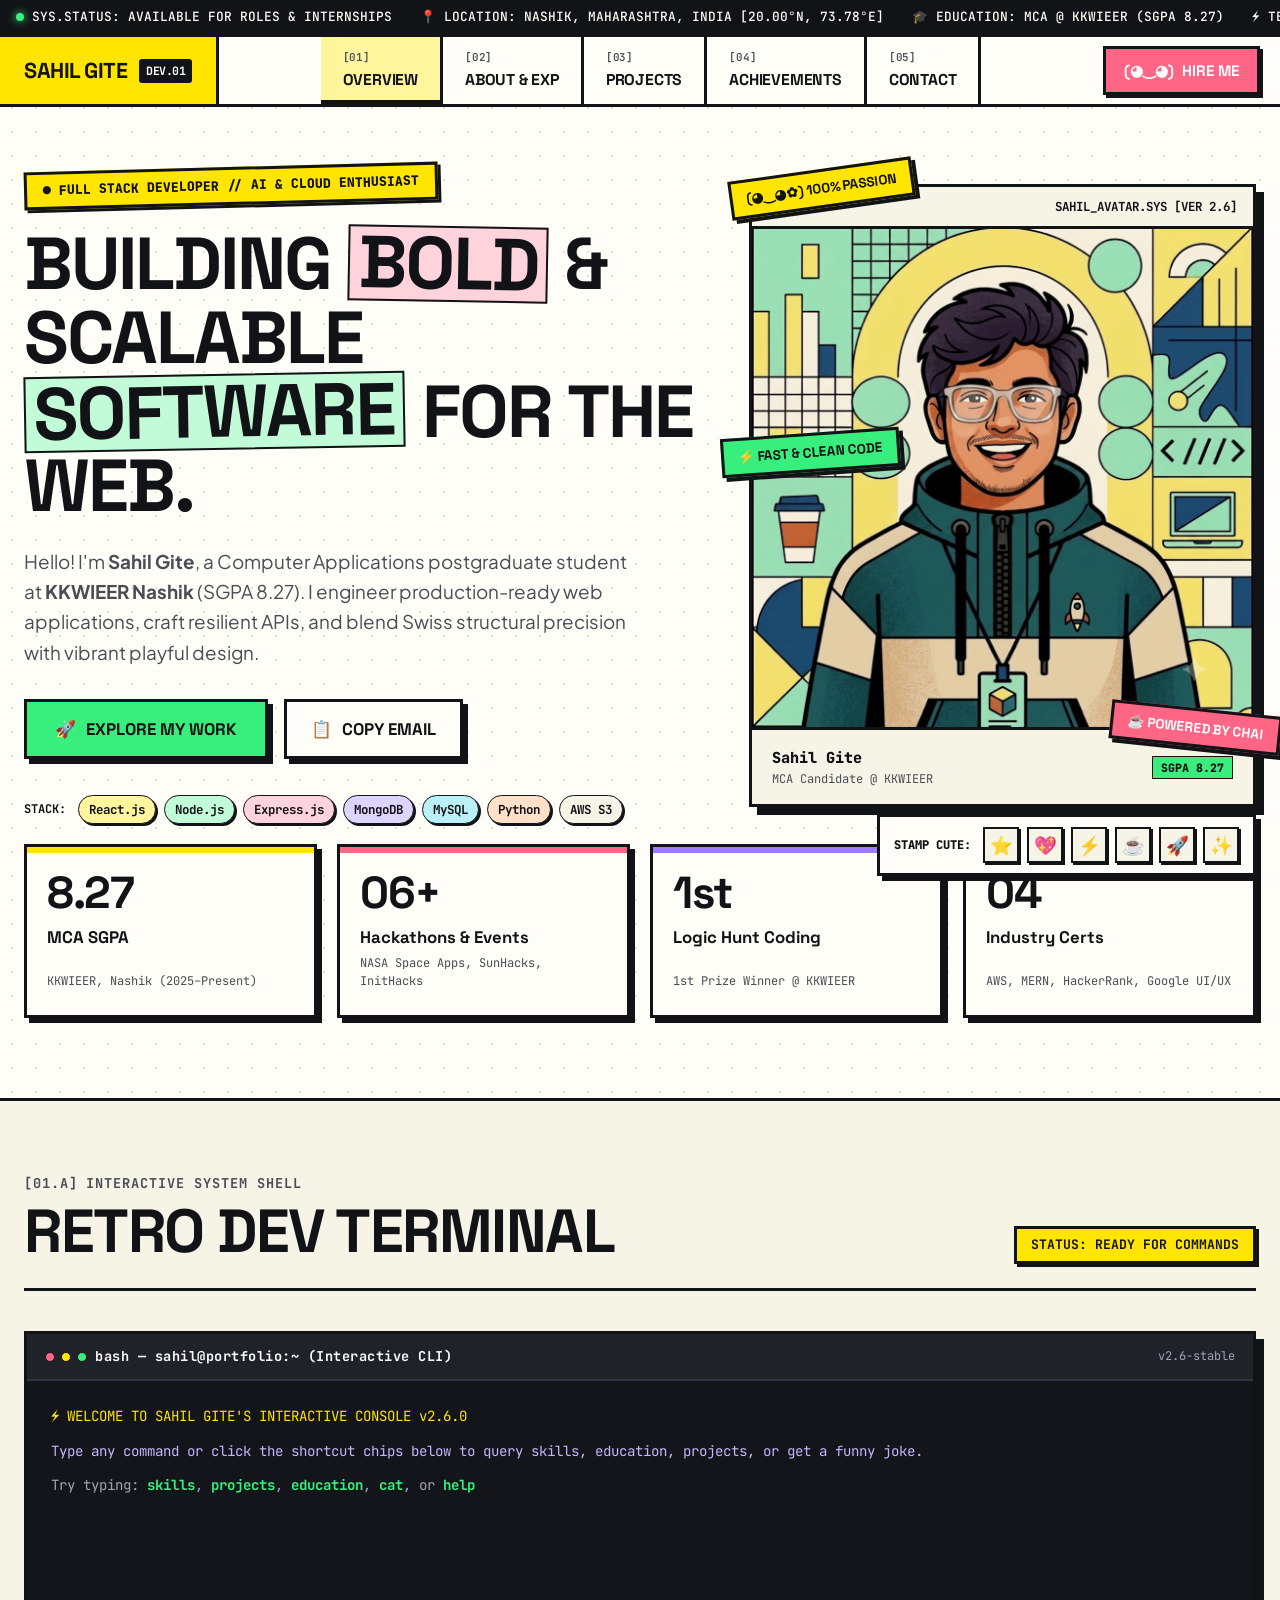
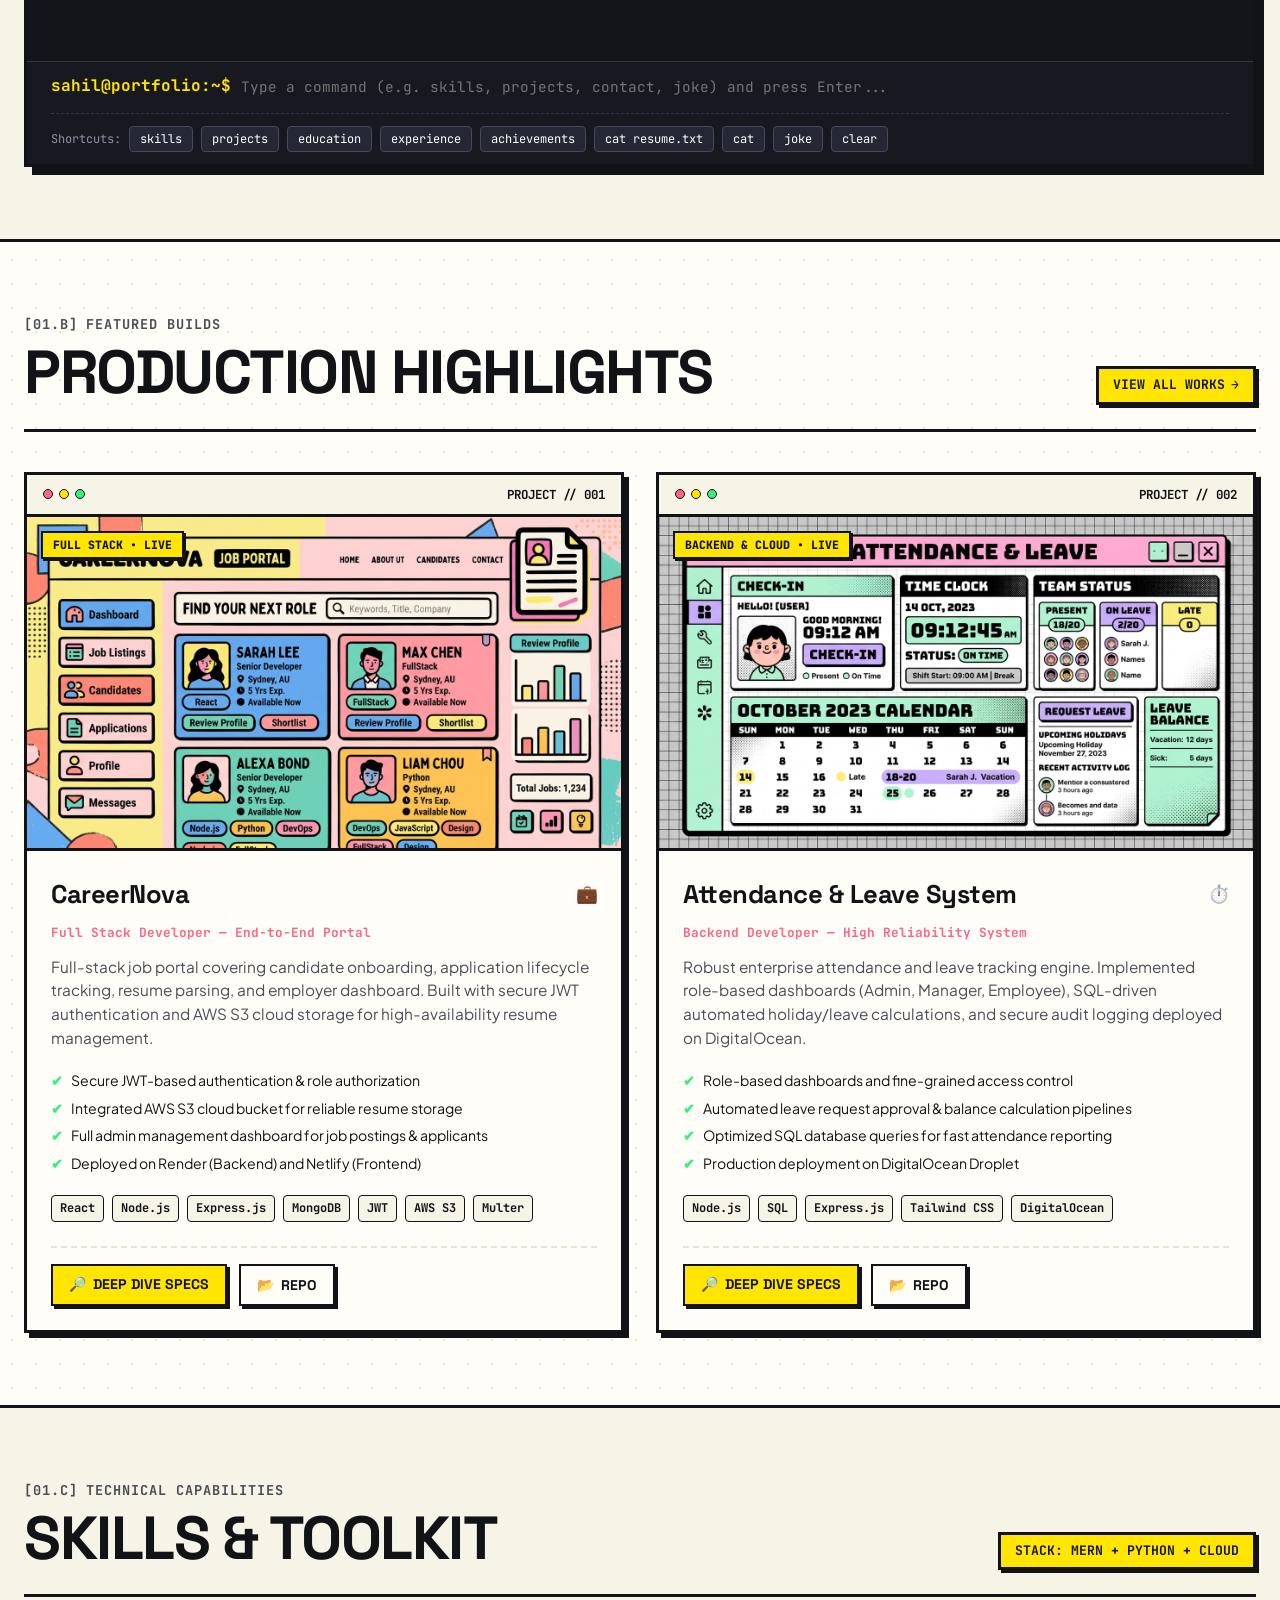
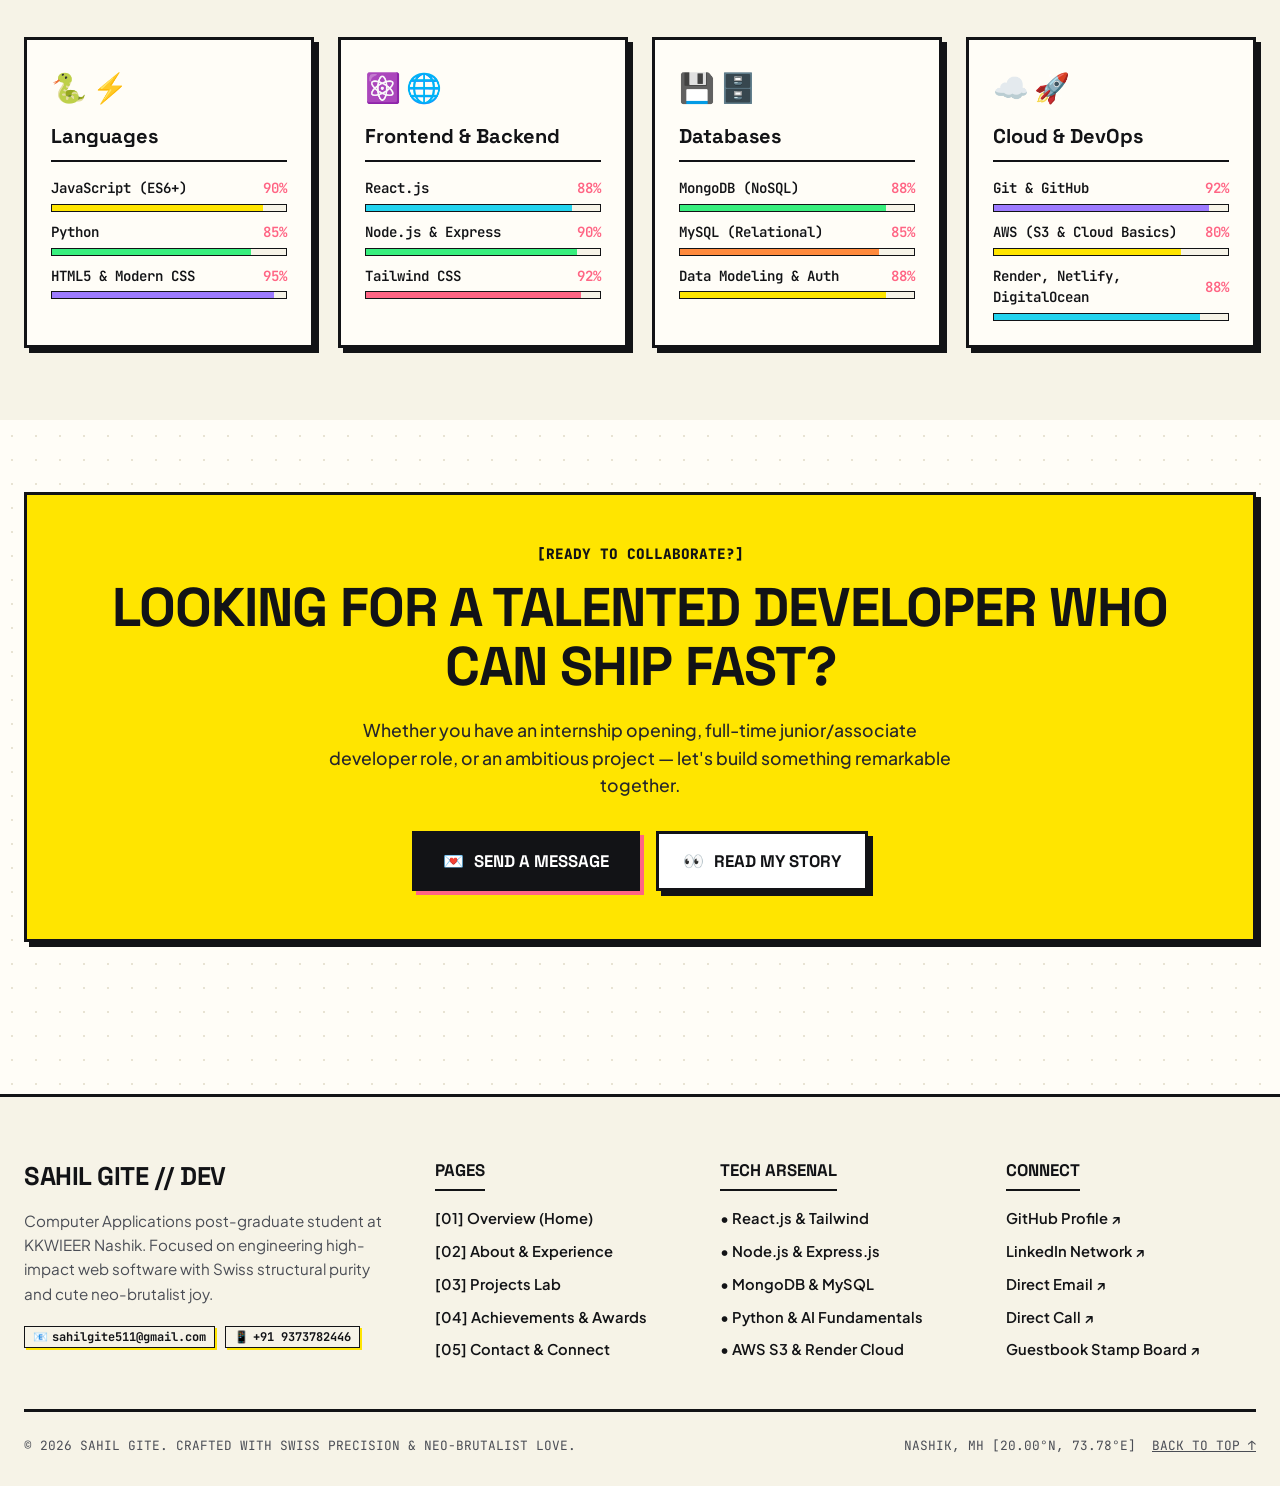
<file: index.html>
<!DOCTYPE html>
<html lang="en">
<head>
  <meta charset="UTF-8">
  <meta name="viewport" content="width=device-width, initial-scale=1.0">
  <title>Sahil Gite — Full Stack Developer & AI/Cloud Enthusiast</title>
  <meta name="description" content="Portfolio of Sahil Gite — Full Stack Developer (React, Node.js, Express, MongoDB, Python). MCA student at KKWIEER Nashik.">
  <meta name="keywords" content="Sahil Gite, Full Stack Developer, Nashik, Portfolio, MCA KKWIEER, React, Node.js, Brutalism">
  <link rel="stylesheet" href="css/style.css">
  <link rel="icon" href="data:image/svg+xml,<svg xmlns=%22http://www.w3.org/2000/svg%22 viewBox=%220%22%20%220%22%20%22100%22%20%22100%22><text y=%22.9em%22 font-size=%2290%22>⚡</text></svg>">
</head>
<body>

  <!-- Top System & Ticker Utility Bar -->
  <aside class="top-system-bar" aria-label="System status bar">
    <div class="system-ticker-marquee">
      <div class="system-ticker-item">
        <span class="pulse-dot"></span> <span>SYS.STATUS: AVAILABLE FOR ROLES & INTERNSHIPS</span>
      </div>
      <div class="system-ticker-item">
        <span>📍 LOCATION: NASHIK, MAHARASHTRA, INDIA [20.00°N, 73.78°E]</span>
      </div>
      <div class="system-ticker-item">
        <span>🎓 EDUCATION: MCA @ KKWIEER (SGPA 8.27)</span>
      </div>
      <div class="system-ticker-item">
        <span>⚡ TECH: REACT • NODE.JS • EXPRESS • MONGO • PYTHON • AWS</span>
      </div>
      <div class="system-ticker-item">
        <span class="pulse-dot"></span> <span>SYS.STATUS: AVAILABLE FOR ROLES & INTERNSHIPS</span>
      </div>
    </div>

    <div class="system-actions">
      <span id="liveClock" style="font-weight:700; color:var(--accent-yellow);">13:20:00 IST</span>
      <button class="system-btn" id="audioToggleBtn" title="Toggle cute sound effects">
        <span>🔇</span> SOUND: OFF
      </button>
      <button class="system-btn" id="themeToggleBtn" title="Switch theme">
        <span>🎨</span> ☀️ LIGHT
      </button>
    </div>
  </aside>

  <!-- Main Swiss Header Navigation -->
  <header class="site-header">
    <div class="nav-container">
      <a href="index.html" class="brand-badge" id="brandLogo">
        <span>SAHIL GITE</span>
        <span class="brand-stamp">DEV.01</span>
      </a>

      <button class="mobile-nav-toggle" id="mobileNavToggle" aria-label="Toggle navigation menu">
        ☰ MENU
      </button>

      <nav>
        <ul class="nav-links" id="navLinks">
          <li class="nav-item">
            <a href="index.html" class="nav-link active">
              <span class="nav-idx">[01]</span>
              <span>OVERVIEW</span>
            </a>
          </li>
          <li class="nav-item">
            <a href="about.html" class="nav-link">
              <span class="nav-idx">[02]</span>
              <span>ABOUT & EXP</span>
            </a>
          </li>
          <li class="nav-item">
            <a href="projects.html" class="nav-link">
              <span class="nav-idx">[03]</span>
              <span>PROJECTS</span>
            </a>
          </li>
          <li class="nav-item">
            <a href="achievements.html" class="nav-link">
              <span class="nav-idx">[04]</span>
              <span>ACHIEVEMENTS</span>
            </a>
          </li>
          <li class="nav-item">
            <a href="contact.html" class="nav-link">
              <span class="nav-idx">[05]</span>
              <span>CONTACT</span>
            </a>
          </li>
        </ul>
      </nav>

      <div class="nav-cta">
        <a href="contact.html" class="cta-button" id="navHireMeBtn">
          <span>(◕‿◕)</span> HIRE ME
        </a>
      </div>
    </div>
  </header>

  <!-- Main Content -->
  <main>
    <!-- HERO SECTION -->
    <section class="hero-wrapper">
      <div class="container">
        <div class="hero-grid">
          
          <!-- Hero Text Column -->
          <div class="hero-content-col">
            <div class="hero-badge-tag">
              <span>●</span> FULL STACK DEVELOPER // AI & CLOUD ENTHUSIAST
            </div>

            <h1 class="hero-headline">
              BUILDING <span class="highlight-pink">BOLD</span> &amp; SCALABLE <span class="highlight-mint">SOFTWARE</span> FOR THE WEB.
            </h1>

            <p class="hero-description">
              Hello! I'm <strong>Sahil Gite</strong>, a Computer Applications postgraduate student at <strong>KKWIEER Nashik</strong> (SGPA 8.27). I engineer production-ready web applications, craft resilient APIs, and blend Swiss structural precision with vibrant playful design.
            </p>

            <div class="hero-actions-row">
              <a href="projects.html" class="btn-primary" id="heroExploreProjectsBtn">
                <span>🚀</span> EXPLORE MY WORK
              </a>
              <button class="btn-secondary" onclick="window.copyText('sahilgite511@gmail.com', 'Sahil\'s Email')" id="heroCopyEmailBtn">
                <span>📋</span> COPY EMAIL
              </button>
            </div>

            <div class="hero-tag-pills">
              <span class="pill-label">STACK:</span>
              <span class="tag-pill" style="background:var(--accent-yellow-light);">React.js</span>
              <span class="tag-pill" style="background:var(--accent-mint-light);">Node.js</span>
              <span class="tag-pill" style="background:var(--accent-pink-light);">Express.js</span>
              <span class="tag-pill" style="background:var(--accent-purple-light);">MongoDB</span>
              <span class="tag-pill" style="background:var(--accent-cyan-light);">MySQL</span>
              <span class="tag-pill" style="background:var(--accent-orange-light);">Python</span>
              <span class="tag-pill">AWS S3</span>
            </div>
          </div>

          <!-- Hero Avatar & Badges Column -->
          <div class="hero-avatar-box">
            <!-- Floating Cute Neo-Brutalist Badges -->
            <div class="floating-sticker sticker-1" title="Drag me!">
              (◕‿◕✿) 100% PASSION
            </div>
            <div class="floating-sticker sticker-3" title="Drag me!">
              ⚡ FAST &amp; CLEAN CODE
            </div>
            <div class="floating-sticker sticker-2" title="Drag me!">
              ☕ POWERED BY CHAI
            </div>

            <div class="avatar-frame">
              <div class="card-header-bar">
                <div class="window-dots">
                  <span class="window-dot red"></span>
                  <span class="window-dot yellow"></span>
                  <span class="window-dot green"></span>
                </div>
                <span>SAHIL_AVATAR.SYS [VER 2.6]</span>
              </div>
              <div class="avatar-image-wrap">
                <img src="assets/images/sahil_avatar.jpg" alt="Official Neo-Brutalist Portrait of Sahil Gite" width="600" height="600" loading="eager">
              </div>
              <div class="avatar-footer-meta">
                <div>
                  <div class="meta-title">Sahil Gite</div>
                  <div class="meta-subtitle">MCA Candidate @ KKWIEER</div>
                </div>
                <div style="text-align:right;">
                  <span style="background:var(--accent-mint); font-size:0.72rem; padding:3px 8px; font-weight:800; border:1px solid #121316;">
                    SGPA 8.27
                  </span>
                </div>
              </div>
            </div>
          </div>

        </div>

        <!-- 4-Block Swiss Modular Stats Strip -->
        <div class="stats-strip-grid">
          <div class="stat-block yellow">
            <div>
              <div class="stat-number">8.27</div>
              <div class="stat-label">MCA SGPA</div>
            </div>
            <div class="stat-subtext">KKWIEER, Nashik (2025–Present)</div>
          </div>

          <div class="stat-block pink">
            <div>
              <div class="stat-number">06+</div>
              <div class="stat-label">Hackathons &amp; Events</div>
            </div>
            <div class="stat-subtext">NASA Space Apps, SunHacks, InitHacks</div>
          </div>

          <div class="stat-block purple">
            <div>
              <div class="stat-number">1st</div>
              <div class="stat-label">Logic Hunt Coding</div>
            </div>
            <div class="stat-subtext">1st Prize Winner @ KKWIEER</div>
          </div>

          <div class="stat-block mint">
            <div>
              <div class="stat-number">04</div>
              <div class="stat-label">Industry Certs</div>
            </div>
            <div class="stat-subtext">AWS, MERN, HackerRank, Google UI/UX</div>
          </div>
        </div>

      </div>
    </section>

    <!-- INTERACTIVE RETRO TERMINAL SECTION -->
    <section class="section-spacing" style="background: var(--bg-secondary); border-top: var(--border-width) solid var(--border-color); border-bottom: var(--border-width) solid var(--border-color);">
      <div class="container">
        
        <div class="section-header">
          <div>
            <div class="section-label">
              <span>[01.A]</span> INTERACTIVE SYSTEM SHELL
            </div>
            <h2 class="section-title">RETRO DEV TERMINAL</h2>
          </div>
          <div class="section-meta-tag">
            STATUS: READY FOR COMMANDS
          </div>
        </div>

        <div class="brutal-terminal">
          <div class="terminal-header">
            <div style="display:flex; align-items:center; gap:8px;">
              <div class="window-dots">
                <span class="window-dot red"></span>
                <span class="window-dot yellow"></span>
                <span class="window-dot green"></span>
              </div>
              <span class="terminal-title">bash — sahil@portfolio:~ (Interactive CLI)</span>
            </div>
            <span style="font-size:0.75rem; color:#A0A5B5;">v2.6-stable</span>
          </div>

          <div class="terminal-body" id="terminalOutput">
            <div style="color:var(--accent-yellow); margin-bottom:12px;">
              ⚡ WELCOME TO SAHIL GITE'S INTERACTIVE CONSOLE v2.6.0
            </div>
            <div style="color:#C4B5FD; margin-bottom:12px;">
              Type any command or click the shortcut chips below to query skills, education, projects, or get a funny joke.
            </div>
            <div style="color:#A0A5B5; margin-bottom:16px;">
              Try typing: <strong style="color:var(--accent-mint);">skills</strong>, <strong style="color:var(--accent-mint);">projects</strong>, <strong style="color:var(--accent-mint);">education</strong>, <strong style="color:var(--accent-mint);">cat</strong>, or <strong style="color:var(--accent-mint);">help</strong>
            </div>
          </div>

          <div style="padding: 12px 24px; border-top: 1px solid #323542; background: #181920;">
            <div class="terminal-prompt-line" style="margin-top:0;">
              <span class="terminal-prompt-user">sahil@portfolio:~$</span>
              <input type="text" id="terminalInput" class="terminal-input" placeholder="Type a command (e.g. skills, projects, contact, joke) and press Enter..." autocomplete="off" spellcheck="false">
            </div>

            <div class="terminal-suggestions">
              <span style="font-size:0.75rem; color:#8E93A6; align-self:center;">Shortcuts:</span>
              <button class="terminal-suggestion-chip" data-cmd="skills">skills</button>
              <button class="terminal-suggestion-chip" data-cmd="projects">projects</button>
              <button class="terminal-suggestion-chip" data-cmd="education">education</button>
              <button class="terminal-suggestion-chip" data-cmd="experience">experience</button>
              <button class="terminal-suggestion-chip" data-cmd="achievements">achievements</button>
              <button class="terminal-suggestion-chip" data-cmd="cat resume.txt">cat resume.txt</button>
              <button class="terminal-suggestion-chip" data-cmd="cat">cat</button>
              <button class="terminal-suggestion-chip" data-cmd="joke">joke</button>
              <button class="terminal-suggestion-chip" data-cmd="clear">clear</button>
            </div>
          </div>
        </div>

      </div>
    </section>

    <!-- FEATURED PROJECTS SPOTLIGHT SECTION -->
    <section class="section-spacing">
      <div class="container">
        
        <div class="section-header">
          <div>
            <div class="section-label">
              <span>[01.B]</span> FEATURED BUILDS
            </div>
            <h2 class="section-title">PRODUCTION HIGHLIGHTS</h2>
          </div>
          <a href="projects.html" class="section-meta-tag" style="text-decoration:none; display:inline-flex; align-items:center; gap:6px;">
            <span>VIEW ALL WORKS</span> <span>→</span>
          </a>
        </div>

        <div class="projects-grid">
          
          <!-- Project 01: CareerNova -->
          <article class="project-card">
            <div class="card-header-bar">
              <div class="window-dots">
                <span class="window-dot red"></span>
                <span class="window-dot yellow"></span>
                <span class="window-dot green"></span>
              </div>
              <span>PROJECT // 001</span>
            </div>
            <div class="project-thumbnail">
              <span class="project-category-tag">FULL STACK • LIVE</span>
              <img src="assets/images/project_careernova.jpg" alt="CareerNova Job Portal UI Screenshot" width="800" height="450" loading="lazy">
            </div>
            <div class="project-content">
              <div class="project-title">
                <span>CareerNova</span>
                <span style="font-size:1.1rem;">💼</span>
              </div>
              <div class="project-role">Full Stack Developer — End-to-End Portal</div>
              <p class="project-desc">
                Full-stack job portal covering candidate onboarding, application lifecycle tracking, resume parsing, and employer dashboard. Built with secure JWT authentication and AWS S3 cloud storage for high-availability resume management.
              </p>
              <ul class="project-feature-list">
                <li class="project-feature-item">Secure JWT-based authentication &amp; role authorization</li>
                <li class="project-feature-item">Integrated AWS S3 cloud bucket for reliable resume storage</li>
                <li class="project-feature-item">Full admin management dashboard for job postings &amp; applicants</li>
                <li class="project-feature-item">Deployed on Render (Backend) and Netlify (Frontend)</li>
              </ul>
              <div class="project-tech-tags">
                <span class="tech-tag">React</span>
                <span class="tech-tag">Node.js</span>
                <span class="tech-tag">Express.js</span>
                <span class="tech-tag">MongoDB</span>
                <span class="tech-tag">JWT</span>
                <span class="tech-tag">AWS S3</span>
                <span class="tech-tag">Multer</span>
              </div>
              <div class="project-actions">
                <a href="projects.html#careernova" class="btn-card highlight">
                  <span>🔎</span> DEEP DIVE SPECS
                </a>
                <button class="btn-card" onclick="window.copyText('https://github.com/sahilgite', 'GitHub Repo')">
                  <span>📂</span> REPO
                </button>
              </div>
            </div>
          </article>

          <!-- Project 02: Employee Attendance System -->
          <article class="project-card">
            <div class="card-header-bar">
              <div class="window-dots">
                <span class="window-dot red"></span>
                <span class="window-dot yellow"></span>
                <span class="window-dot green"></span>
              </div>
              <span>PROJECT // 002</span>
            </div>
            <div class="project-thumbnail">
              <span class="project-category-tag">BACKEND &amp; CLOUD • LIVE</span>
              <img src="assets/images/project_attendance.jpg" alt="Employee Attendance System Dashboard UI Screenshot" width="800" height="450" loading="lazy">
            </div>
            <div class="project-content">
              <div class="project-title">
                <span>Attendance &amp; Leave System</span>
                <span style="font-size:1.1rem;">⏱️</span>
              </div>
              <div class="project-role">Backend Developer — High Reliability System</div>
              <p class="project-desc">
                Robust enterprise attendance and leave tracking engine. Implemented role-based dashboards (Admin, Manager, Employee), SQL-driven automated holiday/leave calculations, and secure audit logging deployed on DigitalOcean.
              </p>
              <ul class="project-feature-list">
                <li class="project-feature-item">Role-based dashboards and fine-grained access control</li>
                <li class="project-feature-item">Automated leave request approval &amp; balance calculation pipelines</li>
                <li class="project-feature-item">Optimized SQL database queries for fast attendance reporting</li>
                <li class="project-feature-item">Production deployment on DigitalOcean Droplet</li>
              </ul>
              <div class="project-tech-tags">
                <span class="tech-tag">Node.js</span>
                <span class="tech-tag">SQL</span>
                <span class="tech-tag">Express.js</span>
                <span class="tech-tag">Tailwind CSS</span>
                <span class="tech-tag">DigitalOcean</span>
              </div>
              <div class="project-actions">
                <a href="projects.html#attendance" class="btn-card highlight">
                  <span>🔎</span> DEEP DIVE SPECS
                </a>
                <button class="btn-card" onclick="window.copyText('https://github.com/sahilgite', 'GitHub Repo')">
                  <span>📂</span> REPO
                </button>
              </div>
            </div>
          </article>

        </div>

      </div>
    </section>

    <!-- CORE TECHNICAL MATRIX -->
    <section class="section-spacing" style="background: var(--bg-secondary); border-top: var(--border-width) solid var(--border-color);">
      <div class="container">
        
        <div class="section-header">
          <div>
            <div class="section-label">
              <span>[01.C]</span> TECHNICAL CAPABILITIES
            </div>
            <h2 class="section-title">SKILLS &amp; TOOLKIT</h2>
          </div>
          <div class="section-meta-tag">
            STACK: MERN + PYTHON + CLOUD
          </div>
        </div>

        <div class="skills-matrix-grid">
          
          <!-- Category 1: Languages -->
          <div class="skill-category-card">
            <div class="skill-icon-header">🐍 ⚡</div>
            <h3 class="skill-category-title">Languages</h3>
            <ul class="skill-list">
              <li>
                <div class="skill-item-row">
                  <span>JavaScript (ES6+)</span>
                  <span style="color:var(--accent-pink);">90%</span>
                </div>
                <div class="skill-bar-outer">
                  <div class="skill-bar-inner" style="width:90%; background:var(--accent-yellow);"></div>
                </div>
              </li>
              <li>
                <div class="skill-item-row">
                  <span>Python</span>
                  <span style="color:var(--accent-pink);">85%</span>
                </div>
                <div class="skill-bar-outer">
                  <div class="skill-bar-inner" style="width:85%; background:var(--accent-mint);"></div>
                </div>
              </li>
              <li>
                <div class="skill-item-row">
                  <span>HTML5 &amp; Modern CSS</span>
                  <span style="color:var(--accent-pink);">95%</span>
                </div>
                <div class="skill-bar-outer">
                  <div class="skill-bar-inner" style="width:95%; background:var(--accent-purple);"></div>
                </div>
              </li>
            </ul>
          </div>

          <!-- Category 2: Technologies & Frameworks -->
          <div class="skill-category-card">
            <div class="skill-icon-header">⚛️ 🌐</div>
            <h3 class="skill-category-title">Frontend &amp; Backend</h3>
            <ul class="skill-list">
              <li>
                <div class="skill-item-row">
                  <span>React.js</span>
                  <span style="color:var(--accent-pink);">88%</span>
                </div>
                <div class="skill-bar-outer">
                  <div class="skill-bar-inner" style="width:88%; background:var(--accent-cyan);"></div>
                </div>
              </li>
              <li>
                <div class="skill-item-row">
                  <span>Node.js &amp; Express</span>
                  <span style="color:var(--accent-pink);">90%</span>
                </div>
                <div class="skill-bar-outer">
                  <div class="skill-bar-inner" style="width:90%; background:var(--accent-mint);"></div>
                </div>
              </li>
              <li>
                <div class="skill-item-row">
                  <span>Tailwind CSS</span>
                  <span style="color:var(--accent-pink);">92%</span>
                </div>
                <div class="skill-bar-outer">
                  <div class="skill-bar-inner" style="width:92%; background:var(--accent-pink);"></div>
                </div>
              </li>
            </ul>
          </div>

          <!-- Category 3: Databases -->
          <div class="skill-category-card">
            <div class="skill-icon-header">💾 🗄️</div>
            <h3 class="skill-category-title">Databases</h3>
            <ul class="skill-list">
              <li>
                <div class="skill-item-row">
                  <span>MongoDB (NoSQL)</span>
                  <span style="color:var(--accent-pink);">88%</span>
                </div>
                <div class="skill-bar-outer">
                  <div class="skill-bar-inner" style="width:88%; background:var(--accent-mint);"></div>
                </div>
              </li>
              <li>
                <div class="skill-item-row">
                  <span>MySQL (Relational)</span>
                  <span style="color:var(--accent-pink);">85%</span>
                </div>
                <div class="skill-bar-outer">
                  <div class="skill-bar-inner" style="width:85%; background:var(--accent-orange);"></div>
                </div>
              </li>
              <li>
                <div class="skill-item-row">
                  <span>Data Modeling &amp; Auth</span>
                  <span style="color:var(--accent-pink);">88%</span>
                </div>
                <div class="skill-bar-outer">
                  <div class="skill-bar-inner" style="width:88%; background:var(--accent-yellow);"></div>
                </div>
              </li>
            </ul>
          </div>

          <!-- Category 4: Tools & Cloud -->
          <div class="skill-category-card">
            <div class="skill-icon-header">☁️ 🚀</div>
            <h3 class="skill-category-title">Cloud &amp; DevOps</h3>
            <ul class="skill-list">
              <li>
                <div class="skill-item-row">
                  <span>Git &amp; GitHub</span>
                  <span style="color:var(--accent-pink);">92%</span>
                </div>
                <div class="skill-bar-outer">
                  <div class="skill-bar-inner" style="width:92%; background:var(--accent-purple);"></div>
                </div>
              </li>
              <li>
                <div class="skill-item-row">
                  <span>AWS (S3 &amp; Cloud Basics)</span>
                  <span style="color:var(--accent-pink);">80%</span>
                </div>
                <div class="skill-bar-outer">
                  <div class="skill-bar-inner" style="width:80%; background:var(--accent-yellow);"></div>
                </div>
              </li>
              <li>
                <div class="skill-item-row">
                  <span>Render, Netlify, DigitalOcean</span>
                  <span style="color:var(--accent-pink);">88%</span>
                </div>
                <div class="skill-bar-outer">
                  <div class="skill-bar-inner" style="width:88%; background:var(--accent-cyan);"></div>
                </div>
              </li>
            </ul>
          </div>

        </div>

      </div>
    </section>

    <!-- CALL TO ACTION BANNER -->
    <section class="section-spacing">
      <div class="container">
        <div class="brutal-card" style="background:var(--accent-yellow); padding: 48px; text-align:center; transform:none;">
          <div style="font-family:var(--font-mono); font-weight:800; font-size:0.9rem; margin-bottom:12px;">
            [READY TO COLLABORATE?]
          </div>
          <h2 style="font-family:var(--font-display); font-size:clamp(2rem, 5vw, 3.4rem); font-weight:800; letter-spacing:-1px; margin-bottom:20px; line-height:1.1;">
            LOOKING FOR A TALENTED DEVELOPER WHO CAN SHIP FAST?
          </h2>
          <p style="font-size:1.1rem; max-width:640px; margin:0 auto 32px; color:#27272A; font-weight:500;">
            Whether you have an internship opening, full-time junior/associate developer role, or an ambitious project — let's build something remarkable together.
          </p>
          <div style="display:flex; justify-content:center; gap:16px; flex-wrap:wrap;">
            <a href="contact.html" class="btn-primary" style="background:var(--ink); color:#FFF; box-shadow: 4px 4px 0px var(--accent-pink);">
              <span>💌</span> SEND A MESSAGE
            </a>
            <a href="about.html" class="btn-secondary" style="background:#FFF;">
              <span>👀</span> READ MY STORY
            </a>
          </div>
        </div>
      </div>
    </section>
  </main>

  <!-- Interactive Sticker Tray Overlay -->
  <div class="sticker-palette-tray" aria-label="Cute Sticker Palette">
    <span class="sticker-tray-title">STAMP CUTE:</span>
    <button class="tray-sticker-btn" data-emoji="⭐" title="Star Sticker">⭐</button>
    <button class="tray-sticker-btn" data-emoji="💖" title="Heart Sticker">💖</button>
    <button class="tray-sticker-btn" data-emoji="⚡" title="Lightning Sticker">⚡</button>
    <button class="tray-sticker-btn" data-emoji="☕" title="Coffee/Chai Sticker">☕</button>
    <button class="tray-sticker-btn" data-emoji="🚀" title="Rocket Sticker">🚀</button>
    <button class="tray-sticker-btn" data-emoji="✨" title="Sparkle Sticker">✨</button>
  </div>

  <!-- Swiss Brutalist Footer -->
  <footer class="site-footer">
    <div class="container">
      <div class="footer-top-grid">
        <div class="footer-brand">
          <h3>SAHIL GITE // DEV</h3>
          <p>
            Computer Applications post-graduate student at KKWIEER Nashik. Focused on engineering high-impact web software with Swiss structural purity and cute neo-brutalist joy.
          </p>
          <div style="display:flex; gap:10px;">
            <button class="system-btn" onclick="window.copyText('sahilgite511@gmail.com', 'Email')">
              <span>📧</span> sahilgite511@gmail.com
            </button>
            <button class="system-btn" onclick="window.copyText('+919373782446', 'Phone')">
              <span>📱</span> +91 9373782446
            </button>
          </div>
        </div>

        <div class="footer-col">
          <h4>PAGES</h4>
          <ul class="footer-nav-list">
            <li><a href="index.html">[01] Overview (Home)</a></li>
            <li><a href="about.html">[02] About &amp; Experience</a></li>
            <li><a href="projects.html">[03] Projects Lab</a></li>
            <li><a href="achievements.html">[04] Achievements &amp; Awards</a></li>
            <li><a href="contact.html">[05] Contact &amp; Connect</a></li>
          </ul>
        </div>

        <div class="footer-col">
          <h4>TECH ARSENAL</h4>
          <ul class="footer-nav-list">
            <li><span>• React.js &amp; Tailwind</span></li>
            <li><span>• Node.js &amp; Express.js</span></li>
            <li><span>• MongoDB &amp; MySQL</span></li>
            <li><span>• Python &amp; AI Fundamentals</span></li>
            <li><span>• AWS S3 &amp; Render Cloud</span></li>
          </ul>
        </div>

        <div class="footer-col">
          <h4>CONNECT</h4>
          <ul class="footer-nav-list">
            <li><a href="https://github.com" target="_blank" rel="noopener">GitHub Profile ↗</a></li>
            <li><a href="https://linkedin.com" target="_blank" rel="noopener">LinkedIn Network ↗</a></li>
            <li><a href="mailto:sahilgite511@gmail.com">Direct Email ↗</a></li>
            <li><a href="tel:+919373782446">Direct Call ↗</a></li>
            <li><a href="contact.html">Guestbook Stamp Board ↗</a></li>
          </ul>
        </div>
      </div>

      <div class="footer-bottom-bar">
        <div>
          <span>© 2026 SAHIL GITE. CRAFTED WITH SWISS PRECISION &amp; NEO-BRUTALIST LOVE.</span>
        </div>
        <div style="display:flex; gap:16px; align-items:center;">
          <span>NASHIK, MH [20.00°N, 73.78°E]</span>
          <a href="#" style="text-decoration:underline;">BACK TO TOP ↑</a>
        </div>
      </div>
    </div>
  </footer>

  <script src="js/main.js"></script>
  <script src="js/terminal.js"></script>
</body>
</html>
</file>
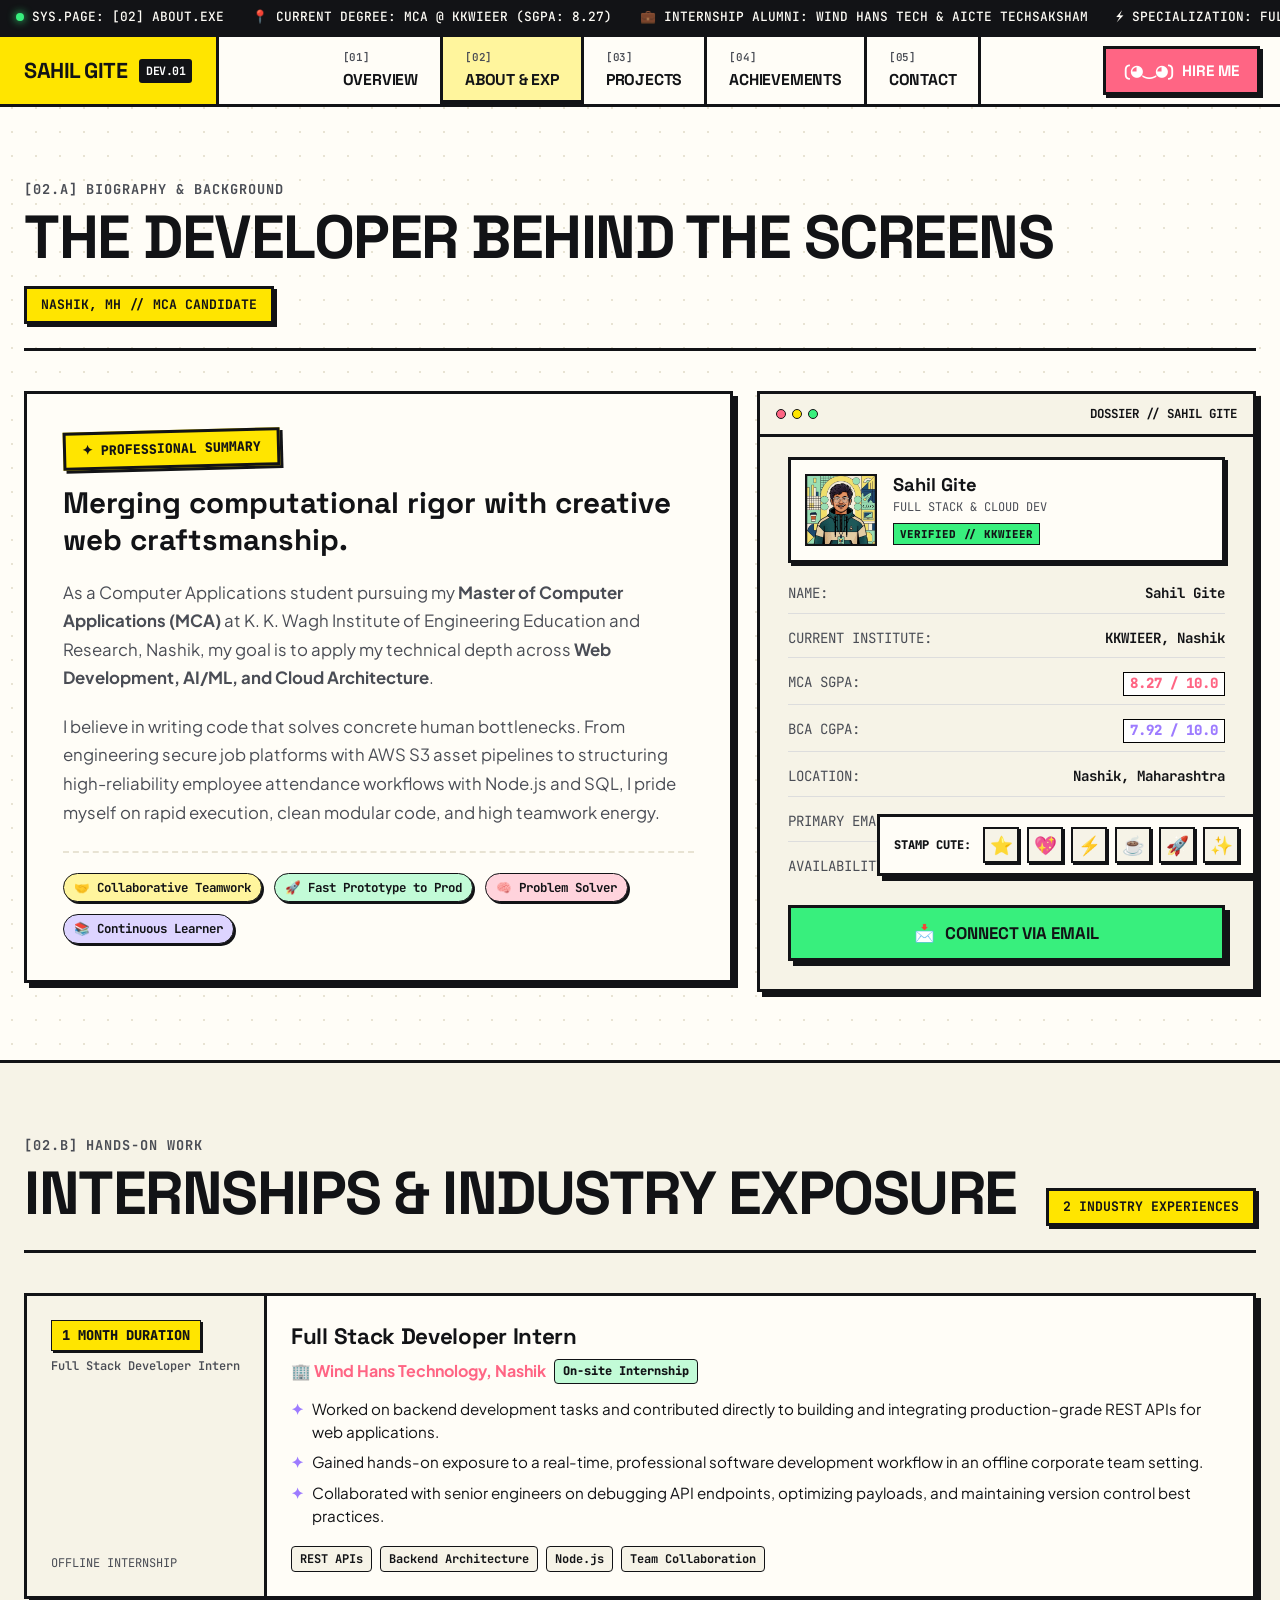
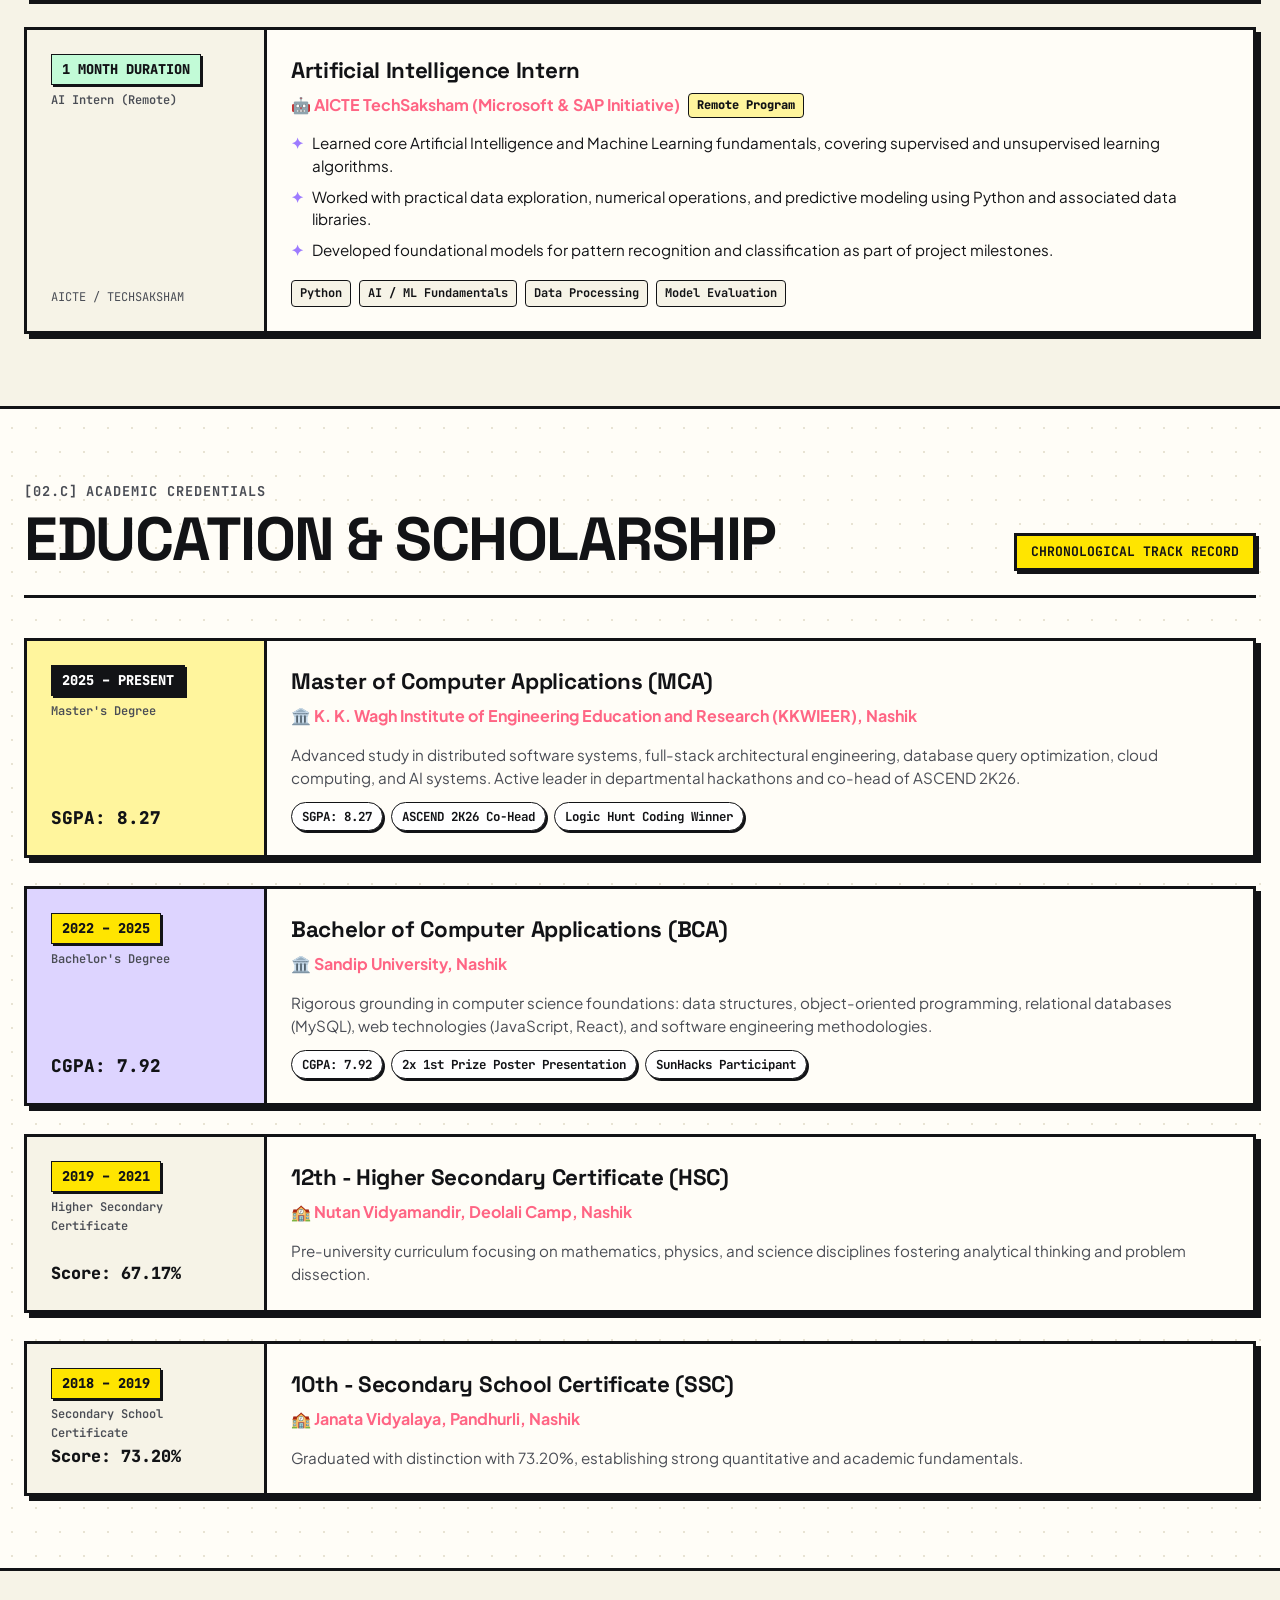
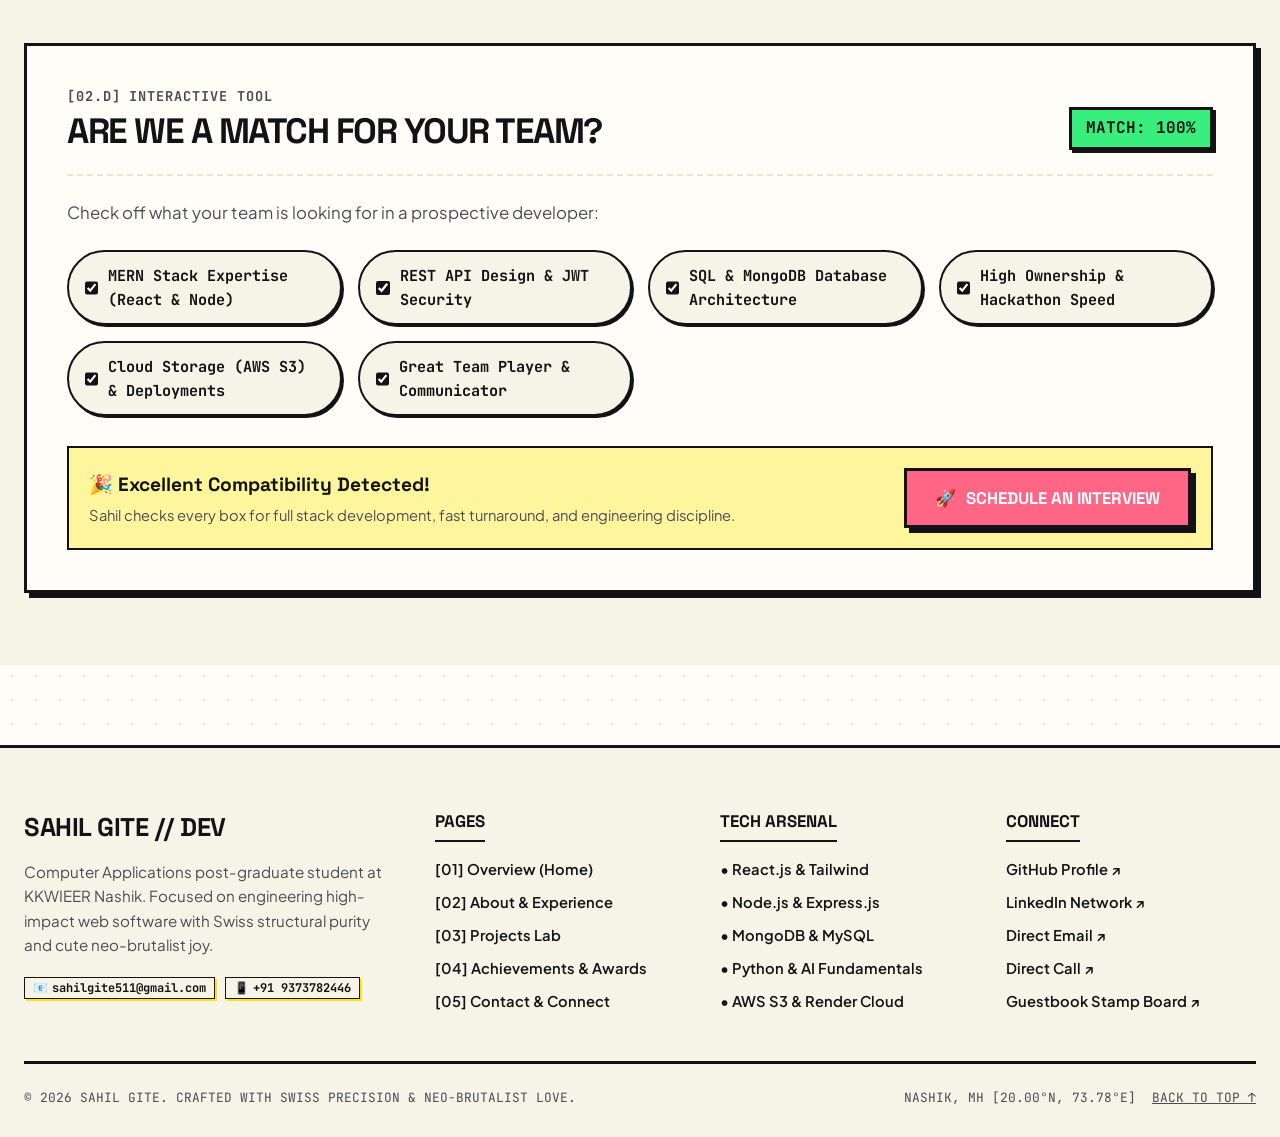
<file: about.html>
<!DOCTYPE html>
<html lang="en">
<head>
  <meta charset="UTF-8">
  <meta name="viewport" content="width=device-width, initial-scale=1.0">
  <title>About Sahil Gite — Journey, Experience &amp; Education</title>
  <meta name="description" content="Learn about Sahil Gite, Full Stack Developer and MCA student at KKWIEER Nashik. Experience at Wind Hans Technology & AICTE TechSaksham.">
  <link rel="stylesheet" href="css/style.css">
  <link rel="icon" href="data:image/svg+xml,<svg xmlns=%22http://www.w3.org/2000/svg%22 viewBox=%220%22%20%220%22%20%22100%22%20%22100%22><text y=%22.9em%22 font-size=%2290%22>⚡</text></svg>">
</head>
<body>

  <!-- Top System & Ticker Utility Bar -->
  <aside class="top-system-bar" aria-label="System status bar">
    <div class="system-ticker-marquee">
      <div class="system-ticker-item">
        <span class="pulse-dot"></span> <span>SYS.PAGE: [02] ABOUT.EXE</span>
      </div>
      <div class="system-ticker-item">
        <span>📍 CURRENT DEGREE: MCA @ KKWIEER (SGPA: 8.27)</span>
      </div>
      <div class="system-ticker-item">
        <span>💼 INTERNSHIP ALUMNI: WIND HANS TECH &amp; AICTE TECHSAKSHAM</span>
      </div>
      <div class="system-ticker-item">
        <span>⚡ SPECIALIZATION: FULL STACK MERN, PYTHON &amp; CLOUD DEPLOYMENTS</span>
      </div>
      <div class="system-ticker-item">
        <span class="pulse-dot"></span> <span>SYS.PAGE: [02] ABOUT.EXE</span>
      </div>
    </div>

    <div class="system-actions">
      <span id="liveClock" style="font-weight:700; color:var(--accent-yellow);">13:20:00 IST</span>
      <button class="system-btn" id="audioToggleBtn" title="Toggle cute sound effects">
        <span>🔇</span> SOUND: OFF
      </button>
      <button class="system-btn" id="themeToggleBtn" title="Switch theme">
        <span>🎨</span> ☀️ LIGHT
      </button>
    </div>
  </aside>

  <!-- Main Swiss Header Navigation -->
  <header class="site-header">
    <div class="nav-container">
      <a href="index.html" class="brand-badge" id="brandLogo">
        <span>SAHIL GITE</span>
        <span class="brand-stamp">DEV.01</span>
      </a>

      <button class="mobile-nav-toggle" id="mobileNavToggle" aria-label="Toggle navigation menu">
        ☰ MENU
      </button>

      <nav>
        <ul class="nav-links" id="navLinks">
          <li class="nav-item">
            <a href="index.html" class="nav-link">
              <span class="nav-idx">[01]</span>
              <span>OVERVIEW</span>
            </a>
          </li>
          <li class="nav-item">
            <a href="about.html" class="nav-link active">
              <span class="nav-idx">[02]</span>
              <span>ABOUT &amp; EXP</span>
            </a>
          </li>
          <li class="nav-item">
            <a href="projects.html" class="nav-link">
              <span class="nav-idx">[03]</span>
              <span>PROJECTS</span>
            </a>
          </li>
          <li class="nav-item">
            <a href="achievements.html" class="nav-link">
              <span class="nav-idx">[04]</span>
              <span>ACHIEVEMENTS</span>
            </a>
          </li>
          <li class="nav-item">
            <a href="contact.html" class="nav-link">
              <span class="nav-idx">[05]</span>
              <span>CONTACT</span>
            </a>
          </li>
        </ul>
      </nav>

      <div class="nav-cta">
        <a href="contact.html" class="cta-button">
          <span>(◕‿◕)</span> HIRE ME
        </a>
      </div>
    </div>
  </header>

  <!-- Main Page Content -->
  <main>
    <!-- PAGE HERO HEADER -->
    <section class="section-spacing" style="padding-bottom: 20px;">
      <div class="container">
        <div class="section-header">
          <div>
            <div class="section-label">
              <span>[02.A]</span> BIOGRAPHY &amp; BACKGROUND
            </div>
            <h1 class="section-title">THE DEVELOPER BEHIND THE SCREENS</h1>
          </div>
          <div class="section-meta-tag">
            NASHIK, MH // MCA CANDIDATE
          </div>
        </div>

        <!-- 2-Column Swiss Bio Layout -->
        <div class="swiss-grid" style="align-items: flex-start; margin-bottom: 48px;">
          <!-- Left Bio Card -->
          <div style="grid-column: span 7;">
            <div class="brutal-card" style="padding: 36px;">
              <div class="hero-badge-tag" style="margin-bottom: 16px;">
                <span>✦</span> PROFESSIONAL SUMMARY
              </div>
              <h2 style="font-family: var(--font-display); font-size: 1.85rem; font-weight: 800; line-height: 1.25; margin-bottom: 20px;">
                Merging computational rigor with creative web craftsmanship.
              </h2>
              <p style="font-size: 1.05rem; line-height: 1.7; color: var(--ink-secondary); margin-bottom: 20px;">
                As a Computer Applications student pursuing my <strong>Master of Computer Applications (MCA)</strong> at K. K. Wagh Institute of Engineering Education and Research, Nashik, my goal is to apply my technical depth across <strong>Web Development, AI/ML, and Cloud Architecture</strong>.
              </p>
              <p style="font-size: 1.05rem; line-height: 1.7; color: var(--ink-secondary); margin-bottom: 24px;">
                I believe in writing code that solves concrete human bottlenecks. From engineering secure job platforms with AWS S3 asset pipelines to structuring high-reliability employee attendance workflows with Node.js and SQL, I pride myself on rapid execution, clean modular code, and high teamwork energy.
              </p>

              <div style="display:flex; flex-wrap:wrap; gap:12px; padding-top:20px; border-top:2px dashed var(--bg-grid);">
                <span class="tag-pill" style="background:var(--accent-yellow-light);">🤝 Collaborative Teamwork</span>
                <span class="tag-pill" style="background:var(--accent-mint-light);">🚀 Fast Prototype to Prod</span>
                <span class="tag-pill" style="background:var(--accent-pink-light);">🧠 Problem Solver</span>
                <span class="tag-pill" style="background:var(--accent-purple-light);">📚 Continuous Learner</span>
              </div>
            </div>
          </div>

          <!-- Right Snapshot Card -->
          <div style="grid-column: span 5;">
            <div class="brutal-card" style="padding: 28px; background: var(--bg-secondary);">
              <div class="card-header-bar" style="margin: -28px -28px 20px -28px;">
                <div class="window-dots">
                  <span class="window-dot red"></span>
                  <span class="window-dot yellow"></span>
                  <span class="window-dot green"></span>
                </div>
                <span>DOSSIER // SAHIL GITE</span>
              </div>

              <!-- Real Photo ID Header -->
              <div style="display:flex; align-items:center; gap:16px; margin-bottom:20px; padding:14px; background:var(--bg-primary); border:var(--border-width) solid var(--border-color); box-shadow:3px 3px 0px var(--border-color);">
                <div style="width:72px; height:72px; border:2px solid var(--border-color); overflow:hidden; flex-shrink:0; background:var(--accent-yellow-light);">
                  <img src="assets/images/sahil_avatar.jpg" alt="Sahil Gite Portrait" width="72" height="72" style="width:100%; height:100%; object-fit:cover;">
                </div>
                <div>
                  <div style="font-family:var(--font-display); font-weight:800; font-size:1.15rem; line-height:1.2;">Sahil Gite</div>
                  <div style="font-family:var(--font-mono); font-size:0.75rem; color:var(--ink-secondary); margin-top:2px;">FULL STACK &amp; CLOUD DEV</div>
                  <div style="display:inline-block; margin-top:6px; background:var(--accent-mint); font-family:var(--font-mono); font-size:0.68rem; font-weight:800; padding:2px 6px; border:1px solid #121316;">VERIFIED // KKWIEER</div>
                </div>
              </div>

              <div style="display:flex; flex-direction:column; gap:14px; font-family:var(--font-mono); font-size:0.88rem;">
                <div style="display:flex; justify-content:space-between; border-bottom:1px solid #DDD; padding-bottom:8px;">
                  <span style="color:var(--ink-secondary);">NAME:</span>
                  <span style="font-weight:700;">Sahil Gite</span>
                </div>
                <div style="display:flex; justify-content:space-between; border-bottom:1px solid #DDD; padding-bottom:8px;">
                  <span style="color:var(--ink-secondary);">CURRENT INSTITUTE:</span>
                  <span style="font-weight:700; text-align:right;">KKWIEER, Nashik</span>
                </div>
                <div style="display:flex; justify-content:space-between; border-bottom:1px solid #DDD; padding-bottom:8px;">
                  <span style="color:var(--ink-secondary);">MCA SGPA:</span>
                  <span style="font-weight:800; color:var(--accent-pink); background:#FFF; padding:0 6px; border:1px solid #000;">8.27 / 10.0</span>
                </div>
                <div style="display:flex; justify-content:space-between; border-bottom:1px solid #DDD; padding-bottom:8px;">
                  <span style="color:var(--ink-secondary);">BCA CGPA:</span>
                  <span style="font-weight:800; color:var(--accent-purple); background:#FFF; padding:0 6px; border:1px solid #000;">7.92 / 10.0</span>
                </div>
                <div style="display:flex; justify-content:space-between; border-bottom:1px solid #DDD; padding-bottom:8px;">
                  <span style="color:var(--ink-secondary);">LOCATION:</span>
                  <span style="font-weight:700;">Nashik, Maharashtra</span>
                </div>
                <div style="display:flex; justify-content:space-between; border-bottom:1px solid #DDD; padding-bottom:8px;">
                  <span style="color:var(--ink-secondary);">PRIMARY EMAIL:</span>
                  <span style="font-weight:700;">sahilgite511@gmail.com</span>
                </div>
                <div style="display:flex; justify-content:space-between;">
                  <span style="color:var(--ink-secondary);">AVAILABILITY:</span>
                  <span style="font-weight:800; color:var(--accent-mint); background:#121316; padding:2px 8px;">IMMEDIATE</span>
                </div>
              </div>

              <div style="margin-top:24px;">
                <button class="btn-primary" style="width:100%; justify-content:center;" onclick="window.copyText('sahilgite511@gmail.com', 'Sahil\'s Email')">
                  <span>📩</span> CONNECT VIA EMAIL
                </button>
              </div>
            </div>
          </div>
        </div>

      </div>
    </section>

    <!-- PROFESSIONAL WORK EXPERIENCE SECTION -->
    <section class="section-spacing" style="background: var(--bg-secondary); border-top: var(--border-width) solid var(--border-color); border-bottom: var(--border-width) solid var(--border-color);">
      <div class="container">
        
        <div class="section-header">
          <div>
            <div class="section-label">
              <span>[02.B]</span> HANDS-ON WORK
            </div>
            <h2 class="section-title">INTERNSHIPS &amp; INDUSTRY EXPOSURE</h2>
          </div>
          <div class="section-meta-tag">
            2 INDUSTRY EXPERIENCES
          </div>
        </div>

        <div class="timeline-container">
          
          <!-- Experience 01: Wind Hans Technology -->
          <article class="timeline-card">
            <div class="timeline-left">
              <div>
                <span class="timeline-period">1 MONTH DURATION</span>
                <div class="timeline-duration">Full Stack Developer Intern</div>
              </div>
              <div style="font-family:var(--font-mono); font-size:0.75rem; color:var(--ink-secondary);">
                OFFLINE INTERNSHIP
              </div>
            </div>
            <div class="timeline-right">
              <h3 class="timeline-role">Full Stack Developer Intern</h3>
              <div class="timeline-org">
                <span>🏢 Wind Hans Technology, Nashik</span>
                <span class="timeline-grade">On-site Internship</span>
              </div>
              <ul class="timeline-bullets">
                <li class="timeline-bullet">
                  Worked on backend development tasks and contributed directly to building and integrating production-grade REST APIs for web applications.
                </li>
                <li class="timeline-bullet">
                  Gained hands-on exposure to a real-time, professional software development workflow in an offline corporate team setting.
                </li>
                <li class="timeline-bullet">
                  Collaborated with senior engineers on debugging API endpoints, optimizing payloads, and maintaining version control best practices.
                </li>
              </ul>
              <div style="display:flex; gap:8px; margin-top:18px; flex-wrap:wrap;">
                <span class="tech-tag">REST APIs</span>
                <span class="tech-tag">Backend Architecture</span>
                <span class="tech-tag">Node.js</span>
                <span class="tech-tag">Team Collaboration</span>
              </div>
            </div>
          </article>

          <!-- Experience 02: AICTE TechSaksham -->
          <article class="timeline-card">
            <div class="timeline-left">
              <div>
                <span class="timeline-period" style="background:var(--accent-mint-light);">1 MONTH DURATION</span>
                <div class="timeline-duration">AI Intern (Remote)</div>
              </div>
              <div style="font-family:var(--font-mono); font-size:0.75rem; color:var(--ink-secondary);">
                AICTE / TECHSAKSHAM
              </div>
            </div>
            <div class="timeline-right">
              <h3 class="timeline-role">Artificial Intelligence Intern</h3>
              <div class="timeline-org">
                <span>🤖 AICTE TechSaksham (Microsoft &amp; SAP Initiative)</span>
                <span class="timeline-grade" style="background:var(--accent-yellow-light);">Remote Program</span>
              </div>
              <ul class="timeline-bullets">
                <li class="timeline-bullet">
                  Learned core Artificial Intelligence and Machine Learning fundamentals, covering supervised and unsupervised learning algorithms.
                </li>
                <li class="timeline-bullet">
                  Worked with practical data exploration, numerical operations, and predictive modeling using Python and associated data libraries.
                </li>
                <li class="timeline-bullet">
                  Developed foundational models for pattern recognition and classification as part of project milestones.
                </li>
              </ul>
              <div style="display:flex; gap:8px; margin-top:18px; flex-wrap:wrap;">
                <span class="tech-tag">Python</span>
                <span class="tech-tag">AI / ML Fundamentals</span>
                <span class="tech-tag">Data Processing</span>
                <span class="tech-tag">Model Evaluation</span>
              </div>
            </div>
          </article>

        </div>

      </div>
    </section>

    <!-- FORMAL EDUCATION TIMELINE SECTION -->
    <section class="section-spacing">
      <div class="container">
        
        <div class="section-header">
          <div>
            <div class="section-label">
              <span>[02.C]</span> ACADEMIC CREDENTIALS
            </div>
            <h2 class="section-title">EDUCATION &amp; SCHOLARSHIP</h2>
          </div>
          <div class="section-meta-tag">
            CHRONOLOGICAL TRACK RECORD
          </div>
        </div>

        <div class="timeline-container">
          
          <!-- Level 1: MCA -->
          <article class="timeline-card">
            <div class="timeline-left" style="background:var(--accent-yellow-light);">
              <div>
                <span class="timeline-period" style="background:var(--ink); color:#FFF;">2025 – PRESENT</span>
                <div class="timeline-duration">Master's Degree</div>
              </div>
              <div style="font-family:var(--font-mono); font-weight:800; font-size:1.1rem; color:var(--ink);">
                SGPA: 8.27
              </div>
            </div>
            <div class="timeline-right">
              <h3 class="timeline-role">Master of Computer Applications (MCA)</h3>
              <div class="timeline-org">
                <span>🏛️ K. K. Wagh Institute of Engineering Education and Research (KKWIEER), Nashik</span>
              </div>
              <p style="font-size:0.95rem; color:var(--ink-secondary); margin-bottom:12px;">
                Advanced study in distributed software systems, full-stack architectural engineering, database query optimization, cloud computing, and AI systems. Active leader in departmental hackathons and co-head of ASCEND 2K26.
              </p>
              <div style="display:flex; gap:8px; flex-wrap:wrap;">
                <span class="tag-pill" style="background:#FFF;">SGPA: 8.27</span>
                <span class="tag-pill" style="background:#FFF;">ASCEND 2K26 Co-Head</span>
                <span class="tag-pill" style="background:#FFF;">Logic Hunt Coding Winner</span>
              </div>
            </div>
          </article>

          <!-- Level 2: BCA -->
          <article class="timeline-card">
            <div class="timeline-left" style="background:var(--accent-purple-light);">
              <div>
                <span class="timeline-period">2022 – 2025</span>
                <div class="timeline-duration">Bachelor's Degree</div>
              </div>
              <div style="font-family:var(--font-mono); font-weight:800; font-size:1.1rem; color:var(--ink);">
                CGPA: 7.92
              </div>
            </div>
            <div class="timeline-right">
              <h3 class="timeline-role">Bachelor of Computer Applications (BCA)</h3>
              <div class="timeline-org">
                <span>🏛️ Sandip University, Nashik</span>
              </div>
              <p style="font-size:0.95rem; color:var(--ink-secondary); margin-bottom:12px;">
                Rigorous grounding in computer science foundations: data structures, object-oriented programming, relational databases (MySQL), web technologies (JavaScript, React), and software engineering methodologies.
              </p>
              <div style="display:flex; gap:8px; flex-wrap:wrap;">
                <span class="tag-pill" style="background:#FFF;">CGPA: 7.92</span>
                <span class="tag-pill" style="background:#FFF;">2x 1st Prize Poster Presentation</span>
                <span class="tag-pill" style="background:#FFF;">SunHacks Participant</span>
              </div>
            </div>
          </article>

          <!-- Level 3: 12th HSC -->
          <article class="timeline-card">
            <div class="timeline-left">
              <div>
                <span class="timeline-period">2019 – 2021</span>
                <div class="timeline-duration">Higher Secondary Certificate</div>
              </div>
              <div style="font-family:var(--font-mono); font-weight:800; font-size:1.05rem;">
                Score: 67.17%
              </div>
            </div>
            <div class="timeline-right">
              <h3 class="timeline-role">12th - Higher Secondary Certificate (HSC)</h3>
              <div class="timeline-org">
                <span>🏫 Nutan Vidyamandir, Deolali Camp, Nashik</span>
              </div>
              <p style="font-size:0.95rem; color:var(--ink-secondary);">
                Pre-university curriculum focusing on mathematics, physics, and science disciplines fostering analytical thinking and problem dissection.
              </p>
            </div>
          </article>

          <!-- Level 4: 10th SSC -->
          <article class="timeline-card">
            <div class="timeline-left">
              <div>
                <span class="timeline-period">2018 – 2019</span>
                <div class="timeline-duration">Secondary School Certificate</div>
              </div>
              <div style="font-family:var(--font-mono); font-weight:800; font-size:1.05rem;">
                Score: 73.20%
              </div>
            </div>
            <div class="timeline-right">
              <h3 class="timeline-role">10th - Secondary School Certificate (SSC)</h3>
              <div class="timeline-org">
                <span>🏫 Janata Vidyalaya, Pandhurli, Nashik</span>
              </div>
              <p style="font-size:0.95rem; color:var(--ink-secondary);">
                Graduated with distinction with 73.20%, establishing strong quantitative and academic fundamentals.
              </p>
            </div>
          </article>

        </div>

      </div>
    </section>

    <!-- INTERACTIVE TEAM FIT / COMPATIBILITY CALCULATOR -->
    <section class="section-spacing" style="background: var(--bg-secondary); border-top: var(--border-width) solid var(--border-color);">
      <div class="container">
        
        <div class="brutal-card" style="padding: 40px; background: var(--bg-primary);">
          <div class="section-header" style="margin-bottom: 24px; border-bottom: 2px dashed var(--bg-grid);">
            <div>
              <div class="section-label">
                <span>[02.D]</span> INTERACTIVE TOOL
              </div>
              <h2 class="section-title" style="font-size: 2.2rem;">ARE WE A MATCH FOR YOUR TEAM?</h2>
            </div>
            <div class="section-meta-tag" id="matchBadge" style="background:var(--accent-mint); font-size:1rem;">
              MATCH: 100%
            </div>
          </div>

          <p style="font-size: 1.05rem; margin-bottom: 24px; color: var(--ink-secondary);">
            Check off what your team is looking for in a prospective developer:
          </p>

          <div style="display:grid; grid-template-columns: repeat(auto-fit, minmax(260px, 1fr)); gap: 16px; margin-bottom: 30px;" id="fitChecklist">
            <label class="tag-pill" style="padding: 12px 16px; cursor: pointer; display: flex; align-items: center; gap: 10px; background: var(--bg-secondary); border: 2px solid var(--border-color); font-size: 0.95rem;">
              <input type="checkbox" checked style="width: 18px; height: 18px; accent-color: var(--ink);">
              <span>MERN Stack Expertise (React &amp; Node)</span>
            </label>
            <label class="tag-pill" style="padding: 12px 16px; cursor: pointer; display: flex; align-items: center; gap: 10px; background: var(--bg-secondary); border: 2px solid var(--border-color); font-size: 0.95rem;">
              <input type="checkbox" checked style="width: 18px; height: 18px; accent-color: var(--ink);">
              <span>REST API Design &amp; JWT Security</span>
            </label>
            <label class="tag-pill" style="padding: 12px 16px; cursor: pointer; display: flex; align-items: center; gap: 10px; background: var(--bg-secondary); border: 2px solid var(--border-color); font-size: 0.95rem;">
              <input type="checkbox" checked style="width: 18px; height: 18px; accent-color: var(--ink);">
              <span>SQL &amp; MongoDB Database Architecture</span>
            </label>
            <label class="tag-pill" style="padding: 12px 16px; cursor: pointer; display: flex; align-items: center; gap: 10px; background: var(--bg-secondary); border: 2px solid var(--border-color); font-size: 0.95rem;">
              <input type="checkbox" checked style="width: 18px; height: 18px; accent-color: var(--ink);">
              <span>High Ownership &amp; Hackathon Speed</span>
            </label>
            <label class="tag-pill" style="padding: 12px 16px; cursor: pointer; display: flex; align-items: center; gap: 10px; background: var(--bg-secondary); border: 2px solid var(--border-color); font-size: 0.95rem;">
              <input type="checkbox" checked style="width: 18px; height: 18px; accent-color: var(--ink);">
              <span>Cloud Storage (AWS S3) &amp; Deployments</span>
            </label>
            <label class="tag-pill" style="padding: 12px 16px; cursor: pointer; display: flex; align-items: center; gap: 10px; background: var(--bg-secondary); border: 2px solid var(--border-color); font-size: 0.95rem;">
              <input type="checkbox" checked style="width: 18px; height: 18px; accent-color: var(--ink);">
              <span>Great Team Player &amp; Communicator</span>
            </label>
          </div>

          <div style="background:var(--accent-yellow-light); border:2px solid var(--border-color); padding:20px; display:flex; justify-content:space-between; align-items:center; flex-wrap:wrap; gap:16px;">
            <div>
              <h4 style="font-family:var(--font-display); font-size:1.2rem; font-weight:800; margin-bottom:4px;">
                🎉 Excellent Compatibility Detected!
              </h4>
              <p style="font-size:0.92rem; color:var(--ink-secondary);">
                Sahil checks every box for full stack development, fast turnaround, and engineering discipline.
              </p>
            </div>
            <a href="contact.html" class="btn-primary" style="background:var(--accent-pink); color:#FFF;">
              <span>🚀</span> SCHEDULE AN INTERVIEW
            </a>
          </div>
        </div>

      </div>
    </section>
  </main>

  <!-- Interactive Sticker Tray Overlay -->
  <div class="sticker-palette-tray" aria-label="Cute Sticker Palette">
    <span class="sticker-tray-title">STAMP CUTE:</span>
    <button class="tray-sticker-btn" data-emoji="⭐" title="Star Sticker">⭐</button>
    <button class="tray-sticker-btn" data-emoji="💖" title="Heart Sticker">💖</button>
    <button class="tray-sticker-btn" data-emoji="⚡" title="Lightning Sticker">⚡</button>
    <button class="tray-sticker-btn" data-emoji="☕" title="Coffee/Chai Sticker">☕</button>
    <button class="tray-sticker-btn" data-emoji="🚀" title="Rocket Sticker">🚀</button>
    <button class="tray-sticker-btn" data-emoji="✨" title="Sparkle Sticker">✨</button>
  </div>

  <!-- Swiss Brutalist Footer -->
  <footer class="site-footer">
    <div class="container">
      <div class="footer-top-grid">
        <div class="footer-brand">
          <h3>SAHIL GITE // DEV</h3>
          <p>
            Computer Applications post-graduate student at KKWIEER Nashik. Focused on engineering high-impact web software with Swiss structural purity and cute neo-brutalist joy.
          </p>
          <div style="display:flex; gap:10px;">
            <button class="system-btn" onclick="window.copyText('sahilgite511@gmail.com', 'Email')">
              <span>📧</span> sahilgite511@gmail.com
            </button>
            <button class="system-btn" onclick="window.copyText('+919373782446', 'Phone')">
              <span>📱</span> +91 9373782446
            </button>
          </div>
        </div>

        <div class="footer-col">
          <h4>PAGES</h4>
          <ul class="footer-nav-list">
            <li><a href="index.html">[01] Overview (Home)</a></li>
            <li><a href="about.html">[02] About &amp; Experience</a></li>
            <li><a href="projects.html">[03] Projects Lab</a></li>
            <li><a href="achievements.html">[04] Achievements &amp; Awards</a></li>
            <li><a href="contact.html">[05] Contact &amp; Connect</a></li>
          </ul>
        </div>

        <div class="footer-col">
          <h4>TECH ARSENAL</h4>
          <ul class="footer-nav-list">
            <li><span>• React.js &amp; Tailwind</span></li>
            <li><span>• Node.js &amp; Express.js</span></li>
            <li><span>• MongoDB &amp; MySQL</span></li>
            <li><span>• Python &amp; AI Fundamentals</span></li>
            <li><span>• AWS S3 &amp; Render Cloud</span></li>
          </ul>
        </div>

        <div class="footer-col">
          <h4>CONNECT</h4>
          <ul class="footer-nav-list">
            <li><a href="https://github.com" target="_blank" rel="noopener">GitHub Profile ↗</a></li>
            <li><a href="https://linkedin.com" target="_blank" rel="noopener">LinkedIn Network ↗</a></li>
            <li><a href="mailto:sahilgite511@gmail.com">Direct Email ↗</a></li>
            <li><a href="tel:+919373782446">Direct Call ↗</a></li>
            <li><a href="contact.html">Guestbook Stamp Board ↗</a></li>
          </ul>
        </div>
      </div>

      <div class="footer-bottom-bar">
        <div>
          <span>© 2026 SAHIL GITE. CRAFTED WITH SWISS PRECISION &amp; NEO-BRUTALIST LOVE.</span>
        </div>
        <div style="display:flex; gap:16px; align-items:center;">
          <span>NASHIK, MH [20.00°N, 73.78°E]</span>
          <a href="#" style="text-decoration:underline;">BACK TO TOP ↑</a>
        </div>
      </div>
    </div>
  </footer>

  <script src="js/main.js"></script>
</body>
</html>
</file>
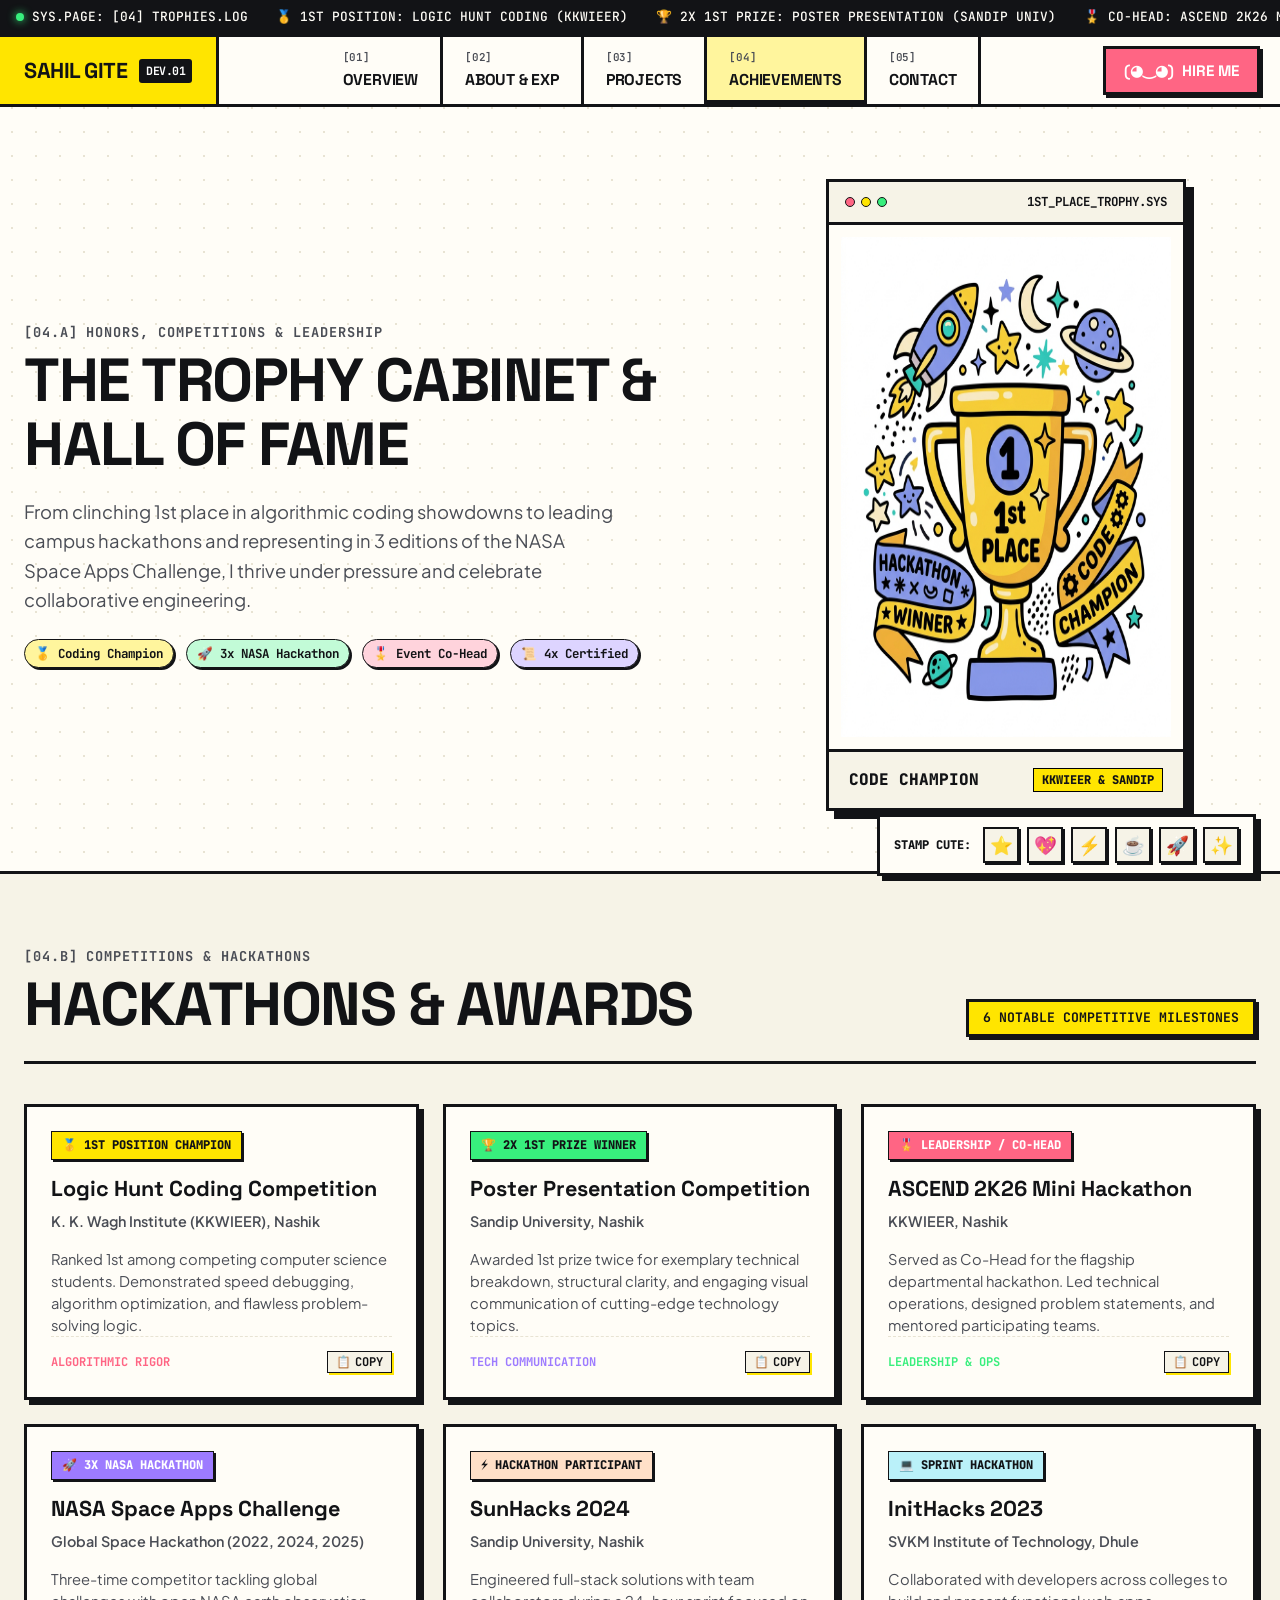
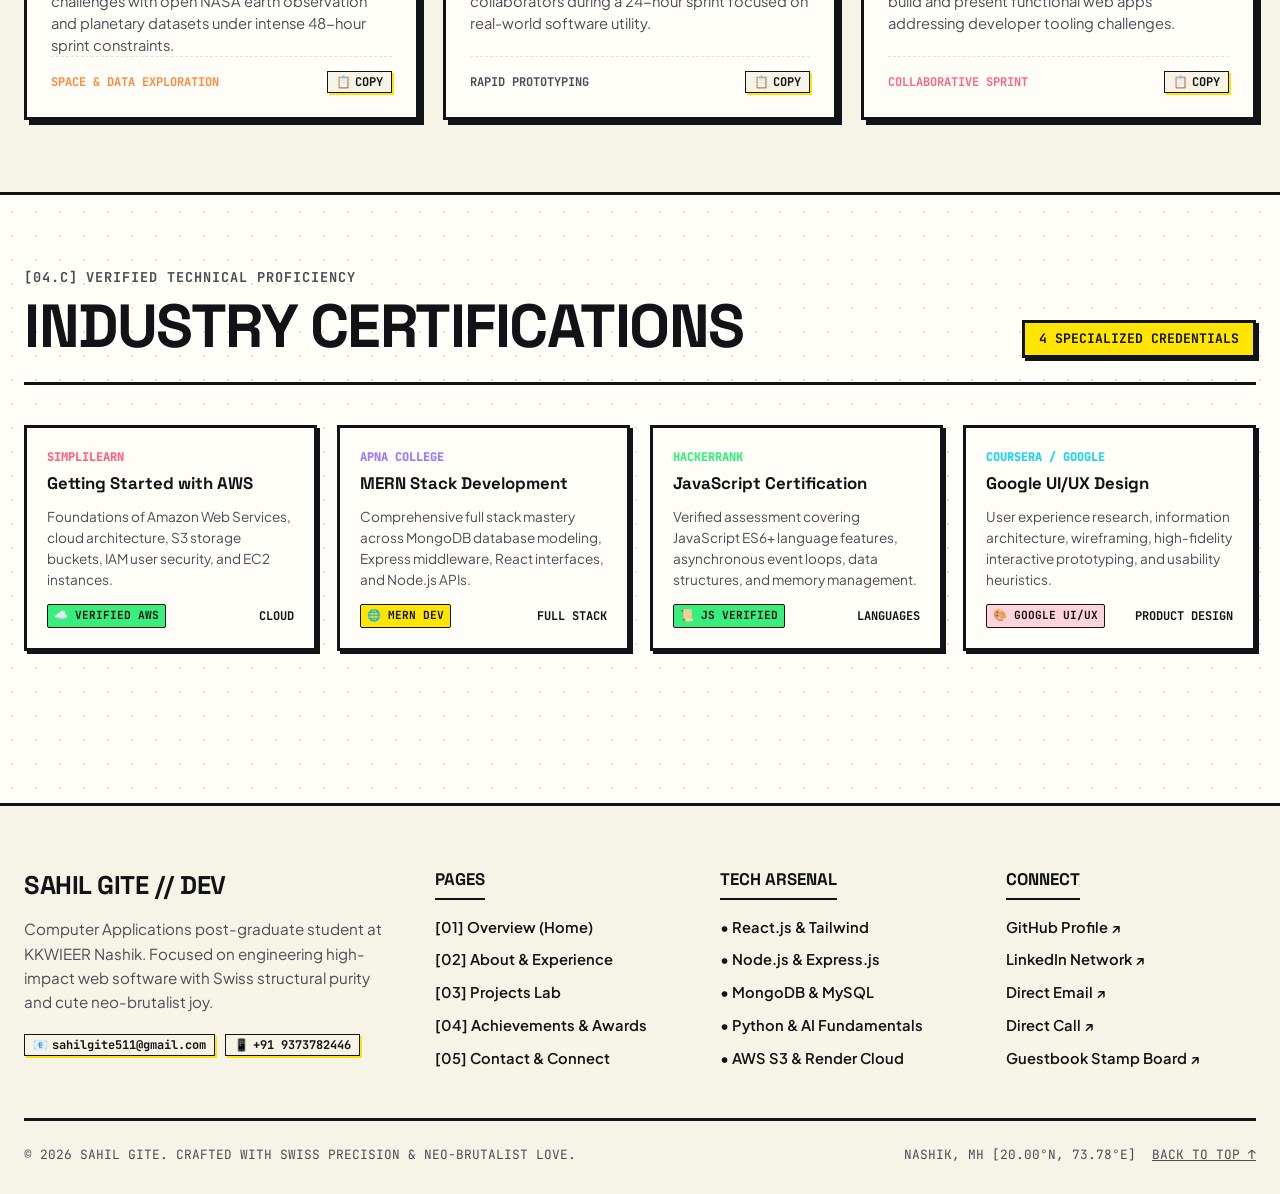
<file: achievements.html>
<!DOCTYPE html>
<html lang="en">
<head>
  <meta charset="UTF-8">
  <meta name="viewport" content="width=device-width, initial-scale=1.0">
  <title>Achievements &amp; Certifications — Sahil Gite</title>
  <meta name="description" content="Awards, hackathon victories, leadership roles, and verified industry certifications of Sahil Gite, including 1st Position Logic Hunt and NASA Space Apps.">
  <link rel="stylesheet" href="css/style.css">
  <link rel="icon" href="data:image/svg+xml,<svg xmlns=%22http://www.w3.org/2000/svg%22 viewBox=%220%22%20%220%22%20%22100%22%20%22100%22><text y=%22.9em%22 font-size=%2290%22>⚡</text></svg>">
</head>
<body>

  <!-- Top System & Ticker Utility Bar -->
  <aside class="top-system-bar" aria-label="System status bar">
    <div class="system-ticker-marquee">
      <div class="system-ticker-item">
        <span class="pulse-dot"></span> <span>SYS.PAGE: [04] TROPHIES.LOG</span>
      </div>
      <div class="system-ticker-item">
        <span>🥇 1ST POSITION: LOGIC HUNT CODING (KKWIEER)</span>
      </div>
      <div class="system-ticker-item">
        <span>🏆 2X 1ST PRIZE: POSTER PRESENTATION (SANDIP UNIV)</span>
      </div>
      <div class="system-ticker-item">
        <span>🎖️ CO-HEAD: ASCEND 2K26 MINI HACKATHON</span>
      </div>
      <div class="system-ticker-item">
        <span>🚀 NASA SPACE APPS CHALLENGE (2022, 2024, 2025)</span>
      </div>
      <div class="system-ticker-item">
        <span class="pulse-dot"></span> <span>SYS.PAGE: [04] TROPHIES.LOG</span>
      </div>
    </div>

    <div class="system-actions">
      <span id="liveClock" style="font-weight:700; color:var(--accent-yellow);">13:20:00 IST</span>
      <button class="system-btn" id="audioToggleBtn" title="Toggle cute sound effects">
        <span>🔇</span> SOUND: OFF
      </button>
      <button class="system-btn" id="themeToggleBtn" title="Switch theme">
        <span>🎨</span> ☀️ LIGHT
      </button>
    </div>
  </aside>

  <!-- Main Swiss Header Navigation -->
  <header class="site-header">
    <div class="nav-container">
      <a href="index.html" class="brand-badge" id="brandLogo">
        <span>SAHIL GITE</span>
        <span class="brand-stamp">DEV.01</span>
      </a>

      <button class="mobile-nav-toggle" id="mobileNavToggle" aria-label="Toggle navigation menu">
        ☰ MENU
      </button>

      <nav>
        <ul class="nav-links" id="navLinks">
          <li class="nav-item">
            <a href="index.html" class="nav-link">
              <span class="nav-idx">[01]</span>
              <span>OVERVIEW</span>
            </a>
          </li>
          <li class="nav-item">
            <a href="about.html" class="nav-link">
              <span class="nav-idx">[02]</span>
              <span>ABOUT &amp; EXP</span>
            </a>
          </li>
          <li class="nav-item">
            <a href="projects.html" class="nav-link">
              <span class="nav-idx">[03]</span>
              <span>PROJECTS</span>
            </a>
          </li>
          <li class="nav-item">
            <a href="achievements.html" class="nav-link active">
              <span class="nav-idx">[04]</span>
              <span>ACHIEVEMENTS</span>
            </a>
          </li>
          <li class="nav-item">
            <a href="contact.html" class="nav-link">
              <span class="nav-idx">[05]</span>
              <span>CONTACT</span>
            </a>
          </li>
        </ul>
      </nav>

      <div class="nav-cta">
        <a href="contact.html" class="cta-button">
          <span>(◕‿◕)</span> HIRE ME
        </a>
      </div>
    </div>
  </header>

  <!-- Main Content -->
  <main>
    <!-- HERO TROPHY BANNER -->
    <section class="section-spacing" style="padding-bottom: 20px;">
      <div class="container">
        
        <div class="swiss-grid" style="align-items: center; margin-bottom: 40px;">
          <div style="grid-column: span 7;">
            <div class="section-label">
              <span>[04.A]</span> HONORS, COMPETITIONS &amp; LEADERSHIP
            </div>
            <h1 class="section-title">THE TROPHY CABINET &amp; HALL OF FAME</h1>
            <p style="font-size: 1.15rem; line-height: 1.6; color: var(--ink-secondary); margin-top: 20px; max-width: 600px;">
              From clinching 1st place in algorithmic coding showdowns to leading campus hackathons and representing in 3 editions of the NASA Space Apps Challenge, I thrive under pressure and celebrate collaborative engineering.
            </p>
            <div style="display:flex; gap:12px; margin-top:24px; flex-wrap:wrap;">
              <span class="tag-pill" style="background:var(--accent-yellow-light);">🥇 Coding Champion</span>
              <span class="tag-pill" style="background:var(--accent-mint-light);">🚀 3x NASA Hackathon</span>
              <span class="tag-pill" style="background:var(--accent-pink-light);">🎖️ Event Co-Head</span>
              <span class="tag-pill" style="background:var(--accent-purple-light);">📜 4x Certified</span>
            </div>
          </div>

          <div style="grid-column: span 5; display: flex; justify-content: center;">
            <div class="avatar-frame" style="max-width: 360px; width: 100%;">
              <div class="card-header-bar">
                <div class="window-dots">
                  <span class="window-dot red"></span>
                  <span class="window-dot yellow"></span>
                  <span class="window-dot green"></span>
                </div>
                <span>1ST_PLACE_TROPHY.SYS</span>
              </div>
              <div style="background: var(--bg-primary); padding: 12px; border-bottom: var(--border-width) solid var(--border-color);">
                <img src="assets/images/trophy_award.jpg" alt="Cute Neo-Brutalist Trophy Illustration" width="500" height="500">
              </div>
              <div class="avatar-footer-meta">
                <span style="font-weight: 800;">CODE CHAMPION</span>
                <span style="font-size:0.75rem; background:var(--accent-yellow); padding:2px 8px; border:1px solid #000; font-weight:800;">KKWIEER &amp; SANDIP</span>
              </div>
            </div>
          </div>
        </div>

      </div>
    </section>

    <!-- COMPETITIVE ACHIEVEMENTS & HACKATHONS SECTION -->
    <section class="section-spacing" style="background: var(--bg-secondary); border-top: var(--border-width) solid var(--border-color); border-bottom: var(--border-width) solid var(--border-color);">
      <div class="container">
        
        <div class="section-header">
          <div>
            <div class="section-label">
              <span>[04.B]</span> COMPETITIONS &amp; HACKATHONS
            </div>
            <h2 class="section-title">HACKATHONS &amp; AWARDS</h2>
          </div>
          <div class="section-meta-tag">
            6 NOTABLE COMPETITIVE MILESTONES
          </div>
        </div>

        <div class="achievements-grid">
          
          <!-- Achievement 1: Logic Hunt -->
          <article class="achievement-card">
            <div>
              <span class="achievement-ribbon" style="background:var(--accent-yellow);">
                🥇 1ST POSITION CHAMPION
              </span>
              <h3 class="achievement-title">Logic Hunt Coding Competition</h3>
              <div class="achievement-org">K. K. Wagh Institute (KKWIEER), Nashik</div>
              <p style="font-size:0.92rem; color:var(--ink-secondary); line-height:1.5;">
                Ranked 1st among competing computer science students. Demonstrated speed debugging, algorithm optimization, and flawless problem-solving logic.
              </p>
            </div>
            <div class="achievement-footer">
              <span style="color:var(--accent-pink);">ALGORITHMIC RIGOR</span>
              <button class="system-btn" onclick="window.copyText('1st Position - Logic Hunt Coding Competition @ KKWIEER', 'Achievement')">
                <span>📋</span> COPY
              </button>
            </div>
          </article>

          <!-- Achievement 2: Poster Presentation -->
          <article class="achievement-card">
            <div>
              <span class="achievement-ribbon" style="background:var(--accent-mint);">
                🏆 2X 1ST PRIZE WINNER
              </span>
              <h3 class="achievement-title">Poster Presentation Competition</h3>
              <div class="achievement-org">Sandip University, Nashik</div>
              <p style="font-size:0.92rem; color:var(--ink-secondary); line-height:1.5;">
                Awarded 1st prize twice for exemplary technical breakdown, structural clarity, and engaging visual communication of cutting-edge technology topics.
              </p>
            </div>
            <div class="achievement-footer">
              <span style="color:var(--accent-purple);">TECH COMMUNICATION</span>
              <button class="system-btn" onclick="window.copyText('2x 1st Prize - Poster Presentation Competition @ Sandip University', 'Achievement')">
                <span>📋</span> COPY
              </button>
            </div>
          </article>

          <!-- Achievement 3: Co-Head ASCEND 2K26 -->
          <article class="achievement-card">
            <div>
              <span class="achievement-ribbon" style="background:var(--accent-pink); color:#FFF;">
                🎖️ LEADERSHIP / CO-HEAD
              </span>
              <h3 class="achievement-title">ASCEND 2K26 Mini Hackathon</h3>
              <div class="achievement-org">KKWIEER, Nashik</div>
              <p style="font-size:0.92rem; color:var(--ink-secondary); line-height:1.5;">
                Served as Co-Head for the flagship departmental hackathon. Led technical operations, designed problem statements, and mentored participating teams.
              </p>
            </div>
            <div class="achievement-footer">
              <span style="color:var(--accent-mint);">LEADERSHIP &amp; OPS</span>
              <button class="system-btn" onclick="window.copyText('Co-Head - ASCEND 2K26 Mini Hackathon @ KKWIEER', 'Achievement')">
                <span>📋</span> COPY
              </button>
            </div>
          </article>

          <!-- Achievement 4: NASA Space Apps -->
          <article class="achievement-card">
            <div>
              <span class="achievement-ribbon" style="background:var(--accent-purple); color:#FFF;">
                🚀 3X NASA HACKATHON
              </span>
              <h3 class="achievement-title">NASA Space Apps Challenge</h3>
              <div class="achievement-org">Global Space Hackathon (2022, 2024, 2025)</div>
              <p style="font-size:0.92rem; color:var(--ink-secondary); line-height:1.5;">
                Three-time competitor tackling global challenges with open NASA earth observation and planetary datasets under intense 48-hour sprint constraints.
              </p>
            </div>
            <div class="achievement-footer">
              <span style="color:var(--accent-orange);">SPACE &amp; DATA EXPLORATION</span>
              <button class="system-btn" onclick="window.copyText('NASA Space Apps Challenge (2022, 2024, 2025)', 'Achievement')">
                <span>📋</span> COPY
              </button>
            </div>
          </article>

          <!-- Achievement 5: SunHacks 2024 -->
          <article class="achievement-card">
            <div>
              <span class="achievement-ribbon" style="background:var(--accent-orange-light);">
                ⚡ HACKATHON PARTICIPANT
              </span>
              <h3 class="achievement-title">SunHacks 2024</h3>
              <div class="achievement-org">Sandip University, Nashik</div>
              <p style="font-size:0.92rem; color:var(--ink-secondary); line-height:1.5;">
                Engineered full-stack solutions with team collaborators during a 24-hour sprint focused on real-world software utility.
              </p>
            </div>
            <div class="achievement-footer">
              <span style="color:var(--ink-secondary);">RAPID PROTOTYPING</span>
              <button class="system-btn" onclick="window.copyText('SunHacks 2024 Participant', 'Achievement')">
                <span>📋</span> COPY
              </button>
            </div>
          </article>

          <!-- Achievement 6: InitHacks 2023 -->
          <article class="achievement-card">
            <div>
              <span class="achievement-ribbon" style="background:var(--accent-cyan-light);">
                💻 SPRINT HACKATHON
              </span>
              <h3 class="achievement-title">InitHacks 2023</h3>
              <div class="achievement-org">SVKM Institute of Technology, Dhule</div>
              <p style="font-size:0.92rem; color:var(--ink-secondary); line-height:1.5;">
                Collaborated with developers across colleges to build and present functional web apps addressing developer tooling challenges.
              </p>
            </div>
            <div class="achievement-footer">
              <span style="color:var(--accent-pink);">COLLABORATIVE SPRINT</span>
              <button class="system-btn" onclick="window.copyText('InitHacks 2023, SVKM Dhule', 'Achievement')">
                <span>📋</span> COPY
              </button>
            </div>
          </article>

        </div>

      </div>
    </section>

    <!-- VERIFIED INDUSTRY CERTIFICATIONS SECTION -->
    <section class="section-spacing">
      <div class="container">
        
        <div class="section-header">
          <div>
            <div class="section-label">
              <span>[04.C]</span> VERIFIED TECHNICAL PROFICIENCY
            </div>
            <h2 class="section-title">INDUSTRY CERTIFICATIONS</h2>
          </div>
          <div class="section-meta-tag">
            4 SPECIALIZED CREDENTIALS
          </div>
        </div>

        <div class="cert-grid">
          
          <!-- Cert 1: AWS -->
          <div class="cert-card">
            <div>
              <div class="cert-provider">SIMPLILEARN</div>
              <h3 class="cert-name">Getting Started with AWS</h3>
              <p style="font-size:0.85rem; color:var(--ink-secondary); margin-bottom:14px;">
                Foundations of Amazon Web Services, cloud architecture, S3 storage buckets, IAM user security, and EC2 instances.
              </p>
            </div>
            <div style="display:flex; justify-content:space-between; align-items:center;">
              <span class="cert-badge">☁️ VERIFIED AWS</span>
              <span style="font-family:var(--font-mono); font-size:0.75rem; font-weight:700;">CLOUD</span>
            </div>
          </div>

          <!-- Cert 2: MERN Stack -->
          <div class="cert-card">
            <div>
              <div class="cert-provider" style="color:var(--accent-purple);">APNA COLLEGE</div>
              <h3 class="cert-name">MERN Stack Development</h3>
              <p style="font-size:0.85rem; color:var(--ink-secondary); margin-bottom:14px;">
                Comprehensive full stack mastery across MongoDB database modeling, Express middleware, React interfaces, and Node.js APIs.
              </p>
            </div>
            <div style="display:flex; justify-content:space-between; align-items:center;">
              <span class="cert-badge" style="background:var(--accent-yellow);">🌐 MERN DEV</span>
              <span style="font-family:var(--font-mono); font-size:0.75rem; font-weight:700;">FULL STACK</span>
            </div>
          </div>

          <!-- Cert 3: HackerRank -->
          <div class="cert-card">
            <div>
              <div class="cert-provider" style="color:var(--accent-mint);">HACKERRANK</div>
              <h3 class="cert-name">JavaScript Certification</h3>
              <p style="font-size:0.85rem; color:var(--ink-secondary); margin-bottom:14px;">
                Verified assessment covering JavaScript ES6+ language features, asynchronous event loops, data structures, and memory management.
              </p>
            </div>
            <div style="display:flex; justify-content:space-between; align-items:center;">
              <span class="cert-badge" style="background:var(--accent-mint);">📜 JS VERIFIED</span>
              <span style="font-family:var(--font-mono); font-size:0.75rem; font-weight:700;">LANGUAGES</span>
            </div>
          </div>

          <!-- Cert 4: Google UI/UX -->
          <div class="cert-card">
            <div>
              <div class="cert-provider" style="color:var(--accent-cyan);">COURSERA / GOOGLE</div>
              <h3 class="cert-name">Google UI/UX Design</h3>
              <p style="font-size:0.85rem; color:var(--ink-secondary); margin-bottom:14px;">
                User experience research, information architecture, wireframing, high-fidelity interactive prototyping, and usability heuristics.
              </p>
            </div>
            <div style="display:flex; justify-content:space-between; align-items:center;">
              <span class="cert-badge" style="background:var(--accent-pink-light);">🎨 GOOGLE UI/UX</span>
              <span style="font-family:var(--font-mono); font-size:0.75rem; font-weight:700;">PRODUCT DESIGN</span>
            </div>
          </div>

        </div>

      </div>
    </section>
  </main>

  <!-- Interactive Sticker Tray Overlay -->
  <div class="sticker-palette-tray" aria-label="Cute Sticker Palette">
    <span class="sticker-tray-title">STAMP CUTE:</span>
    <button class="tray-sticker-btn" data-emoji="⭐" title="Star Sticker">⭐</button>
    <button class="tray-sticker-btn" data-emoji="💖" title="Heart Sticker">💖</button>
    <button class="tray-sticker-btn" data-emoji="⚡" title="Lightning Sticker">⚡</button>
    <button class="tray-sticker-btn" data-emoji="☕" title="Coffee/Chai Sticker">☕</button>
    <button class="tray-sticker-btn" data-emoji="🚀" title="Rocket Sticker">🚀</button>
    <button class="tray-sticker-btn" data-emoji="✨" title="Sparkle Sticker">✨</button>
  </div>

  <!-- Swiss Brutalist Footer -->
  <footer class="site-footer">
    <div class="container">
      <div class="footer-top-grid">
        <div class="footer-brand">
          <h3>SAHIL GITE // DEV</h3>
          <p>
            Computer Applications post-graduate student at KKWIEER Nashik. Focused on engineering high-impact web software with Swiss structural purity and cute neo-brutalist joy.
          </p>
          <div style="display:flex; gap:10px;">
            <button class="system-btn" onclick="window.copyText('sahilgite511@gmail.com', 'Email')">
              <span>📧</span> sahilgite511@gmail.com
            </button>
            <button class="system-btn" onclick="window.copyText('+919373782446', 'Phone')">
              <span>📱</span> +91 9373782446
            </button>
          </div>
        </div>

        <div class="footer-col">
          <h4>PAGES</h4>
          <ul class="footer-nav-list">
            <li><a href="index.html">[01] Overview (Home)</a></li>
            <li><a href="about.html">[02] About &amp; Experience</a></li>
            <li><a href="projects.html">[03] Projects Lab</a></li>
            <li><a href="achievements.html">[04] Achievements &amp; Awards</a></li>
            <li><a href="contact.html">[05] Contact &amp; Connect</a></li>
          </ul>
        </div>

        <div class="footer-col">
          <h4>TECH ARSENAL</h4>
          <ul class="footer-nav-list">
            <li><span>• React.js &amp; Tailwind</span></li>
            <li><span>• Node.js &amp; Express.js</span></li>
            <li><span>• MongoDB &amp; MySQL</span></li>
            <li><span>• Python &amp; AI Fundamentals</span></li>
            <li><span>• AWS S3 &amp; Render Cloud</span></li>
          </ul>
        </div>

        <div class="footer-col">
          <h4>CONNECT</h4>
          <ul class="footer-nav-list">
            <li><a href="https://github.com" target="_blank" rel="noopener">GitHub Profile ↗</a></li>
            <li><a href="https://linkedin.com" target="_blank" rel="noopener">LinkedIn Network ↗</a></li>
            <li><a href="mailto:sahilgite511@gmail.com">Direct Email ↗</a></li>
            <li><a href="tel:+919373782446">Direct Call ↗</a></li>
            <li><a href="contact.html">Guestbook Stamp Board ↗</a></li>
          </ul>
        </div>
      </div>

      <div class="footer-bottom-bar">
        <div>
          <span>© 2026 SAHIL GITE. CRAFTED WITH SWISS PRECISION &amp; NEO-BRUTALIST LOVE.</span>
        </div>
        <div style="display:flex; gap:16px; align-items:center;">
          <span>NASHIK, MH [20.00°N, 73.78°E]</span>
          <a href="#" style="text-decoration:underline;">BACK TO TOP ↑</a>
        </div>
      </div>
    </div>
  </footer>

  <script src="js/main.js"></script>
</body>
</html>
</file>
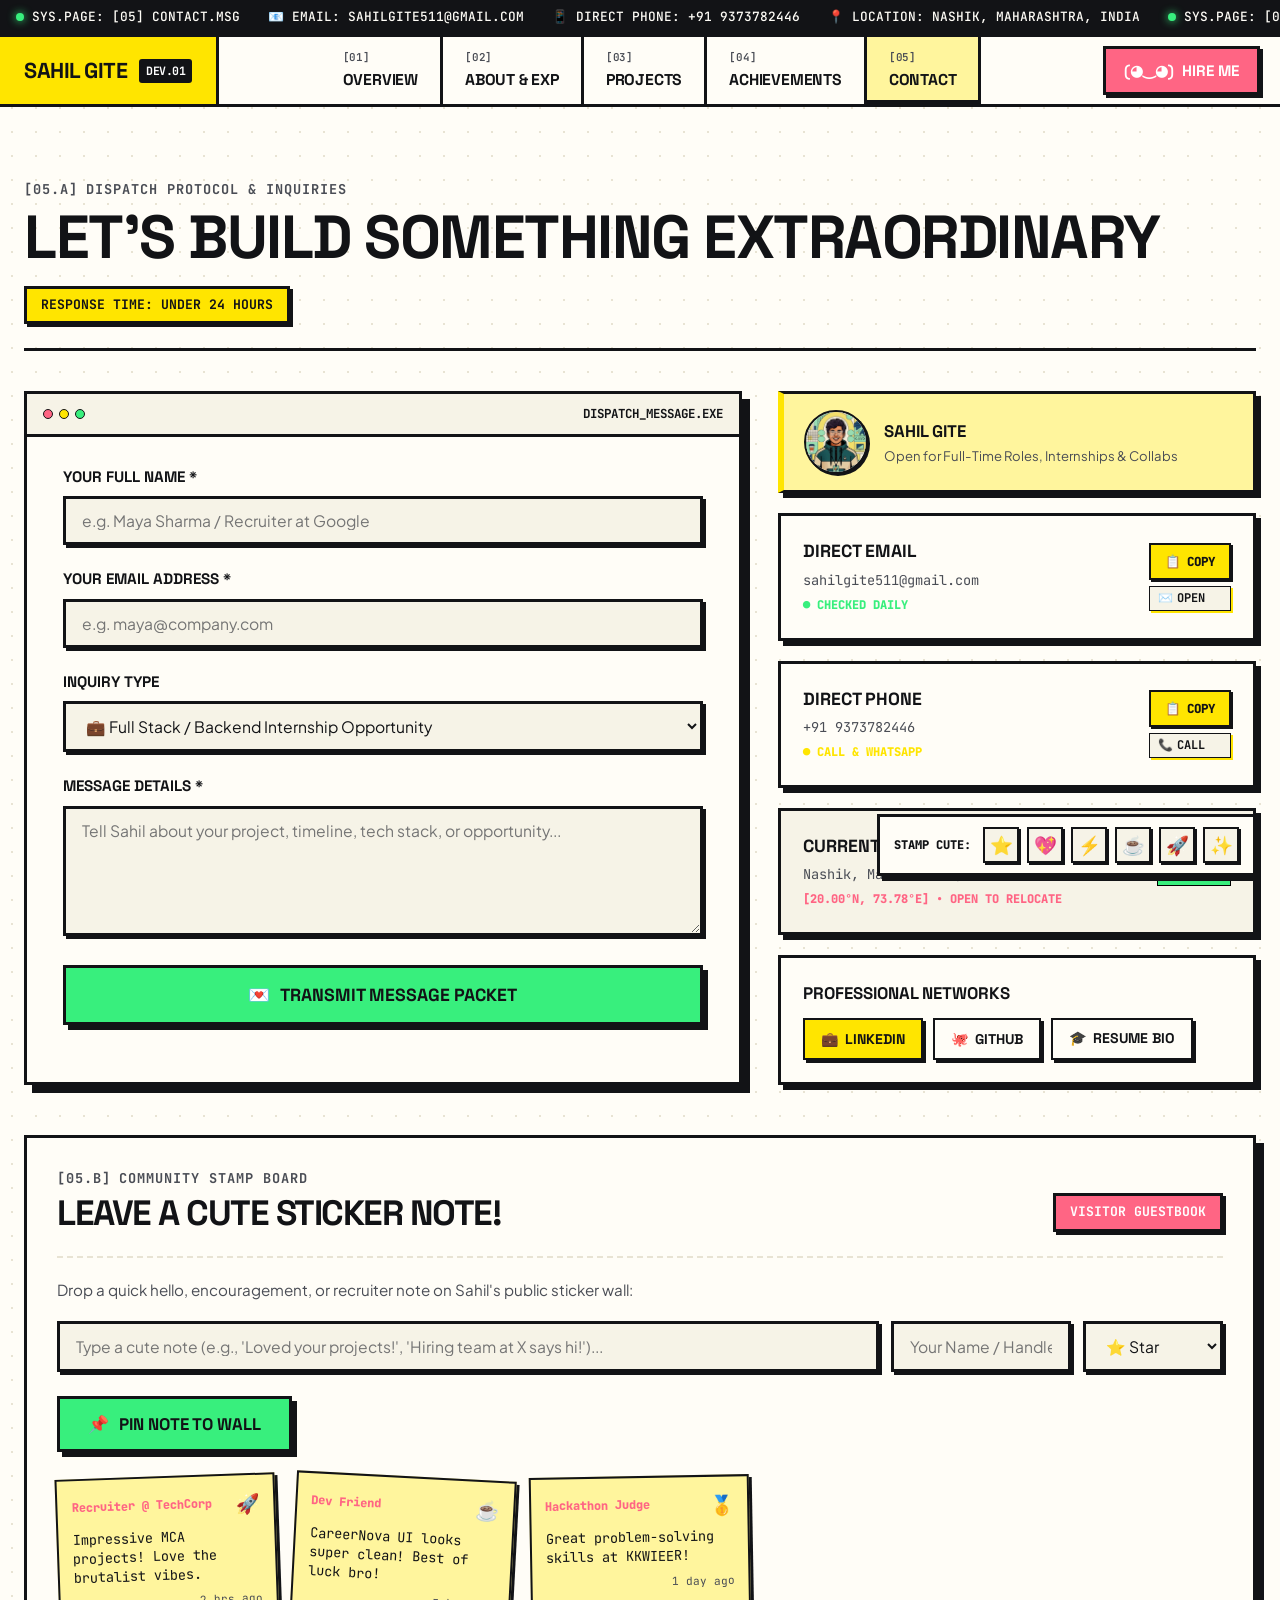
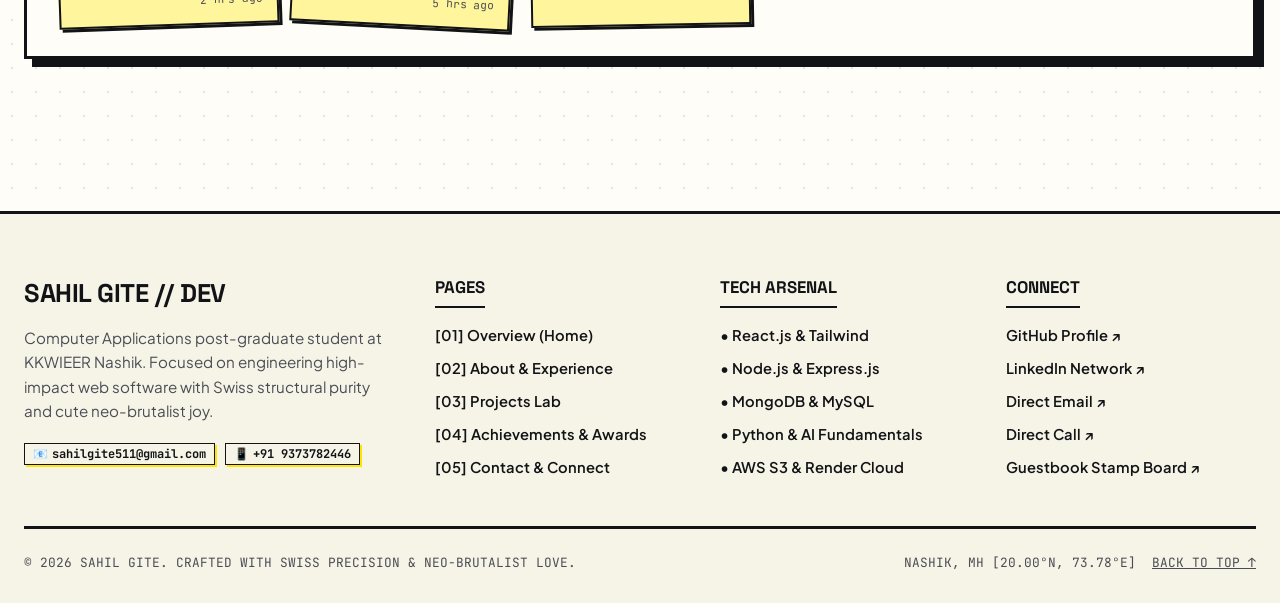
<file: contact.html>
<!DOCTYPE html>
<html lang="en">
<head>
  <meta charset="UTF-8">
  <meta name="viewport" content="width=device-width, initial-scale=1.0">
  <title>Contact &amp; Connect — Sahil Gite Portfolio</title>
  <meta name="description" content="Get in touch with Sahil Gite for full stack developer roles, internships, or collaborations. Based in Nashik, Maharashtra.">
  <link rel="stylesheet" href="css/style.css">
  <link rel="icon" href="data:image/svg+xml,<svg xmlns=%22http://www.w3.org/2000/svg%22 viewBox=%220%22%20%220%22%20%22100%22%20%22100%22><text y=%22.9em%22 font-size=%2290%22>⚡</text></svg>">
</head>
<body>

  <!-- Top System & Ticker Utility Bar -->
  <aside class="top-system-bar" aria-label="System status bar">
    <div class="system-ticker-marquee">
      <div class="system-ticker-item">
        <span class="pulse-dot"></span> <span>SYS.PAGE: [05] CONTACT.MSG</span>
      </div>
      <div class="system-ticker-item">
        <span>📧 EMAIL: SAHILGITE511@GMAIL.COM</span>
      </div>
      <div class="system-ticker-item">
        <span>📱 DIRECT PHONE: +91 9373782446</span>
      </div>
      <div class="system-ticker-item">
        <span>📍 LOCATION: NASHIK, MAHARASHTRA, INDIA</span>
      </div>
      <div class="system-ticker-item">
        <span class="pulse-dot"></span> <span>SYS.PAGE: [05] CONTACT.MSG</span>
      </div>
    </div>

    <div class="system-actions">
      <span id="liveClock" style="font-weight:700; color:var(--accent-yellow);">13:20:00 IST</span>
      <button class="system-btn" id="audioToggleBtn" title="Toggle cute sound effects">
        <span>🔇</span> SOUND: OFF
      </button>
      <button class="system-btn" id="themeToggleBtn" title="Switch theme">
        <span>🎨</span> ☀️ LIGHT
      </button>
    </div>
  </aside>

  <!-- Main Swiss Header Navigation -->
  <header class="site-header">
    <div class="nav-container">
      <a href="index.html" class="brand-badge" id="brandLogo">
        <span>SAHIL GITE</span>
        <span class="brand-stamp">DEV.01</span>
      </a>

      <button class="mobile-nav-toggle" id="mobileNavToggle" aria-label="Toggle navigation menu">
        ☰ MENU
      </button>

      <nav>
        <ul class="nav-links" id="navLinks">
          <li class="nav-item">
            <a href="index.html" class="nav-link">
              <span class="nav-idx">[01]</span>
              <span>OVERVIEW</span>
            </a>
          </li>
          <li class="nav-item">
            <a href="about.html" class="nav-link">
              <span class="nav-idx">[02]</span>
              <span>ABOUT &amp; EXP</span>
            </a>
          </li>
          <li class="nav-item">
            <a href="projects.html" class="nav-link">
              <span class="nav-idx">[03]</span>
              <span>PROJECTS</span>
            </a>
          </li>
          <li class="nav-item">
            <a href="achievements.html" class="nav-link">
              <span class="nav-idx">[04]</span>
              <span>ACHIEVEMENTS</span>
            </a>
          </li>
          <li class="nav-item">
            <a href="contact.html" class="nav-link active">
              <span class="nav-idx">[05]</span>
              <span>CONTACT</span>
            </a>
          </li>
        </ul>
      </nav>

      <div class="nav-cta">
        <a href="contact.html" class="cta-button">
          <span>(◕‿◕)</span> HIRE ME
        </a>
      </div>
    </div>
  </header>

  <!-- Main Contact Page Content -->
  <main>
    <section class="section-spacing">
      <div class="container">
        
        <div class="section-header">
          <div>
            <div class="section-label">
              <span>[05.A]</span> DISPATCH PROTOCOL &amp; INQUIRIES
            </div>
            <h1 class="section-title">LET’S BUILD SOMETHING EXTRAORDINARY</h1>
          </div>
          <div class="section-meta-tag">
            RESPONSE TIME: UNDER 24 HOURS
          </div>
        </div>

        <div class="contact-grid">
          
          <!-- Left Column: Brutalist Envelope / Dispatch Form -->
          <div class="contact-form-box">
            <div class="card-header-bar" style="margin: -36px -36px 28px -36px;">
              <div class="window-dots">
                <span class="window-dot red"></span>
                <span class="window-dot yellow"></span>
                <span class="window-dot green"></span>
              </div>
              <span>DISPATCH_MESSAGE.EXE</span>
            </div>

            <form id="contactForm">
              <div class="form-group">
                <label for="contactName" class="form-label">YOUR FULL NAME *</label>
                <input type="text" id="contactName" class="form-input" placeholder="e.g. Maya Sharma / Recruiter at Google" required>
              </div>

              <div class="form-group">
                <label for="contactEmail" class="form-label">YOUR EMAIL ADDRESS *</label>
                <input type="email" id="contactEmail" class="form-input" placeholder="e.g. maya@company.com" required>
              </div>

              <div class="form-group">
                <label for="contactSubject" class="form-label">INQUIRY TYPE</label>
                <select id="contactSubject" class="form-select">
                  <option value="internship">💼 Full Stack / Backend Internship Opportunity</option>
                  <option value="job">🚀 Full-Time Software Engineer / Associate Role</option>
                  <option value="project">🌐 Freelance / Contract Web Development Project</option>
                  <option value="hackathon">⚡ Hackathon Collaboration / Mentorship</option>
                  <option value="chat">☕ Casual Coffee / Tech Chai Chat</option>
                </select>
              </div>

              <div class="form-group">
                <label for="contactMessage" class="form-label">MESSAGE DETAILS *</label>
                <textarea id="contactMessage" class="form-textarea" placeholder="Tell Sahil about your project, timeline, tech stack, or opportunity..." required></textarea>
              </div>

              <button type="submit" class="btn-primary" style="width:100%; justify-content:center; font-size:1.1rem; padding:16px;">
                <span>💌</span> TRANSMIT MESSAGE PACKET
              </button>
            </form>
          </div>

          <!-- Right Column: Direct Quick Connect Cards -->
          <div class="contact-quick-cards">

            <!-- Sahil Profile Card -->
            <div class="quick-connect-card" style="background:var(--accent-yellow-light); border-left:6px solid var(--accent-yellow); padding:16px 20px;">
              <div style="display:flex; align-items:center; gap:16px;">
                <div style="width:64px; height:64px; border:2px solid var(--border-color); overflow:hidden; border-radius:50%; flex-shrink:0; background:var(--bg-primary); box-shadow:2px 2px 0px var(--border-color);">
                  <img src="assets/images/sahil_avatar.jpg" alt="Sahil Gite" width="64" height="64" style="width:100%; height:100%; object-fit:cover;">
                </div>
                <div>
                  <h4 style="font-family:var(--font-display); font-weight:800; font-size:1.05rem; margin:0;">SAHIL GITE</h4>
                  <p style="margin:2px 0 0 0; font-size:0.82rem; color:var(--ink-secondary);">Open for Full-Time Roles, Internships &amp; Collabs</p>
                </div>
              </div>
            </div>
            
            <!-- Direct Email -->
            <div class="quick-connect-card">
              <div class="quick-connect-info">
                <h4>DIRECT EMAIL</h4>
                <p>sahilgite511@gmail.com</p>
                <span style="font-size:0.75rem; color:var(--accent-mint); font-weight:800; font-family:var(--font-mono);">
                  ● CHECKED DAILY
                </span>
              </div>
              <div style="display:flex; flex-direction:column; gap:6px;">
                <button class="copy-btn" onclick="window.copyText('sahilgite511@gmail.com', 'Sahil\'s Email')">
                  <span>📋</span> COPY
                </button>
                <a href="mailto:sahilgite511@gmail.com" class="system-btn" style="text-align:center;">
                  <span>✉️</span> OPEN
                </a>
              </div>
            </div>

            <!-- Direct Phone -->
            <div class="quick-connect-card">
              <div class="quick-connect-info">
                <h4>DIRECT PHONE</h4>
                <p>+91 9373782446</p>
                <span style="font-size:0.75rem; color:var(--accent-yellow); font-weight:800; font-family:var(--font-mono);">
                  ● CALL &amp; WHATSAPP
                </span>
              </div>
              <div style="display:flex; flex-direction:column; gap:6px;">
                <button class="copy-btn" onclick="window.copyText('+919373782446', 'Sahil\'s Phone')">
                  <span>📋</span> COPY
                </button>
                <a href="tel:+919373782446" class="system-btn" style="text-align:center;">
                  <span>📞</span> CALL
                </a>
              </div>
            </div>

            <!-- Location & Availability -->
            <div class="quick-connect-card" style="background:var(--bg-secondary);">
              <div class="quick-connect-info">
                <h4>CURRENT LOCATION</h4>
                <p>Nashik, Maharashtra, India</p>
                <span style="font-size:0.75rem; color:var(--accent-pink); font-weight:800; font-family:var(--font-mono);">
                  [20.00°N, 73.78°E] • OPEN TO RELOCATE
                </span>
              </div>
              <div style="text-align:right;">
                <span style="background:var(--accent-mint); padding:4px 8px; border:1px solid #000; font-size:0.75rem; font-weight:800; font-family:var(--font-mono);">
                  OPEN NOW
                </span>
              </div>
            </div>

            <!-- Profiles & Socials -->
            <div class="brutal-card" style="padding:22px;">
              <h4 style="font-family:var(--font-display); font-weight:800; font-size:1.05rem; margin-bottom:12px;">
                PROFESSIONAL NETWORKS
              </h4>
              <div style="display:flex; gap:10px; flex-wrap:wrap;">
                <button class="btn-card highlight" onclick="window.copyText('https://linkedin.com/in/sahilgite', 'LinkedIn Link')">
                  <span>💼</span> LINKEDIN
                </button>
                <button class="btn-card" onclick="window.copyText('https://github.com/sahilgite', 'GitHub Link')">
                  <span>🐙</span> GITHUB
                </button>
                <a href="about.html" class="btn-card">
                  <span>🎓</span> RESUME BIO
                </a>
              </div>
            </div>

          </div>

        </div>

        <!-- INTERACTIVE GUESTBOOK & STICKER STAMP BOARD -->
        <div class="guestbook-box">
          <div class="section-header" style="margin-bottom:20px; border-bottom:2px dashed var(--bg-grid);">
            <div>
              <div class="section-label">
                <span>[05.B]</span> COMMUNITY STAMP BOARD
              </div>
              <h2 class="section-title" style="font-size:2.2rem;">LEAVE A CUTE STICKER NOTE!</h2>
            </div>
            <div class="section-meta-tag" style="background:var(--accent-pink); color:#FFF;">
              VISITOR GUESTBOOK
            </div>
          </div>

          <p style="font-size:0.95rem; color:var(--ink-secondary); margin-bottom:20px;">
            Drop a quick hello, encouragement, or recruiter note on Sahil's public sticker wall:
          </p>

          <form id="guestbookForm">
            <div class="guestbook-input-row">
              <input type="text" id="guestMsg" class="form-input" placeholder="Type a cute note (e.g., 'Loved your projects!', 'Hiring team at X says hi!')..." required>
              <input type="text" id="guestName" class="form-input" placeholder="Your Name / Handle" required>
              <select id="guestEmoji" class="form-select">
                <option value="⭐">⭐ Star</option>
                <option value="🚀">🚀 Rocket</option>
                <option value="💖">💖 Love</option>
                <option value="☕">☕ Chai</option>
                <option value="💻">💻 Code</option>
                <option value="🐱">🐱 Kitty</option>
              </select>
            </div>
            <button type="submit" class="btn-primary" style="margin-bottom:24px;">
              <span>📌</span> PIN NOTE TO WALL
            </button>
          </form>

          <div class="guestbook-pins-container" id="guestbookPins">
            <!-- Dynamically populated from localStorage -->
          </div>
        </div>

      </div>
    </section>
  </main>

  <!-- Interactive Sticker Tray Overlay -->
  <div class="sticker-palette-tray" aria-label="Cute Sticker Palette">
    <span class="sticker-tray-title">STAMP CUTE:</span>
    <button class="tray-sticker-btn" data-emoji="⭐" title="Star Sticker">⭐</button>
    <button class="tray-sticker-btn" data-emoji="💖" title="Heart Sticker">💖</button>
    <button class="tray-sticker-btn" data-emoji="⚡" title="Lightning Sticker">⚡</button>
    <button class="tray-sticker-btn" data-emoji="☕" title="Coffee/Chai Sticker">☕</button>
    <button class="tray-sticker-btn" data-emoji="🚀" title="Rocket Sticker">🚀</button>
    <button class="tray-sticker-btn" data-emoji="✨" title="Sparkle Sticker">✨</button>
  </div>

  <!-- Swiss Brutalist Footer -->
  <footer class="site-footer">
    <div class="container">
      <div class="footer-top-grid">
        <div class="footer-brand">
          <h3>SAHIL GITE // DEV</h3>
          <p>
            Computer Applications post-graduate student at KKWIEER Nashik. Focused on engineering high-impact web software with Swiss structural purity and cute neo-brutalist joy.
          </p>
          <div style="display:flex; gap:10px;">
            <button class="system-btn" onclick="window.copyText('sahilgite511@gmail.com', 'Email')">
              <span>📧</span> sahilgite511@gmail.com
            </button>
            <button class="system-btn" onclick="window.copyText('+919373782446', 'Phone')">
              <span>📱</span> +91 9373782446
            </button>
          </div>
        </div>

        <div class="footer-col">
          <h4>PAGES</h4>
          <ul class="footer-nav-list">
            <li><a href="index.html">[01] Overview (Home)</a></li>
            <li><a href="about.html">[02] About &amp; Experience</a></li>
            <li><a href="projects.html">[03] Projects Lab</a></li>
            <li><a href="achievements.html">[04] Achievements &amp; Awards</a></li>
            <li><a href="contact.html">[05] Contact &amp; Connect</a></li>
          </ul>
        </div>

        <div class="footer-col">
          <h4>TECH ARSENAL</h4>
          <ul class="footer-nav-list">
            <li><span>• React.js &amp; Tailwind</span></li>
            <li><span>• Node.js &amp; Express.js</span></li>
            <li><span>• MongoDB &amp; MySQL</span></li>
            <li><span>• Python &amp; AI Fundamentals</span></li>
            <li><span>• AWS S3 &amp; Render Cloud</span></li>
          </ul>
        </div>

        <div class="footer-col">
          <h4>CONNECT</h4>
          <ul class="footer-nav-list">
            <li><a href="https://github.com" target="_blank" rel="noopener">GitHub Profile ↗</a></li>
            <li><a href="https://linkedin.com" target="_blank" rel="noopener">LinkedIn Network ↗</a></li>
            <li><a href="mailto:sahilgite511@gmail.com">Direct Email ↗</a></li>
            <li><a href="tel:+919373782446">Direct Call ↗</a></li>
            <li><a href="contact.html">Guestbook Stamp Board ↗</a></li>
          </ul>
        </div>
      </div>

      <div class="footer-bottom-bar">
        <div>
          <span>© 2026 SAHIL GITE. CRAFTED WITH SWISS PRECISION &amp; NEO-BRUTALIST LOVE.</span>
        </div>
        <div style="display:flex; gap:16px; align-items:center;">
          <span>NASHIK, MH [20.00°N, 73.78°E]</span>
          <a href="#" style="text-decoration:underline;">BACK TO TOP ↑</a>
        </div>
      </div>
    </div>
  </footer>

  <script src="js/main.js"></script>
</body>
</html>
</file>
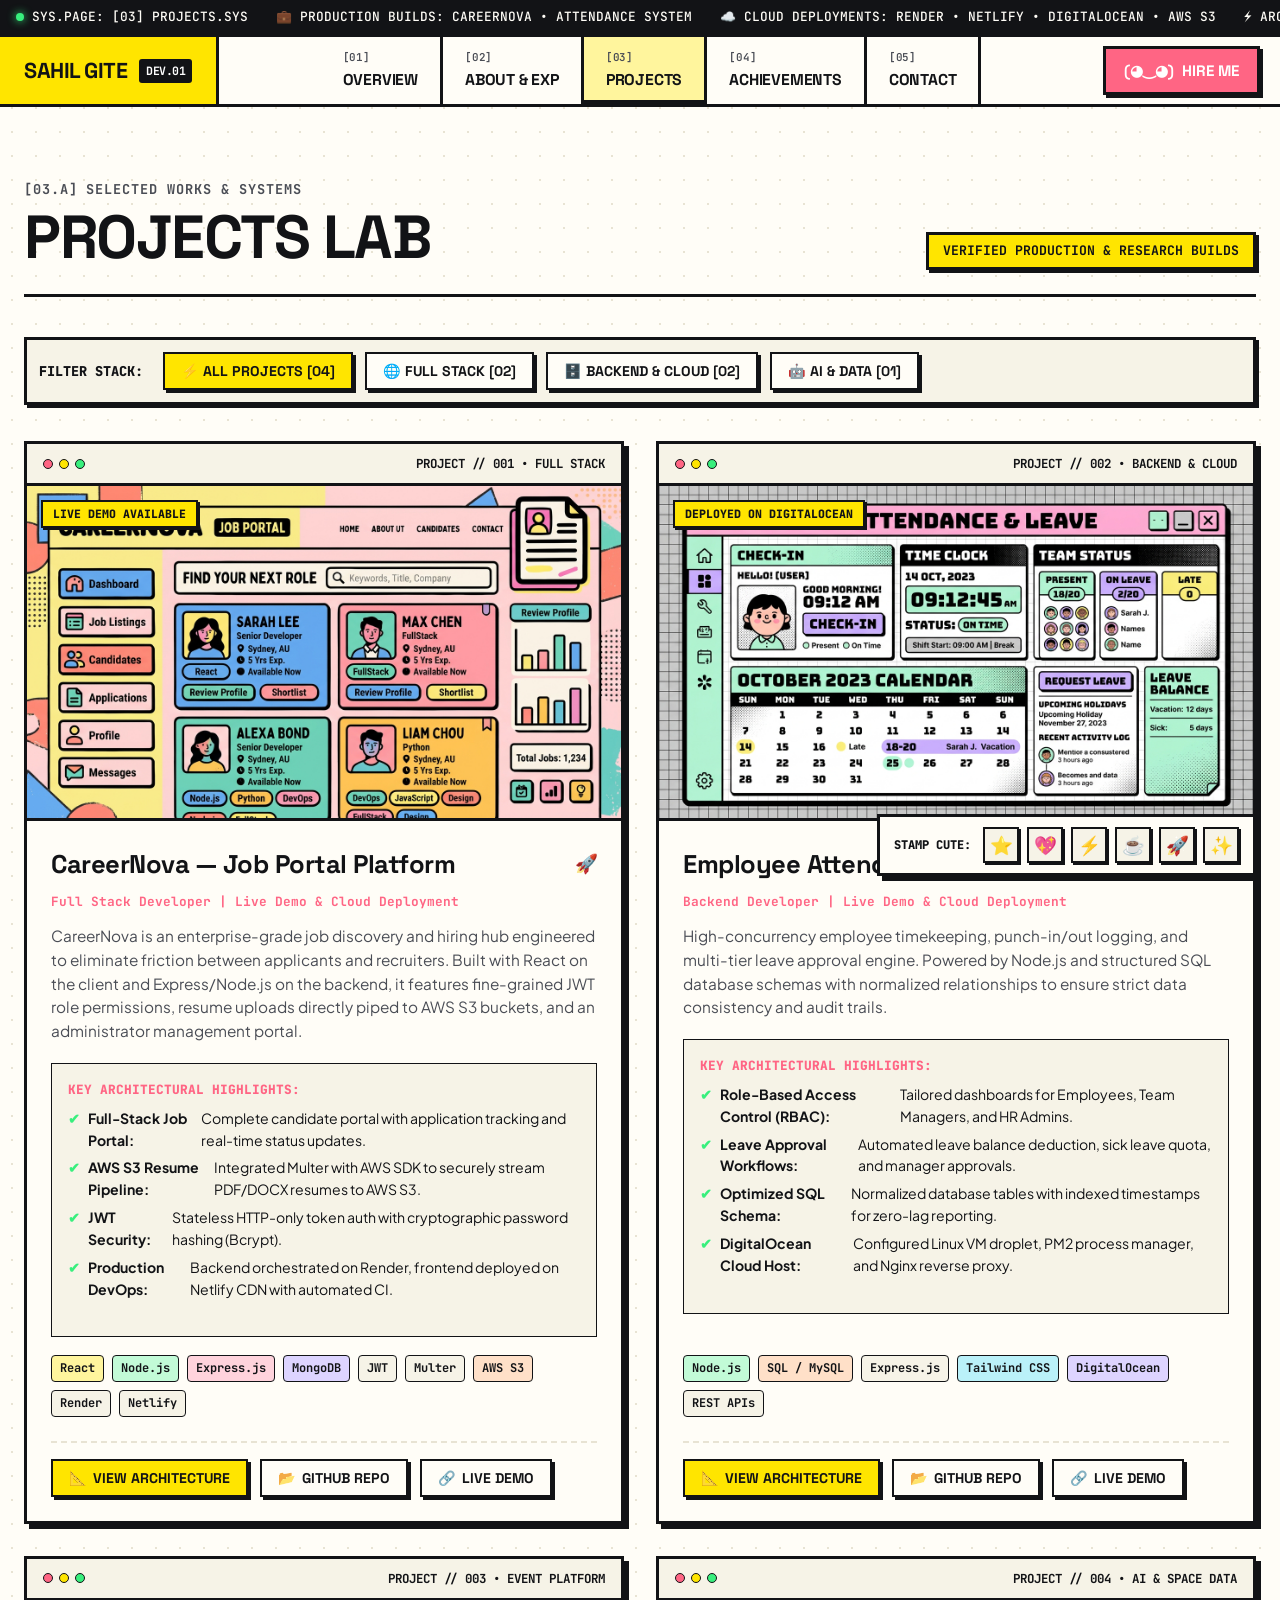
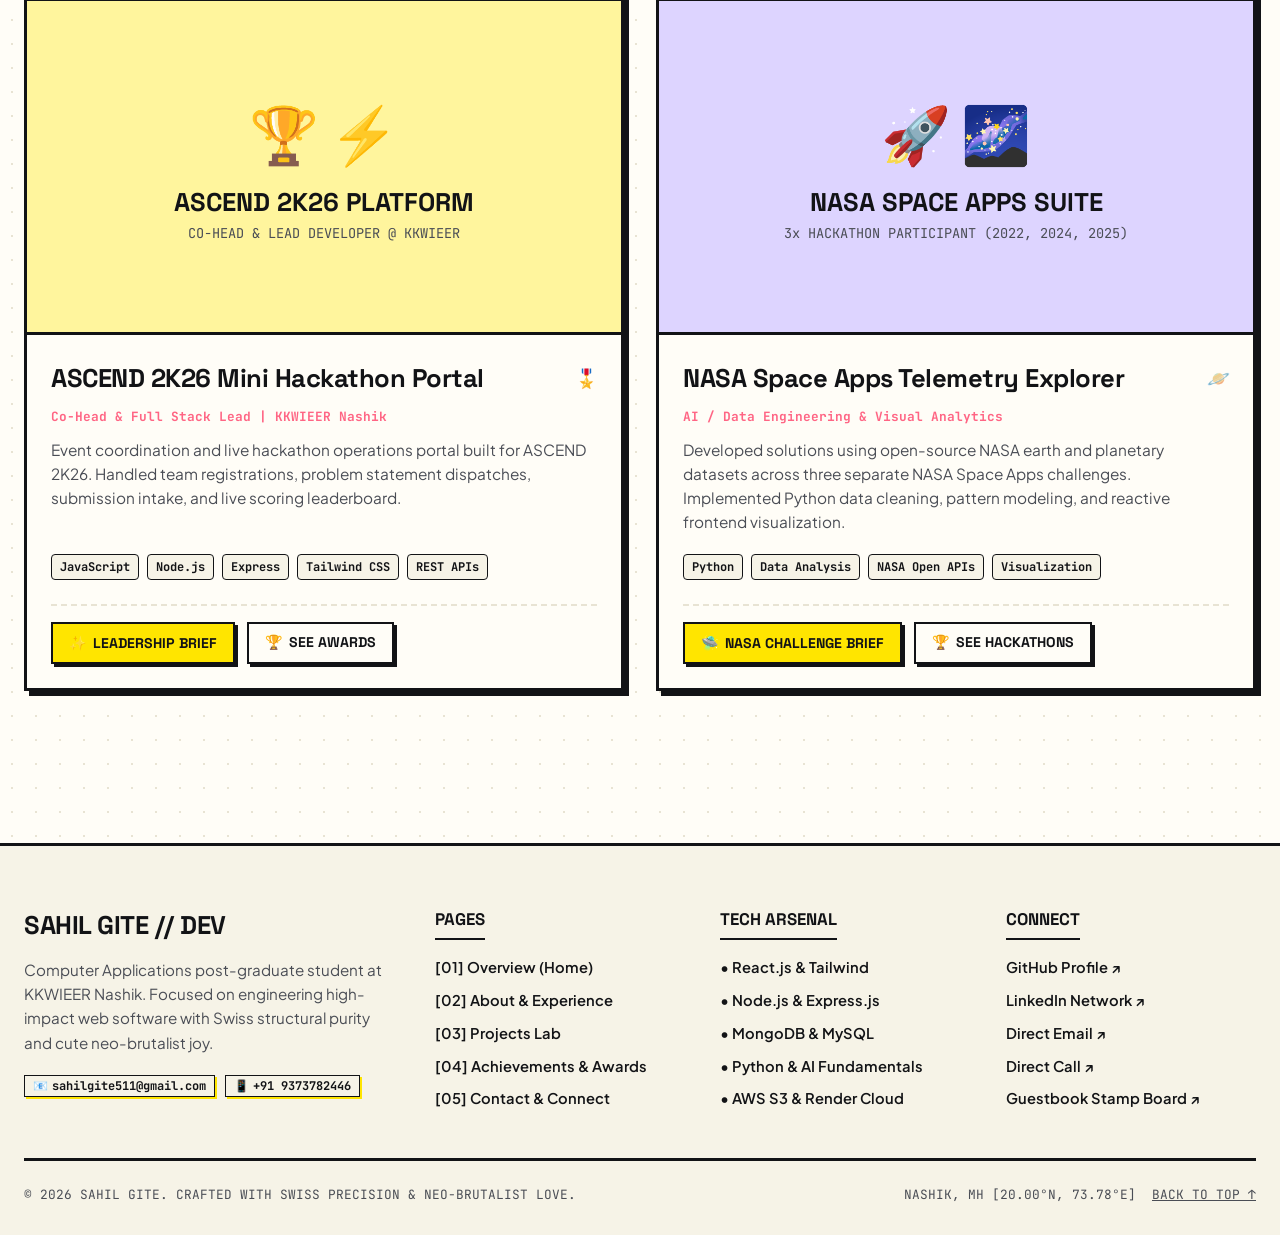
<file: projects.html>
<!DOCTYPE html>
<html lang="en">
<head>
  <meta charset="UTF-8">
  <meta name="viewport" content="width=device-width, initial-scale=1.0">
  <title>Projects Lab — Sahil Gite Portfolio</title>
  <meta name="description" content="Explore full-stack and backend projects engineered by Sahil Gite, including CareerNova Job Portal and Employee Attendance System.">
  <link rel="stylesheet" href="css/style.css">
  <link rel="icon" href="data:image/svg+xml,<svg xmlns=%22http://www.w3.org/2000/svg%22 viewBox=%220%22%20%220%22%20%22100%22%20%22100%22><text y=%22.9em%22 font-size=%2290%22>⚡</text></svg>">
</head>
<body>

  <!-- Top System & Ticker Utility Bar -->
  <aside class="top-system-bar" aria-label="System status bar">
    <div class="system-ticker-marquee">
      <div class="system-ticker-item">
        <span class="pulse-dot"></span> <span>SYS.PAGE: [03] PROJECTS.SYS</span>
      </div>
      <div class="system-ticker-item">
        <span>💼 PRODUCTION BUILDS: CAREERNOVA • ATTENDANCE SYSTEM</span>
      </div>
      <div class="system-ticker-item">
        <span>☁️ CLOUD DEPLOYMENTS: RENDER • NETLIFY • DIGITALOCEAN • AWS S3</span>
      </div>
      <div class="system-ticker-item">
        <span>⚡ ARCHITECTURE: RESTFUL APIS, JWT AUTH, SQL &amp; MONGODB</span>
      </div>
      <div class="system-ticker-item">
        <span class="pulse-dot"></span> <span>SYS.PAGE: [03] PROJECTS.SYS</span>
      </div>
    </div>

    <div class="system-actions">
      <span id="liveClock" style="font-weight:700; color:var(--accent-yellow);">13:20:00 IST</span>
      <button class="system-btn" id="audioToggleBtn" title="Toggle cute sound effects">
        <span>🔇</span> SOUND: OFF
      </button>
      <button class="system-btn" id="themeToggleBtn" title="Switch theme">
        <span>🎨</span> ☀️ LIGHT
      </button>
    </div>
  </aside>

  <!-- Main Swiss Header Navigation -->
  <header class="site-header">
    <div class="nav-container">
      <a href="index.html" class="brand-badge" id="brandLogo">
        <span>SAHIL GITE</span>
        <span class="brand-stamp">DEV.01</span>
      </a>

      <button class="mobile-nav-toggle" id="mobileNavToggle" aria-label="Toggle navigation menu">
        ☰ MENU
      </button>

      <nav>
        <ul class="nav-links" id="navLinks">
          <li class="nav-item">
            <a href="index.html" class="nav-link">
              <span class="nav-idx">[01]</span>
              <span>OVERVIEW</span>
            </a>
          </li>
          <li class="nav-item">
            <a href="about.html" class="nav-link">
              <span class="nav-idx">[02]</span>
              <span>ABOUT &amp; EXP</span>
            </a>
          </li>
          <li class="nav-item">
            <a href="projects.html" class="nav-link active">
              <span class="nav-idx">[03]</span>
              <span>PROJECTS</span>
            </a>
          </li>
          <li class="nav-item">
            <a href="achievements.html" class="nav-link">
              <span class="nav-idx">[04]</span>
              <span>ACHIEVEMENTS</span>
            </a>
          </li>
          <li class="nav-item">
            <a href="contact.html" class="nav-link">
              <span class="nav-idx">[05]</span>
              <span>CONTACT</span>
            </a>
          </li>
        </ul>
      </nav>

      <div class="nav-cta">
        <a href="contact.html" class="cta-button">
          <span>(◕‿◕)</span> HIRE ME
        </a>
      </div>
    </div>
  </header>

  <!-- Main Projects Page Content -->
  <main>
    <section class="section-spacing">
      <div class="container">
        
        <!-- Header & Category Filter Controls -->
        <div class="section-header">
          <div>
            <div class="section-label">
              <span>[03.A]</span> SELECTED WORKS &amp; SYSTEMS
            </div>
            <h1 class="section-title">PROJECTS LAB</h1>
          </div>
          <div class="section-meta-tag">
            VERIFIED PRODUCTION &amp; RESEARCH BUILDS
          </div>
        </div>

        <!-- Filter Buttons Bar -->
        <div style="display:flex; flex-wrap:wrap; gap:12px; margin-bottom:36px; padding:12px; background:var(--bg-secondary); border:var(--border-width) solid var(--border-color); box-shadow:var(--hard-shadow-sm);">
          <span style="font-family:var(--font-mono); font-weight:800; font-size:0.85rem; align-self:center; margin-right:8px;">FILTER STACK:</span>
          <button class="btn-card project-filter-btn active" data-filter="all" style="background:var(--accent-yellow);">
            <span>⚡ ALL PROJECTS [04]</span>
          </button>
          <button class="btn-card project-filter-btn" data-filter="fullstack">
            <span>🌐 FULL STACK [02]</span>
          </button>
          <button class="btn-card project-filter-btn" data-filter="backend">
            <span>🗄️ BACKEND &amp; CLOUD [02]</span>
          </button>
          <button class="btn-card project-filter-btn" data-filter="ai">
            <span>🤖 AI &amp; DATA [01]</span>
          </button>
        </div>

        <!-- Projects Grid -->
        <div class="projects-grid">
          
          <!-- PROJECT 01: CAREERNOVA -->
          <article class="project-card" data-category="fullstack" id="careernova">
            <div class="card-header-bar">
              <div class="window-dots">
                <span class="window-dot red"></span>
                <span class="window-dot yellow"></span>
                <span class="window-dot green"></span>
              </div>
              <span>PROJECT // 001 • FULL STACK</span>
            </div>

            <div class="project-thumbnail">
              <span class="project-category-tag">LIVE DEMO AVAILABLE</span>
              <img src="assets/images/project_careernova.jpg" alt="CareerNova Job Portal UI Screenshot" width="800" height="450">
            </div>

            <div class="project-content">
              <div class="project-title">
                <span>CareerNova — Job Portal Platform</span>
                <span style="font-size:1.15rem;">🚀</span>
              </div>
              <div class="project-role">Full Stack Developer | Live Demo &amp; Cloud Deployment</div>

              <p class="project-desc">
                CareerNova is an enterprise-grade job discovery and hiring hub engineered to eliminate friction between applicants and recruiters. Built with React on the client and Express/Node.js on the backend, it features fine-grained JWT role permissions, resume uploads directly piped to AWS S3 buckets, and an administrator management portal.
              </p>

              <div style="background:var(--bg-secondary); border:1.5px solid var(--border-color); padding:16px; margin-bottom:18px;">
                <div style="font-family:var(--font-mono); font-size:0.8rem; font-weight:800; margin-bottom:8px; color:var(--accent-pink);">
                  KEY ARCHITECTURAL HIGHLIGHTS:
                </div>
                <ul class="project-feature-list">
                  <li class="project-feature-item">
                    <strong>Full-Stack Job Portal:</strong> Complete candidate portal with application tracking and real-time status updates.
                  </li>
                  <li class="project-feature-item">
                    <strong>AWS S3 Resume Pipeline:</strong> Integrated Multer with AWS SDK to securely stream PDF/DOCX resumes to AWS S3.
                  </li>
                  <li class="project-feature-item">
                    <strong>JWT Security:</strong> Stateless HTTP-only token auth with cryptographic password hashing (Bcrypt).
                  </li>
                  <li class="project-feature-item">
                    <strong>Production DevOps:</strong> Backend orchestrated on Render, frontend deployed on Netlify CDN with automated CI.
                  </li>
                </ul>
              </div>

              <div class="project-tech-tags">
                <span class="tech-tag" style="background:var(--accent-yellow-light);">React</span>
                <span class="tech-tag" style="background:var(--accent-mint-light);">Node.js</span>
                <span class="tech-tag" style="background:var(--accent-pink-light);">Express.js</span>
                <span class="tech-tag" style="background:var(--accent-purple-light);">MongoDB</span>
                <span class="tech-tag">JWT</span>
                <span class="tech-tag">Multer</span>
                <span class="tech-tag" style="background:var(--accent-orange-light);">AWS S3</span>
                <span class="tech-tag">Render</span>
                <span class="tech-tag">Netlify</span>
              </div>

              <div class="project-actions">
                <button class="btn-card highlight" onclick="openArchModal('careernova')">
                  <span>📐</span> VIEW ARCHITECTURE
                </button>
                <button class="btn-card" onclick="window.copyText('https://github.com/sahilgite', 'CareerNova GitHub Link')">
                  <span>📂</span> GITHUB REPO
                </button>
                <button class="btn-card" onclick="window.copyText('https://careernova-demo.netlify.app', 'CareerNova Live Demo Link')">
                  <span>🔗</span> LIVE DEMO
                </button>
              </div>
            </div>
          </article>

          <!-- PROJECT 02: EMPLOYEE ATTENDANCE SYSTEM -->
          <article class="project-card" data-category="backend fullstack" id="attendance">
            <div class="card-header-bar">
              <div class="window-dots">
                <span class="window-dot red"></span>
                <span class="window-dot yellow"></span>
                <span class="window-dot green"></span>
              </div>
              <span>PROJECT // 002 • BACKEND &amp; CLOUD</span>
            </div>

            <div class="project-thumbnail">
              <span class="project-category-tag">DEPLOYED ON DIGITALOCEAN</span>
              <img src="assets/images/project_attendance.jpg" alt="Employee Attendance System Dashboard UI Screenshot" width="800" height="450">
            </div>

            <div class="project-content">
              <div class="project-title">
                <span>Employee Attendance &amp; Leave System</span>
                <span style="font-size:1.15rem;">⏱️</span>
              </div>
              <div class="project-role">Backend Developer | Live Demo &amp; Cloud Deployment</div>

              <p class="project-desc">
                High-concurrency employee timekeeping, punch-in/out logging, and multi-tier leave approval engine. Powered by Node.js and structured SQL database schemas with normalized relationships to ensure strict data consistency and audit trails.
              </p>

              <div style="background:var(--bg-secondary); border:1.5px solid var(--border-color); padding:16px; margin-bottom:18px;">
                <div style="font-family:var(--font-mono); font-size:0.8rem; font-weight:800; margin-bottom:8px; color:var(--accent-pink);">
                  KEY ARCHITECTURAL HIGHLIGHTS:
                </div>
                <ul class="project-feature-list">
                  <li class="project-feature-item">
                    <strong>Role-Based Access Control (RBAC):</strong> Tailored dashboards for Employees, Team Managers, and HR Admins.
                  </li>
                  <li class="project-feature-item">
                    <strong>Leave Approval Workflows:</strong> Automated leave balance deduction, sick leave quota, and manager approvals.
                  </li>
                  <li class="project-feature-item">
                    <strong>Optimized SQL Schema:</strong> Normalized database tables with indexed timestamps for zero-lag reporting.
                  </li>
                  <li class="project-feature-item">
                    <strong>DigitalOcean Cloud Host:</strong> Configured Linux VM droplet, PM2 process manager, and Nginx reverse proxy.
                  </li>
                </ul>
              </div>

              <div class="project-tech-tags">
                <span class="tech-tag" style="background:var(--accent-mint-light);">Node.js</span>
                <span class="tech-tag" style="background:var(--accent-orange-light);">SQL / MySQL</span>
                <span class="tech-tag">Express.js</span>
                <span class="tech-tag" style="background:var(--accent-cyan-light);">Tailwind CSS</span>
                <span class="tech-tag" style="background:var(--accent-purple-light);">DigitalOcean</span>
                <span class="tech-tag">REST APIs</span>
              </div>

              <div class="project-actions">
                <button class="btn-card highlight" onclick="openArchModal('attendance')">
                  <span>📐</span> VIEW ARCHITECTURE
                </button>
                <button class="btn-card" onclick="window.copyText('https://github.com/sahilgite', 'Attendance System GitHub Link')">
                  <span>📂</span> GITHUB REPO
                </button>
                <button class="btn-card" onclick="window.copyText('https://digitalocean.com', 'Live Deployment Link')">
                  <span>🔗</span> LIVE DEMO
                </button>
              </div>
            </div>
          </article>

          <!-- PROJECT 03: ASCEND 2K26 HACKATHON PLATFORM -->
          <article class="project-card" data-category="fullstack backend" id="ascend">
            <div class="card-header-bar">
              <div class="window-dots">
                <span class="window-dot red"></span>
                <span class="window-dot yellow"></span>
                <span class="window-dot green"></span>
              </div>
              <span>PROJECT // 003 • EVENT PLATFORM</span>
            </div>

            <div class="project-thumbnail" style="display:flex; align-items:center; justify-content:center; background:var(--accent-yellow-light);">
              <div style="text-align:center; padding:30px;">
                <div style="font-size:3.5rem; margin-bottom:8px;">🏆 ⚡</div>
                <div style="font-family:var(--font-display); font-weight:800; font-size:1.6rem;">ASCEND 2K26 PLATFORM</div>
                <div style="font-family:var(--font-mono); font-size:0.85rem; color:var(--ink-secondary);">CO-HEAD &amp; LEAD DEVELOPER @ KKWIEER</div>
              </div>
            </div>

            <div class="project-content">
              <div class="project-title">
                <span>ASCEND 2K26 Mini Hackathon Portal</span>
                <span style="font-size:1.15rem;">🎖️</span>
              </div>
              <div class="project-role">Co-Head &amp; Full Stack Lead | KKWIEER Nashik</div>

              <p class="project-desc">
                Event coordination and live hackathon operations portal built for ASCEND 2K26. Handled team registrations, problem statement dispatches, submission intake, and live scoring leaderboard.
              </p>

              <div class="project-tech-tags">
                <span class="tech-tag">JavaScript</span>
                <span class="tech-tag">Node.js</span>
                <span class="tech-tag">Express</span>
                <span class="tech-tag">Tailwind CSS</span>
                <span class="tech-tag">REST APIs</span>
              </div>

              <div class="project-actions">
                <button class="btn-card highlight" onclick="window.copyText('Co-Head ASCEND 2K26 Hackathon @ KKWIEER', 'Achievement Info')">
                  <span>✨</span> LEADERSHIP BRIEF
                </button>
                <a href="achievements.html" class="btn-card">
                  <span>🏆</span> SEE AWARDS
                </a>
              </div>
            </div>
          </article>

          <!-- PROJECT 04: NASA SPACE APPS DATA EXPLORER -->
          <article class="project-card" data-category="ai" id="spaceapps">
            <div class="card-header-bar">
              <div class="window-dots">
                <span class="window-dot red"></span>
                <span class="window-dot yellow"></span>
                <span class="window-dot green"></span>
              </div>
              <span>PROJECT // 004 • AI &amp; SPACE DATA</span>
            </div>

            <div class="project-thumbnail" style="display:flex; align-items:center; justify-content:center; background:var(--accent-purple-light);">
              <div style="text-align:center; padding:30px;">
                <div style="font-size:3.5rem; margin-bottom:8px;">🚀 🌌</div>
                <div style="font-family:var(--font-display); font-weight:800; font-size:1.6rem;">NASA SPACE APPS SUITE</div>
                <div style="font-family:var(--font-mono); font-size:0.85rem; color:var(--ink-secondary);">3x HACKATHON PARTICIPANT (2022, 2024, 2025)</div>
              </div>
            </div>

            <div class="project-content">
              <div class="project-title">
                <span>NASA Space Apps Telemetry Explorer</span>
                <span style="font-size:1.15rem;">🪐</span>
              </div>
              <div class="project-role">AI / Data Engineering &amp; Visual Analytics</div>

              <p class="project-desc">
                Developed solutions using open-source NASA earth and planetary datasets across three separate NASA Space Apps challenges. Implemented Python data cleaning, pattern modeling, and reactive frontend visualization.
              </p>

              <div class="project-tech-tags">
                <span class="tech-tag">Python</span>
                <span class="tech-tag">Data Analysis</span>
                <span class="tech-tag">NASA Open APIs</span>
                <span class="tech-tag">Visualization</span>
              </div>

              <div class="project-actions">
                <button class="btn-card highlight" onclick="window.copyText('NASA Space Apps Challenge Participant (2022, 2024, 2025)', 'NASA Honor')">
                  <span>🛸</span> NASA CHALLENGE BRIEF
                </button>
                <a href="achievements.html" class="btn-card">
                  <span>🏆</span> SEE HACKATHONS
                </a>
              </div>
            </div>
          </article>

        </div>

      </div>
    </section>

    <!-- ARCHITECTURE MODAL COMPONENT -->
    <div class="brutal-modal-backdrop" id="archModalBackdrop" onclick="closeArchModal(event)">
      <div class="brutal-modal-card" onclick="event.stopPropagation()">
        <div class="card-header-bar">
          <div class="window-dots">
            <span class="window-dot red"></span>
            <span class="window-dot yellow"></span>
            <span class="window-dot green"></span>
          </div>
          <span id="modalHeaderTitle">SYSTEM ARCHITECTURE BREAKDOWN</span>
          <button style="background:none; border:none; cursor:pointer; font-weight:bold; font-size:1.1rem;" onclick="closeArchModal()">✕</button>
        </div>

        <div style="padding:28px;" id="modalBodyContent">
          <!-- Injected via JavaScript -->
        </div>

        <div style="padding:16px 28px; background:var(--bg-secondary); border-top:2px solid var(--border-color); text-align:right;">
          <button class="btn-primary" onclick="closeArchModal()">
            <span>✔</span> CLOSE INSPECTOR
          </button>
        </div>
      </div>
    </div>
  </main>

  <!-- Interactive Sticker Tray Overlay -->
  <div class="sticker-palette-tray" aria-label="Cute Sticker Palette">
    <span class="sticker-tray-title">STAMP CUTE:</span>
    <button class="tray-sticker-btn" data-emoji="⭐" title="Star Sticker">⭐</button>
    <button class="tray-sticker-btn" data-emoji="💖" title="Heart Sticker">💖</button>
    <button class="tray-sticker-btn" data-emoji="⚡" title="Lightning Sticker">⚡</button>
    <button class="tray-sticker-btn" data-emoji="☕" title="Coffee/Chai Sticker">☕</button>
    <button class="tray-sticker-btn" data-emoji="🚀" title="Rocket Sticker">🚀</button>
    <button class="tray-sticker-btn" data-emoji="✨" title="Sparkle Sticker">✨</button>
  </div>

  <!-- Swiss Brutalist Footer -->
  <footer class="site-footer">
    <div class="container">
      <div class="footer-top-grid">
        <div class="footer-brand">
          <h3>SAHIL GITE // DEV</h3>
          <p>
            Computer Applications post-graduate student at KKWIEER Nashik. Focused on engineering high-impact web software with Swiss structural purity and cute neo-brutalist joy.
          </p>
          <div style="display:flex; gap:10px;">
            <button class="system-btn" onclick="window.copyText('sahilgite511@gmail.com', 'Email')">
              <span>📧</span> sahilgite511@gmail.com
            </button>
            <button class="system-btn" onclick="window.copyText('+919373782446', 'Phone')">
              <span>📱</span> +91 9373782446
            </button>
          </div>
        </div>

        <div class="footer-col">
          <h4>PAGES</h4>
          <ul class="footer-nav-list">
            <li><a href="index.html">[01] Overview (Home)</a></li>
            <li><a href="about.html">[02] About &amp; Experience</a></li>
            <li><a href="projects.html">[03] Projects Lab</a></li>
            <li><a href="achievements.html">[04] Achievements &amp; Awards</a></li>
            <li><a href="contact.html">[05] Contact &amp; Connect</a></li>
          </ul>
        </div>

        <div class="footer-col">
          <h4>TECH ARSENAL</h4>
          <ul class="footer-nav-list">
            <li><span>• React.js &amp; Tailwind</span></li>
            <li><span>• Node.js &amp; Express.js</span></li>
            <li><span>• MongoDB &amp; MySQL</span></li>
            <li><span>• Python &amp; AI Fundamentals</span></li>
            <li><span>• AWS S3 &amp; Render Cloud</span></li>
          </ul>
        </div>

        <div class="footer-col">
          <h4>CONNECT</h4>
          <ul class="footer-nav-list">
            <li><a href="https://github.com" target="_blank" rel="noopener">GitHub Profile ↗</a></li>
            <li><a href="https://linkedin.com" target="_blank" rel="noopener">LinkedIn Network ↗</a></li>
            <li><a href="mailto:sahilgite511@gmail.com">Direct Email ↗</a></li>
            <li><a href="tel:+919373782446">Direct Call ↗</a></li>
            <li><a href="contact.html">Guestbook Stamp Board ↗</a></li>
          </ul>
        </div>
      </div>

      <div class="footer-bottom-bar">
        <div>
          <span>© 2026 SAHIL GITE. CRAFTED WITH SWISS PRECISION &amp; NEO-BRUTALIST LOVE.</span>
        </div>
        <div style="display:flex; gap:16px; align-items:center;">
          <span>NASHIK, MH [20.00°N, 73.78°E]</span>
          <a href="#" style="text-decoration:underline;">BACK TO TOP ↑</a>
        </div>
      </div>
    </div>
  </footer>

  <script src="js/main.js"></script>
  <script>
    // Architecture Modal Script
    const ARCH_DATA = {
      careernova: {
        title: "CAREERNOVA — SYSTEM ARCHITECTURE SPEC",
        content: `
          <h3 style="font-family:var(--font-display); font-size:1.4rem; font-weight:800; margin-bottom:12px;">Architecture Data Flow</h3>
          <div style="background:var(--bg-secondary); border:2px solid var(--border-color); padding:16px; font-family:var(--font-mono); font-size:0.85rem; line-height:1.6; margin-bottom:18px;">
            [React Frontend (Netlify)]<br>
            &nbsp;&nbsp;&nbsp;&nbsp;│ (HTTPS / REST JSON)<br>
            &nbsp;&nbsp;&nbsp;&nbsp;▼<br>
            [Node.js + Express API Gateway (Render)]<br>
            &nbsp;&nbsp;&nbsp;&nbsp;├── [JWT Auth & Middleware Token Validator]<br>
            &nbsp;&nbsp;&nbsp;&nbsp;├── [Multer Binary Stream] ──► [AWS S3 Cloud Storage Bucket]<br>
            &nbsp;&nbsp;&nbsp;&nbsp;└── [Mongoose ORM] ──────────► [MongoDB Atlas Cluster]
          </div>
          <h4 style="font-family:var(--font-display); font-weight:700; font-size:1.1rem; margin-bottom:8px;">Security & Performance Highlights:</h4>
          <ul style="padding-left:20px; font-size:0.95rem; line-height:1.6;">
            <li>Stateless JSON Web Tokens with expiration limits prevent session hijacking.</li>
            <li>Direct AWS S3 pre-signed upload pipelines prevent server RAM exhaustion during multi-megabyte resume uploads.</li>
            <li>Cross-Origin Resource Sharing (CORS) restricted strictly to trusted Netlify frontend domains.</li>
          </ul>
        `
      },
      attendance: {
        title: "ATTENDANCE SYSTEM — SYSTEM ARCHITECTURE SPEC",
        content: `
          <h3 style="font-family:var(--font-display); font-size:1.4rem; font-weight:800; margin-bottom:12px;">Relational Data & Auth Workflow</h3>
          <div style="background:var(--bg-secondary); border:2px solid var(--border-color); padding:16px; font-family:var(--font-mono); font-size:0.85rem; line-height:1.6; margin-bottom:18px;">
            [Client Dashboard UI (Tailwind CSS)]<br>
            &nbsp;&nbsp;&nbsp;&nbsp;│ (Session / Role Guard)<br>
            &nbsp;&nbsp;&nbsp;&nbsp;▼<br>
            [Node.js Backend Engine (DigitalOcean Droplet / PM2)]<br>
            &nbsp;&nbsp;&nbsp;&nbsp;├── [Role Guard: Admin / Manager / Employee]<br>
            &nbsp;&nbsp;&nbsp;&nbsp;├── [Clock-In / Clock-Out Realtime Validator]<br>
            &nbsp;&nbsp;&nbsp;&nbsp;└── [SQL Prepared Query Engine] ──► [MySQL Relational DB]
          </div>
          <h4 style="font-family:var(--font-display); font-weight:700; font-size:1.1rem; margin-bottom:8px;">Enterprise Reliability Features:</h4>
          <ul style="padding-left:20px; font-size:0.95rem; line-height:1.6;">
            <li>SQL Transactions ensure leave deductions and attendance state updates happen atomically with zero balance drift.</li>
            <li>Role-based access rules restrict manager approvals strictly to departmental hierarchies.</li>
            <li>Runs on a resilient DigitalOcean Droplet with automatic PM2 process recovery.</li>
          </ul>
        `
      }
    };

    function openArchModal(key) {
      const data = ARCH_DATA[key];
      if (!data) return;
      document.getElementById('modalHeaderTitle').textContent = data.title;
      document.getElementById('modalBodyContent').innerHTML = data.content;
      document.getElementById('archModalBackdrop').classList.add('open');
    }

    function closeArchModal(e) {
      if (e && e.target !== document.getElementById('archModalBackdrop') && e.type !== 'click') return;
      document.getElementById('archModalBackdrop').classList.remove('open');
    }
  </script>
</body>
</html>
</file>
<file: css/style.css>
/* ==========================================================================
   SWISS + NEO-BRUTALISM + CUTE PORTFOLIO DESIGN SYSTEM
   Developer: Sahil Gite (Full Stack Dev, Nashik, India)
   Aesthetic: Bold typography, mathematical Swiss grid, chunky brutalist borders,
              tactile press states, playful pastel-pop accents & cute stickers.
   ========================================================================== */

@import url('https://fonts.googleapis.com/css2?family=JetBrains+Mono:wght@400;500;700;800&family=Plus+Jakarta+Sans:wght@400;500;600;700;800&family=Space+Grotesk:wght@500;600;700;800&display=swap');

:root {
  /* Core Swiss Brutalist Palette */
  --bg-primary: #FFFDF7;
  --bg-secondary: #F6F3E7;
  --bg-grid: #E8E3D3;
  --ink: #121316;
  --ink-secondary: #4A4D55;
  --border-color: #121316;
  --border-width: 3px;
  --shadow-offset: 5px;
  --hard-shadow: var(--shadow-offset) var(--shadow-offset) 0px var(--border-color);
  --hard-shadow-sm: 3px 3px 0px var(--border-color);
  --hard-shadow-lg: 8px 8px 0px var(--border-color);
  --hard-shadow-hover: 2px 2px 0px var(--border-color);

  /* Cute Pastel Pop Accent Palette */
  --accent-yellow: #FFE500;
  --accent-yellow-light: #FFF59D;
  --accent-pink: #FF6584;
  --accent-pink-light: #FFD3DC;
  --accent-purple: #9D7BFF;
  --accent-purple-light: #DDD4FF;
  --accent-mint: #38EF7D;
  --accent-mint-light: #C2FBD7;
  --accent-cyan: #22D3EE;
  --accent-cyan-light: #BAF1F9;
  --accent-orange: #FF8A3D;
  --accent-orange-light: #FFE0C8;

  /* Typography */
  --font-display: 'Space Grotesk', -apple-system, BlinkMacSystemFont, sans-serif;
  --font-sans: 'Plus Jakarta Sans', -apple-system, BlinkMacSystemFont, sans-serif;
  --font-mono: 'JetBrains Mono', monospace;

  /* Transitions */
  --transition-fast: 0.12s cubic-bezier(0.2, 0, 0, 1);
  --transition-bounce: 0.2s cubic-bezier(0.34, 1.56, 0.64, 1);
}

/* Dark Neo-Brutalist Theme */
[data-theme="dark"] {
  --bg-primary: #121318;
  --bg-secondary: #1B1D24;
  --bg-grid: #282B36;
  --ink: #F8F9FA;
  --ink-secondary: #A0A5B5;
  --border-color: #F8F9FA;
  --hard-shadow: var(--shadow-offset) var(--shadow-offset) 0px #F8F9FA;
  --hard-shadow-sm: 3px 3px 0px #F8F9FA;
  --hard-shadow-lg: 8px 8px 0px #F8F9FA;
  --hard-shadow-hover: 2px 2px 0px #F8F9FA;
  --accent-yellow: #FFE500;
  --accent-yellow-light: #4A4200;
  --accent-pink: #FF477E;
  --accent-pink-light: #520F24;
  --accent-purple: #A78BFA;
  --accent-purple-light: #2D1A54;
  --accent-mint: #2DD4BF;
  --accent-mint-light: #0B453D;
  --accent-cyan: #38BDF8;
  --accent-cyan-light: #0C3854;
  --accent-orange: #FB923C;
  --accent-orange-light: #522506;
}

/* Candy Pastel Theme */
[data-theme="pastel"] {
  --bg-primary: #FFF5F7;
  --bg-secondary: #F3E8FF;
  --bg-grid: #E9D5FF;
  --ink: #1F1929;
  --ink-secondary: #5E5274;
  --border-color: #1F1929;
  --hard-shadow: var(--shadow-offset) var(--shadow-offset) 0px var(--border-color);
  --accent-yellow: #FEF08A;
  --accent-pink: #F472B6;
  --accent-purple: #C084FC;
  --accent-mint: #6EE7B7;
  --accent-cyan: #7DD3FC;
  --accent-orange: #FDBA74;
}

/* Reset & Base Rules */
*, *::before, *::after {
  box-sizing: border-box;
  margin: 0;
  padding: 0;
}

html {
  scroll-behavior: smooth;
  font-size: 16px;
}

body {
  font-family: var(--font-sans);
  background-color: var(--bg-primary);
  color: var(--ink);
  line-height: 1.55;
  min-height: 100vh;
  position: relative;
  background-image: 
    radial-gradient(circle, var(--bg-grid) 1.5px, transparent 1.5px);
  background-size: 24px 24px;
  overflow-x: hidden;
  transition: background-color 0.25s ease, color 0.25s ease;
}

/* Selection Highlight */
::selection {
  background: var(--accent-yellow);
  color: #000;
}

a {
  color: inherit;
  text-decoration: none;
}

img {
  max-width: 100%;
  display: block;
}

button, input, textarea, select {
  font-family: inherit;
  color: inherit;
}

/* ==========================================================================
   TOP SYSTEM TICKER & UTILITY BAR
   ========================================================================== */
.top-system-bar {
  background: var(--ink);
  color: var(--bg-primary);
  font-family: var(--font-mono);
  font-size: 0.8rem;
  padding: 6px 16px;
  display: flex;
  justify-content: space-between;
  align-items: center;
  border-bottom: var(--border-width) solid var(--border-color);
  user-select: none;
  position: relative;
  z-index: 100;
  overflow: hidden;
}

.system-ticker-marquee {
  display: flex;
  gap: 28px;
  white-space: nowrap;
  animation: marqueeTicker 24s linear infinite;
}

.system-ticker-marquee:hover {
  animation-play-state: paused;
}

@keyframes marqueeTicker {
  0% { transform: translateX(0); }
  100% { transform: translateX(-50%); }
}

.system-ticker-item {
  display: inline-flex;
  align-items: center;
  gap: 8px;
  font-weight: 500;
}

.pulse-dot {
  width: 8px;
  height: 8px;
  background-color: var(--accent-mint);
  border-radius: 50%;
  display: inline-block;
  box-shadow: 0 0 8px var(--accent-mint);
  animation: pulseAnimation 1.5s infinite;
}

@keyframes pulseAnimation {
  0%, 100% { opacity: 1; transform: scale(1); }
  50% { opacity: 0.4; transform: scale(0.85); }
}

.system-actions {
  display: flex;
  align-items: center;
  gap: 12px;
  flex-shrink: 0;
  background: var(--ink);
  padding-left: 12px;
}

.system-btn {
  background: var(--bg-secondary);
  color: var(--ink);
  border: 1.5px solid var(--border-color);
  padding: 2px 8px;
  font-size: 0.75rem;
  font-family: var(--font-mono);
  font-weight: 700;
  cursor: pointer;
  display: inline-flex;
  align-items: center;
  gap: 4px;
  box-shadow: 2px 2px 0px var(--accent-yellow);
  transition: transform var(--transition-fast), box-shadow var(--transition-fast);
}

.system-btn:hover {
  transform: translate(-1px, -1px);
  box-shadow: 3px 3px 0px var(--accent-yellow);
}

.system-btn:active {
  transform: translate(1px, 1px);
  box-shadow: 1px 1px 0px var(--accent-yellow);
}

/* ==========================================================================
   MAIN SWISS NAVIGATION BAR
   ========================================================================== */
.site-header {
  position: sticky;
  top: 0;
  z-index: 90;
  background: var(--bg-primary);
  border-bottom: var(--border-width) solid var(--border-color);
}

.nav-container {
  max-width: 1320px;
  margin: 0 auto;
  display: flex;
  align-items: stretch;
  justify-content: space-between;
}

.brand-badge {
  display: flex;
  align-items: center;
  gap: 12px;
  padding: 14px 24px;
  border-right: var(--border-width) solid var(--border-color);
  background: var(--accent-yellow);
  color: #121316;
  font-family: var(--font-display);
  font-weight: 800;
  font-size: 1.35rem;
  letter-spacing: -0.5px;
  transition: background-color var(--transition-fast);
}

.brand-badge:hover {
  background: var(--accent-pink);
  color: #FFF;
}

.brand-stamp {
  background: #121316;
  color: #FFF;
  font-family: var(--font-mono);
  font-size: 0.72rem;
  padding: 3px 7px;
  font-weight: 700;
  border-radius: 3px;
}

.nav-links {
  display: flex;
  list-style: none;
  align-items: stretch;
}

.nav-item {
  border-right: var(--border-width) solid var(--border-color);
}

.nav-link {
  display: flex;
  flex-direction: column;
  justify-content: center;
  padding: 12px 22px;
  font-family: var(--font-display);
  font-weight: 700;
  font-size: 0.98rem;
  letter-spacing: -0.2px;
  height: 100%;
  position: relative;
  transition: background-color var(--transition-fast), color var(--transition-fast);
}

.nav-link .nav-idx {
  font-family: var(--font-mono);
  font-size: 0.68rem;
  color: var(--ink-secondary);
  font-weight: 600;
  margin-bottom: 2px;
}

.nav-link:hover {
  background: var(--accent-mint-light);
  color: var(--ink);
}

.nav-link.active {
  background: var(--accent-yellow-light);
  box-shadow: inset 0 -4px 0 var(--ink);
}

.nav-cta {
  display: flex;
  align-items: center;
  padding: 0 20px;
}

.cta-button {
  background: var(--accent-pink);
  color: #FFF;
  font-family: var(--font-display);
  font-weight: 800;
  font-size: 0.95rem;
  padding: 10px 18px;
  border: var(--border-width) solid var(--border-color);
  box-shadow: var(--hard-shadow-sm);
  cursor: pointer;
  display: inline-flex;
  align-items: center;
  gap: 8px;
  transition: transform var(--transition-fast), box-shadow var(--transition-fast);
}

.cta-button:hover {
  transform: translate(-2px, -2px);
  box-shadow: 5px 5px 0px var(--border-color);
  background: var(--accent-yellow);
  color: var(--ink);
}

.cta-button:active {
  transform: translate(2px, 2px);
  box-shadow: 1px 1px 0px var(--border-color);
}

/* Mobile Nav Toggle */
.mobile-nav-toggle {
  display: none;
  background: none;
  border: none;
  padding: 14px 20px;
  border-left: var(--border-width) solid var(--border-color);
  cursor: pointer;
  font-family: var(--font-mono);
  font-weight: 800;
  font-size: 1.1rem;
}

/* ==========================================================================
   LAYOUT CONTAINERS & SWISS GRID
   ========================================================================== */
.container {
  max-width: 1320px;
  margin: 0 auto;
  padding: 0 24px;
}

.section-spacing {
  padding: 72px 0;
}

.swiss-grid {
  display: grid;
  grid-template-columns: repeat(12, 1fr);
  gap: 24px;
}

/* Neo-Brutalist Card Base */
.brutal-card {
  background: var(--bg-primary);
  border: var(--border-width) solid var(--border-color);
  box-shadow: var(--hard-shadow);
  position: relative;
  transition: transform var(--transition-fast), box-shadow var(--transition-fast);
}

.brutal-card:hover {
  transform: translate(-2px, -2px);
  box-shadow: var(--hard-shadow-lg);
}

.card-header-bar {
  background: var(--bg-secondary);
  border-bottom: var(--border-width) solid var(--border-color);
  padding: 10px 16px;
  display: flex;
  justify-content: space-between;
  align-items: center;
  font-family: var(--font-mono);
  font-size: 0.78rem;
  font-weight: 700;
}

.window-dots {
  display: inline-flex;
  gap: 6px;
}

.window-dot {
  width: 10px;
  height: 10px;
  border-radius: 50%;
  border: 1.5px solid var(--border-color);
}
.window-dot.red { background: var(--accent-pink); }
.window-dot.yellow { background: var(--accent-yellow); }
.window-dot.green { background: var(--accent-mint); }

/* Section Title Headers (Swiss Style) */
.section-header {
  border-bottom: var(--border-width) solid var(--border-color);
  padding-bottom: 24px;
  margin-bottom: 40px;
  display: flex;
  justify-content: space-between;
  align-items: flex-end;
  flex-wrap: wrap;
  gap: 16px;
}

.section-label {
  font-family: var(--font-mono);
  font-size: 0.85rem;
  color: var(--ink-secondary);
  font-weight: 700;
  text-transform: uppercase;
  letter-spacing: 1px;
  display: flex;
  align-items: center;
  gap: 8px;
  margin-bottom: 6px;
}

.section-title {
  font-family: var(--font-display);
  font-size: clamp(2.2rem, 5vw, 3.8rem);
  font-weight: 800;
  line-height: 1.05;
  letter-spacing: -1.5px;
}

.section-meta-tag {
  background: var(--accent-yellow);
  color: #121316;
  border: var(--border-width) solid var(--border-color);
  padding: 6px 14px;
  font-family: var(--font-mono);
  font-weight: 700;
  font-size: 0.82rem;
  box-shadow: 3px 3px 0px var(--border-color);
}

/* ==========================================================================
   HERO SECTION (HOME)
   ========================================================================== */
.hero-wrapper {
  padding: 60px 0 80px;
  position: relative;
}

.hero-grid {
  display: grid;
  grid-template-columns: 1.15fr 0.85fr;
  gap: 40px;
  align-items: center;
}

.hero-badge-tag {
  display: inline-flex;
  align-items: center;
  gap: 8px;
  background: var(--accent-yellow);
  color: #121316;
  border: var(--border-width) solid var(--border-color);
  padding: 6px 16px;
  font-family: var(--font-mono);
  font-size: 0.82rem;
  font-weight: 800;
  box-shadow: var(--hard-shadow-sm);
  margin-bottom: 20px;
  transform: rotate(-1.5deg);
}

.hero-headline {
  font-family: var(--font-display);
  font-size: clamp(2.8rem, 6vw, 4.6rem);
  font-weight: 800;
  line-height: 0.98;
  letter-spacing: -2px;
  margin-bottom: 24px;
}

.hero-headline .highlight-pink {
  background: var(--accent-pink-light);
  padding: 0 8px;
  border: 2px solid var(--border-color);
  display: inline-block;
  transform: rotate(1deg);
}

.hero-headline .highlight-mint {
  background: var(--accent-mint-light);
  padding: 0 8px;
  border: 2px solid var(--border-color);
  display: inline-block;
  transform: rotate(-1deg);
}

.hero-description {
  font-size: 1.18rem;
  line-height: 1.6;
  color: var(--ink-secondary);
  margin-bottom: 32px;
  max-width: 620px;
}

.hero-actions-row {
  display: flex;
  flex-wrap: wrap;
  gap: 16px;
  margin-bottom: 36px;
}

.btn-primary {
  background: var(--accent-mint);
  color: #121316;
  font-family: var(--font-display);
  font-weight: 800;
  font-size: 1.05rem;
  padding: 14px 28px;
  border: var(--border-width) solid var(--border-color);
  box-shadow: var(--hard-shadow);
  cursor: pointer;
  display: inline-flex;
  align-items: center;
  gap: 10px;
  transition: transform var(--transition-fast), box-shadow var(--transition-fast);
}

.btn-primary:hover {
  transform: translate(-3px, -3px);
  box-shadow: var(--hard-shadow-lg);
  background: var(--accent-yellow);
}

.btn-primary:active {
  transform: translate(2px, 2px);
  box-shadow: 2px 2px 0px var(--border-color);
}

.btn-secondary {
  background: var(--bg-primary);
  color: var(--ink);
  font-family: var(--font-display);
  font-weight: 800;
  font-size: 1.05rem;
  padding: 14px 24px;
  border: var(--border-width) solid var(--border-color);
  box-shadow: var(--hard-shadow);
  cursor: pointer;
  display: inline-flex;
  align-items: center;
  gap: 10px;
  transition: transform var(--transition-fast), box-shadow var(--transition-fast);
}

.btn-secondary:hover {
  transform: translate(-3px, -3px);
  box-shadow: var(--hard-shadow-lg);
  background: var(--accent-purple-light);
}

.btn-secondary:active {
  transform: translate(2px, 2px);
  box-shadow: 2px 2px 0px var(--border-color);
}

/* Quick Hero Tags */
.hero-tag-pills {
  display: flex;
  flex-wrap: wrap;
  gap: 8px;
  align-items: center;
}

.pill-label {
  font-family: var(--font-mono);
  font-size: 0.75rem;
  font-weight: 700;
  text-transform: uppercase;
  margin-right: 4px;
}

.tag-pill {
  font-family: var(--font-mono);
  font-size: 0.78rem;
  font-weight: 700;
  padding: 4px 10px;
  background: var(--bg-secondary);
  border: 1.5px solid var(--border-color);
  border-radius: 999px;
  box-shadow: 2px 2px 0px var(--border-color);
}

/* Hero Avatar Showcase (Right Side) */
.hero-avatar-box {
  position: relative;
}

.avatar-frame {
  border: var(--border-width) solid var(--border-color);
  background: var(--bg-primary);
  box-shadow: var(--hard-shadow-lg);
  position: relative;
  overflow: hidden;
}

.avatar-image-wrap {
  position: relative;
  width: 100%;
  aspect-ratio: 1/1;
  background: var(--accent-yellow-light);
  overflow: hidden;
  border-bottom: var(--border-width) solid var(--border-color);
}

.avatar-image-wrap img {
  width: 100%;
  height: 100%;
  object-fit: cover;
  transition: transform 0.4s ease;
}

.avatar-frame:hover .avatar-image-wrap img {
  transform: scale(1.03);
}

.avatar-footer-meta {
  padding: 16px 20px;
  background: var(--bg-secondary);
  display: flex;
  justify-content: space-between;
  align-items: center;
  font-family: var(--font-mono);
}

.meta-title {
  font-weight: 800;
  font-size: 0.95rem;
}

.meta-subtitle {
  font-size: 0.75rem;
  color: var(--ink-secondary);
}

/* Floating Cute Stickers around Avatar */
.floating-sticker {
  position: absolute;
  z-index: 10;
  padding: 6px 14px;
  border: var(--border-width) solid var(--border-color);
  font-family: var(--font-display);
  font-weight: 800;
  font-size: 0.85rem;
  box-shadow: 4px 4px 0px var(--border-color);
  cursor: grab;
  user-select: none;
  transition: transform 0.15s ease;
}

.floating-sticker:active {
  cursor: grabbing;
}

.sticker-1 {
  top: -15px;
  left: -20px;
  background: var(--accent-yellow);
  transform: rotate(-8deg);
}

.sticker-1:hover {
  transform: rotate(-4deg) scale(1.08);
}

.sticker-2 {
  bottom: 60px;
  right: -25px;
  background: var(--accent-pink);
  color: #FFF;
  transform: rotate(6deg);
}

.sticker-2:hover {
  transform: rotate(2deg) scale(1.08);
}

.sticker-3 {
  top: 40%;
  left: -28px;
  background: var(--accent-mint);
  transform: rotate(-4deg);
}

.sticker-3:hover {
  transform: rotate(0deg) scale(1.08);
}

/* ==========================================================================
   FEATURED STATS STRIP (SWISS POSTER MODULAR BLOCKS)
   ========================================================================== */
.stats-strip-grid {
  display: grid;
  grid-template-columns: repeat(4, 1fr);
  gap: 20px;
  margin-top: 20px;
}

.stat-block {
  background: var(--bg-primary);
  border: var(--border-width) solid var(--border-color);
  padding: 24px 20px;
  box-shadow: var(--hard-shadow);
  display: flex;
  flex-direction: column;
  justify-content: space-between;
  position: relative;
  overflow: hidden;
  transition: transform var(--transition-fast), box-shadow var(--transition-fast);
}

.stat-block:hover {
  transform: translate(-2px, -2px);
  box-shadow: var(--hard-shadow-lg);
}

.stat-block::after {
  content: "";
  position: absolute;
  top: 0;
  left: 0;
  width: 100%;
  height: 6px;
  background: var(--accent-color, var(--accent-yellow));
}

.stat-block.yellow { --accent-color: var(--accent-yellow); }
.stat-block.pink { --accent-color: var(--accent-pink); }
.stat-block.purple { --accent-color: var(--accent-purple); }
.stat-block.mint { --accent-color: var(--accent-mint); }

.stat-number {
  font-family: var(--font-display);
  font-size: 2.8rem;
  font-weight: 800;
  line-height: 1;
  letter-spacing: -1.5px;
  margin-bottom: 8px;
}

.stat-label {
  font-family: var(--font-display);
  font-size: 1.05rem;
  font-weight: 700;
  margin-bottom: 4px;
}

.stat-subtext {
  font-family: var(--font-mono);
  font-size: 0.75rem;
  color: var(--ink-secondary);
}

/* ==========================================================================
   INTERACTIVE RETRO TERMINAL WIDGET (HOME)
   ========================================================================== */
.terminal-wrapper {
  margin-top: 50px;
}

.brutal-terminal {
  background: #14151B;
  color: #38EF7D;
  border: var(--border-width) solid var(--border-color);
  box-shadow: var(--hard-shadow-lg);
  font-family: var(--font-mono);
}

.terminal-header {
  background: #20222A;
  color: #F8F9FA;
  padding: 12px 18px;
  display: flex;
  justify-content: space-between;
  align-items: center;
  border-bottom: 2px solid #323542;
}

.terminal-title {
  font-size: 0.85rem;
  font-weight: 700;
  letter-spacing: 0.5px;
}

.terminal-body {
  padding: 24px;
  min-height: 280px;
  max-height: 380px;
  overflow-y: auto;
  font-size: 0.88rem;
  line-height: 1.6;
}

.terminal-prompt-line {
  display: flex;
  align-items: center;
  gap: 10px;
  margin-top: 14px;
}

.terminal-prompt-user {
  color: var(--accent-yellow);
  font-weight: 700;
  white-space: nowrap;
}

.terminal-input {
  background: transparent;
  border: none;
  outline: none;
  color: #FFF;
  font-family: var(--font-mono);
  font-size: 0.9rem;
  width: 100%;
}

.terminal-suggestions {
  display: flex;
  flex-wrap: wrap;
  gap: 8px;
  margin-top: 14px;
  padding-top: 12px;
  border-top: 1px dashed #323542;
}

.terminal-suggestion-chip {
  background: #252834;
  color: #FFF;
  border: 1px solid #45495C;
  padding: 4px 10px;
  font-size: 0.75rem;
  border-radius: 4px;
  cursor: pointer;
  transition: all 0.15s ease;
}

.terminal-suggestion-chip:hover {
  background: var(--accent-mint);
  color: #121316;
  border-color: var(--accent-mint);
}

/* ==========================================================================
   PROJECTS SECTION (CARDS & MODALS)
   ========================================================================== */
.projects-grid {
  display: grid;
  grid-template-columns: repeat(2, 1fr);
  gap: 32px;
}

.project-card {
  background: var(--bg-primary);
  border: var(--border-width) solid var(--border-color);
  box-shadow: var(--hard-shadow);
  display: flex;
  flex-direction: column;
  transition: transform var(--transition-fast), box-shadow var(--transition-fast);
  overflow: hidden;
}

.project-card:hover {
  transform: translate(-3px, -3px);
  box-shadow: var(--hard-shadow-lg);
}

.project-thumbnail {
  width: 100%;
  aspect-ratio: 16/9;
  border-bottom: var(--border-width) solid var(--border-color);
  overflow: hidden;
  background: var(--bg-secondary);
  position: relative;
}

.project-thumbnail img {
  width: 100%;
  height: 100%;
  object-fit: cover;
  transition: transform 0.35s ease;
}

.project-card:hover .project-thumbnail img {
  transform: scale(1.04);
}

.project-category-tag {
  position: absolute;
  top: 14px;
  left: 14px;
  background: var(--accent-yellow);
  color: #121316;
  border: 2px solid var(--border-color);
  font-family: var(--font-mono);
  font-size: 0.72rem;
  font-weight: 800;
  padding: 3px 10px;
  box-shadow: 2px 2px 0px var(--border-color);
}

.project-content {
  padding: 24px;
  display: flex;
  flex-direction: column;
  flex-grow: 1;
}

.project-title {
  font-family: var(--font-display);
  font-size: 1.6rem;
  font-weight: 800;
  letter-spacing: -0.5px;
  margin-bottom: 8px;
  display: flex;
  justify-content: space-between;
  align-items: center;
}

.project-role {
  font-family: var(--font-mono);
  font-size: 0.8rem;
  color: var(--accent-pink);
  font-weight: 700;
  margin-bottom: 12px;
}

.project-desc {
  font-size: 0.96rem;
  color: var(--ink-secondary);
  line-height: 1.55;
  margin-bottom: 20px;
}

.project-feature-list {
  list-style: none;
  margin-bottom: 20px;
  display: flex;
  flex-direction: column;
  gap: 6px;
}

.project-feature-item {
  font-size: 0.88rem;
  display: flex;
  align-items: flex-start;
  gap: 8px;
}

.project-feature-item::before {
  content: "✔";
  color: var(--accent-mint);
  font-weight: 800;
}

.project-tech-tags {
  display: flex;
  flex-wrap: wrap;
  gap: 8px;
  margin-bottom: 24px;
  margin-top: auto;
}

.tech-tag {
  background: var(--bg-secondary);
  border: 1.5px solid var(--border-color);
  font-family: var(--font-mono);
  font-size: 0.75rem;
  font-weight: 700;
  padding: 3px 8px;
  border-radius: 4px;
}

.project-actions {
  display: flex;
  gap: 12px;
  padding-top: 16px;
  border-top: 2px dashed var(--bg-grid);
}

.btn-card {
  padding: 8px 16px;
  font-family: var(--font-display);
  font-size: 0.88rem;
  font-weight: 700;
  border: 2px solid var(--border-color);
  box-shadow: 3px 3px 0px var(--border-color);
  cursor: pointer;
  background: var(--bg-primary);
  transition: all var(--transition-fast);
  display: inline-flex;
  align-items: center;
  gap: 6px;
}

.btn-card:hover {
  transform: translate(-2px, -2px);
  box-shadow: 5px 5px 0px var(--border-color);
}

.btn-card.highlight {
  background: var(--accent-yellow);
}

.btn-card.highlight:hover {
  background: var(--accent-mint);
}

/* ==========================================================================
   SKILLS & EXPERIENCE ARCHITECTURE
   ========================================================================== */
.skills-matrix-grid {
  display: grid;
  grid-template-columns: repeat(4, 1fr);
  gap: 24px;
}

.skill-category-card {
  background: var(--bg-primary);
  border: var(--border-width) solid var(--border-color);
  box-shadow: var(--hard-shadow);
  padding: 24px;
  position: relative;
  transition: transform var(--transition-fast), box-shadow var(--transition-fast);
}

.skill-category-card:hover {
  transform: translate(-2px, -2px);
  box-shadow: var(--hard-shadow-lg);
}

.skill-icon-header {
  font-size: 1.8rem;
  margin-bottom: 12px;
}

.skill-category-title {
  font-family: var(--font-display);
  font-size: 1.25rem;
  font-weight: 800;
  margin-bottom: 16px;
  padding-bottom: 8px;
  border-bottom: 2px solid var(--border-color);
}

.skill-list {
  list-style: none;
  display: flex;
  flex-direction: column;
  gap: 10px;
}

.skill-item-row {
  display: flex;
  justify-content: space-between;
  align-items: center;
  font-family: var(--font-mono);
  font-size: 0.88rem;
  font-weight: 600;
}

.skill-bar-outer {
  width: 100%;
  height: 8px;
  background: var(--bg-secondary);
  border: 1.5px solid var(--border-color);
  margin-top: 4px;
  overflow: hidden;
}

.skill-bar-inner {
  height: 100%;
  background: var(--accent-color, var(--accent-yellow));
}

/* ==========================================================================
   EXPERIENCE & EDUCATION TIMELINE
   ========================================================================== */
.timeline-container {
  display: flex;
  flex-direction: column;
  gap: 28px;
  position: relative;
}

.timeline-card {
  background: var(--bg-primary);
  border: var(--border-width) solid var(--border-color);
  box-shadow: var(--hard-shadow);
  display: grid;
  grid-template-columns: 240px 1fr;
  transition: transform var(--transition-fast), box-shadow var(--transition-fast);
}

.timeline-card:hover {
  transform: translate(-2px, -2px);
  box-shadow: var(--hard-shadow-lg);
}

.timeline-left {
  background: var(--bg-secondary);
  padding: 24px;
  border-right: var(--border-width) solid var(--border-color);
  display: flex;
  flex-direction: column;
  justify-content: space-between;
}

.timeline-period {
  font-family: var(--font-mono);
  font-size: 0.85rem;
  font-weight: 800;
  background: var(--accent-yellow);
  padding: 4px 10px;
  border: 1.5px solid var(--border-color);
  display: inline-block;
  box-shadow: 2px 2px 0px var(--border-color);
}

.timeline-duration {
  font-family: var(--font-mono);
  font-size: 0.75rem;
  color: var(--ink-secondary);
  font-weight: 600;
  margin-top: 6px;
}

.timeline-right {
  padding: 24px;
}

.timeline-role {
  font-family: var(--font-display);
  font-size: 1.4rem;
  font-weight: 800;
  letter-spacing: -0.3px;
  margin-bottom: 4px;
}

.timeline-org {
  font-family: var(--font-sans);
  font-weight: 700;
  color: var(--accent-pink);
  margin-bottom: 14px;
  display: flex;
  align-items: center;
  gap: 8px;
}

.timeline-grade {
  background: var(--accent-mint-light);
  color: #121316;
  border: 1.5px solid var(--border-color);
  padding: 2px 8px;
  font-family: var(--font-mono);
  font-size: 0.75rem;
  font-weight: 800;
  border-radius: 4px;
}

.timeline-bullets {
  list-style: none;
  display: flex;
  flex-direction: column;
  gap: 8px;
  font-size: 0.95rem;
}

.timeline-bullet {
  display: flex;
  align-items: flex-start;
  gap: 8px;
  line-height: 1.5;
}

.timeline-bullet::before {
  content: "✦";
  color: var(--accent-purple);
  font-weight: 800;
}

/* ==========================================================================
   ACHIEVEMENTS, HACKATHONS & CERTIFICATIONS
   ========================================================================== */
.achievements-grid {
  display: grid;
  grid-template-columns: repeat(3, 1fr);
  gap: 24px;
}

.achievement-card {
  background: var(--bg-primary);
  border: var(--border-width) solid var(--border-color);
  box-shadow: var(--hard-shadow);
  padding: 24px;
  display: flex;
  flex-direction: column;
  justify-content: space-between;
  position: relative;
  transition: transform var(--transition-fast), box-shadow var(--transition-fast);
}

.achievement-card:hover {
  transform: translate(-3px, -3px);
  box-shadow: var(--hard-shadow-lg);
}

.achievement-ribbon {
  display: inline-flex;
  align-items: center;
  gap: 6px;
  font-family: var(--font-mono);
  font-size: 0.75rem;
  font-weight: 800;
  background: var(--accent-yellow);
  padding: 4px 10px;
  border: 1.5px solid var(--border-color);
  box-shadow: 2px 2px 0px var(--border-color);
  margin-bottom: 16px;
  align-self: flex-start;
}

.achievement-title {
  font-family: var(--font-display);
  font-size: 1.35rem;
  font-weight: 800;
  line-height: 1.2;
  margin-bottom: 8px;
}

.achievement-org {
  font-family: var(--font-sans);
  font-weight: 600;
  font-size: 0.9rem;
  color: var(--ink-secondary);
  margin-bottom: 16px;
}

.achievement-footer {
  padding-top: 14px;
  border-top: 1.5px dashed var(--bg-grid);
  display: flex;
  justify-content: space-between;
  align-items: center;
  font-family: var(--font-mono);
  font-size: 0.75rem;
  font-weight: 700;
}

/* Certifications Showcase */
.cert-grid {
  display: grid;
  grid-template-columns: repeat(4, 1fr);
  gap: 20px;
  margin-top: 36px;
}

.cert-card {
  background: var(--bg-primary);
  border: var(--border-width) solid var(--border-color);
  box-shadow: var(--hard-shadow-sm);
  padding: 20px;
  display: flex;
  flex-direction: column;
  justify-content: space-between;
  transition: all var(--transition-fast);
}

.cert-card:hover {
  transform: translate(-2px, -2px);
  box-shadow: var(--hard-shadow);
  background: var(--accent-yellow-light);
}

.cert-provider {
  font-family: var(--font-mono);
  font-size: 0.75rem;
  font-weight: 800;
  color: var(--accent-pink);
  text-transform: uppercase;
  margin-bottom: 6px;
}

.cert-name {
  font-family: var(--font-display);
  font-weight: 700;
  font-size: 1.05rem;
  line-height: 1.25;
  margin-bottom: 12px;
}

.cert-badge {
  display: inline-flex;
  align-items: center;
  gap: 4px;
  font-family: var(--font-mono);
  font-size: 0.7rem;
  background: var(--accent-mint);
  border: 1px solid var(--border-color);
  padding: 2px 6px;
  font-weight: 700;
  border-radius: 2px;
}

/* ==========================================================================
   CONTACT PAGE & GUESTBOOK STAMP BOARD
   ========================================================================== */
.contact-grid {
  display: grid;
  grid-template-columns: 1.2fr 0.8fr;
  gap: 36px;
}

.contact-form-box {
  background: var(--bg-primary);
  border: var(--border-width) solid var(--border-color);
  box-shadow: var(--hard-shadow-lg);
  padding: 36px;
}

.form-group {
  margin-bottom: 22px;
}

.form-label {
  display: block;
  font-family: var(--font-display);
  font-weight: 700;
  font-size: 0.95rem;
  margin-bottom: 8px;
}

.form-input, .form-textarea, .form-select {
  width: 100%;
  padding: 12px 16px;
  background: var(--bg-secondary);
  border: var(--border-width) solid var(--border-color);
  font-family: var(--font-sans);
  font-size: 0.98rem;
  box-shadow: 3px 3px 0px var(--border-color);
  outline: none;
  transition: all var(--transition-fast);
}

.form-input:focus, .form-textarea:focus, .form-select:focus {
  background: #FFF;
  transform: translate(-1px, -1px);
  box-shadow: 5px 5px 0px var(--accent-yellow);
}

.form-textarea {
  resize: vertical;
  min-height: 130px;
}

.contact-quick-cards {
  display: flex;
  flex-direction: column;
  gap: 20px;
}

.quick-connect-card {
  background: var(--bg-primary);
  border: var(--border-width) solid var(--border-color);
  box-shadow: var(--hard-shadow);
  padding: 22px;
  display: flex;
  justify-content: space-between;
  align-items: center;
  transition: transform var(--transition-fast), box-shadow var(--transition-fast);
}

.quick-connect-card:hover {
  transform: translate(-2px, -2px);
  box-shadow: var(--hard-shadow-lg);
}

.quick-connect-info h4 {
  font-family: var(--font-display);
  font-weight: 800;
  font-size: 1.1rem;
  margin-bottom: 4px;
}

.quick-connect-info p {
  font-family: var(--font-mono);
  font-size: 0.85rem;
  color: var(--ink-secondary);
}

.copy-btn {
  background: var(--accent-yellow);
  border: 2px solid var(--border-color);
  padding: 8px 14px;
  font-family: var(--font-mono);
  font-size: 0.78rem;
  font-weight: 800;
  cursor: pointer;
  box-shadow: 2px 2px 0px var(--border-color);
  display: inline-flex;
  align-items: center;
  gap: 6px;
  transition: all var(--transition-fast);
}

.copy-btn:hover {
  background: var(--accent-mint);
  transform: translate(-1px, -1px);
  box-shadow: 3px 3px 0px var(--border-color);
}

.copy-btn:active {
  transform: translate(1px, 1px);
  box-shadow: 1px 1px 0px var(--border-color);
}

/* Guestbook Board */
.guestbook-box {
  margin-top: 50px;
  background: var(--bg-primary);
  border: var(--border-width) solid var(--border-color);
  box-shadow: var(--hard-shadow-lg);
  padding: 30px;
}

.guestbook-input-row {
  display: grid;
  grid-template-columns: 1fr 180px 140px;
  gap: 12px;
  margin-bottom: 24px;
}

.guestbook-pins-container {
  display: grid;
  grid-template-columns: repeat(auto-fill, minmax(220px, 1fr));
  gap: 16px;
  min-height: 120px;
}

.guestbook-pin {
  background: var(--accent-yellow-light);
  border: 2px solid var(--border-color);
  box-shadow: 3px 3px 0px var(--border-color);
  padding: 14px;
  font-family: var(--font-mono);
  font-size: 0.85rem;
  position: relative;
  transform: rotate(var(--rot, 0deg));
  transition: transform 0.2s ease;
}

.guestbook-pin:hover {
  transform: rotate(0deg) scale(1.05);
  z-index: 10;
}

.pin-author {
  font-weight: 800;
  font-size: 0.75rem;
  color: var(--accent-pink);
  margin-bottom: 4px;
  display: block;
}

/* ==========================================================================
   INTERACTIVE STICKER CANVAS OVERLAY
   ========================================================================== */
.sticker-palette-tray {
  position: fixed;
  bottom: 24px;
  right: 24px;
  z-index: 80;
  background: var(--bg-primary);
  border: var(--border-width) solid var(--border-color);
  box-shadow: var(--hard-shadow);
  padding: 10px 14px;
  display: flex;
  align-items: center;
  gap: 8px;
}

.sticker-tray-title {
  font-family: var(--font-mono);
  font-size: 0.75rem;
  font-weight: 800;
  margin-right: 4px;
}

.tray-sticker-btn {
  background: var(--bg-secondary);
  border: 2px solid var(--border-color);
  font-size: 1.15rem;
  width: 36px;
  height: 36px;
  display: inline-flex;
  align-items: center;
  justify-content: center;
  cursor: pointer;
  box-shadow: 2px 2px 0px var(--border-color);
  transition: all var(--transition-fast);
}

.tray-sticker-btn:hover {
  transform: scale(1.18);
  background: var(--accent-yellow);
}

.dropped-sticker {
  position: absolute;
  z-index: 70;
  font-size: 2.2rem;
  cursor: grab;
  user-select: none;
  filter: drop-shadow(4px 4px 0px rgba(0,0,0,0.8));
  animation: dropPop 0.25s cubic-bezier(0.34, 1.56, 0.64, 1);
}

.dropped-sticker:active {
  cursor: grabbing;
}

@keyframes dropPop {
  0% { transform: scale(0.3); opacity: 0; }
  70% { transform: scale(1.2); }
  100% { transform: scale(1); opacity: 1; }
}

/* ==========================================================================
   TOAST NOTIFICATION & CUTE MODAL
   ========================================================================== */
.cute-toast {
  position: fixed;
  bottom: 28px;
  left: 50%;
  transform: translateX(-50%) translateY(120px);
  background: var(--accent-yellow);
  color: #121316;
  border: var(--border-width) solid var(--border-color);
  padding: 12px 24px;
  font-family: var(--font-display);
  font-weight: 800;
  font-size: 0.95rem;
  box-shadow: var(--hard-shadow);
  z-index: 1000;
  display: flex;
  align-items: center;
  gap: 10px;
  transition: transform 0.3s cubic-bezier(0.34, 1.56, 0.64, 1);
  pointer-events: none;
}

.cute-toast.show {
  transform: translateX(-50%) translateY(0);
}

/* Modal Popup */
.brutal-modal-backdrop {
  position: fixed;
  top: 0;
  left: 0;
  width: 100vw;
  height: 100vh;
  background: rgba(18, 19, 24, 0.7);
  backdrop-filter: blur(4px);
  z-index: 999;
  display: none;
  align-items: center;
  justify-content: center;
  padding: 20px;
}

.brutal-modal-backdrop.open {
  display: flex;
}

.brutal-modal-card {
  background: var(--bg-primary);
  border: var(--border-width) solid var(--border-color);
  box-shadow: var(--hard-shadow-lg);
  max-width: 650px;
  width: 100%;
  max-height: 85vh;
  overflow-y: auto;
  position: relative;
  animation: modalEnter 0.25s cubic-bezier(0.34, 1.56, 0.64, 1);
}

@keyframes modalEnter {
  0% { transform: scale(0.9) translateY(20px); opacity: 0; }
  100% { transform: scale(1) translateY(0); opacity: 1; }
}

/* ==========================================================================
   FOOTER (SWISS BRUTALIST SIGN-OFF)
   ========================================================================== */
.site-footer {
  background: var(--bg-secondary);
  border-top: var(--border-width) solid var(--border-color);
  padding: 60px 0 30px;
  margin-top: 80px;
}

.footer-top-grid {
  display: grid;
  grid-template-columns: 1.5fr 1fr 1fr 1fr;
  gap: 36px;
  margin-bottom: 48px;
}

.footer-brand h3 {
  font-family: var(--font-display);
  font-size: 1.6rem;
  font-weight: 800;
  letter-spacing: -0.5px;
  margin-bottom: 12px;
}

.footer-brand p {
  color: var(--ink-secondary);
  font-size: 0.95rem;
  line-height: 1.6;
  max-width: 380px;
  margin-bottom: 20px;
}

.footer-col h4 {
  font-family: var(--font-display);
  font-weight: 800;
  font-size: 1.05rem;
  margin-bottom: 16px;
  border-bottom: 2px solid var(--border-color);
  padding-bottom: 6px;
  display: inline-block;
}

.footer-nav-list {
  list-style: none;
  display: flex;
  flex-direction: column;
  gap: 10px;
  font-family: var(--font-sans);
  font-size: 0.92rem;
  font-weight: 600;
}

.footer-nav-list a:hover {
  color: var(--accent-pink);
  text-decoration: underline;
}

.footer-bottom-bar {
  border-top: var(--border-width) solid var(--border-color);
  padding-top: 24px;
  display: flex;
  justify-content: space-between;
  align-items: center;
  flex-wrap: wrap;
  gap: 16px;
  font-family: var(--font-mono);
  font-size: 0.8rem;
  color: var(--ink-secondary);
}

/* ==========================================================================
   RESPONSIVE DESIGN BREAKPOINTS
   ========================================================================== */
@media (max-width: 1024px) {
  .hero-grid {
    grid-template-columns: 1fr;
    gap: 40px;
  }
  .hero-avatar-box {
    max-width: 440px;
    margin: 0 auto;
  }
  .stats-strip-grid {
    grid-template-columns: repeat(2, 1fr);
  }
  .skills-matrix-grid {
    grid-template-columns: repeat(2, 1fr);
  }
  .achievements-grid {
    grid-template-columns: repeat(2, 1fr);
  }
  .cert-grid {
    grid-template-columns: repeat(2, 1fr);
  }
  .projects-grid {
    grid-template-columns: 1fr;
  }
  .contact-grid {
    grid-template-columns: 1fr;
  }
  .footer-top-grid {
    grid-template-columns: 1fr 1fr;
  }
}

/* Tablet & Mobile Grid Normalization */
@media (max-width: 900px) {
  .swiss-grid {
    display: flex;
    flex-direction: column;
    gap: 32px;
  }
  .swiss-grid > * {
    grid-column: 1 / -1 !important;
    width: 100% !important;
    max-width: 100% !important;
  }
}

/* Mobile Screens (Phones <= 768px) */
@media (max-width: 768px) {
  html {
    font-size: 15px;
  }

  .container {
    padding: 0 16px;
  }

  .section-spacing {
    padding: 44px 0;
  }

  /* Top System Ticker */
  .top-system-bar {
    flex-direction: column;
    gap: 6px;
    align-items: flex-start;
    padding: 6px 12px;
  }

  .system-ticker-marquee {
    font-size: 0.74rem;
  }

  .system-actions {
    width: 100%;
    justify-content: space-between;
    padding-left: 0;
    margin-top: 2px;
  }

  .system-btn {
    font-size: 0.68rem;
    padding: 2px 6px;
  }

  #liveClock {
    font-size: 0.72rem;
  }

  /* Mobile Navigation Bar */
  .nav-container {
    position: relative;
    display: flex;
    align-items: stretch;
    justify-content: space-between;
    width: 100%;
  }

  .brand-badge {
    padding: 10px 14px;
    font-size: 1.15rem;
    flex-shrink: 0;
    border-right: var(--border-width) solid var(--border-color);
  }

  .brand-stamp {
    font-size: 0.65rem;
    padding: 2px 5px;
  }

  .mobile-nav-toggle {
    display: flex;
    align-items: center;
    justify-content: center;
    margin-left: auto;
    padding: 10px 16px;
    font-size: 0.92rem;
    background: var(--bg-primary);
  }

  .nav-cta {
    display: none;
  }

  nav {
    position: static;
  }

  .nav-links {
    display: none;
    flex-direction: column;
    position: absolute;
    top: 100%;
    left: 0;
    width: 100%;
    background: var(--bg-primary);
    border-bottom: var(--border-width) solid var(--border-color);
    box-shadow: var(--hard-shadow-lg);
    z-index: 1000;
  }

  .nav-links.mobile-open {
    display: flex;
  }

  .nav-item {
    border-right: none;
    border-bottom: 2px solid var(--border-color);
  }

  .nav-link {
    padding: 14px 20px;
    font-size: 1.05rem;
  }

  .nav-link .nav-idx {
    font-size: 0.72rem;
  }

  /* Section Headers */
  .section-header {
    flex-direction: column;
    align-items: flex-start;
    gap: 12px;
    margin-bottom: 28px;
    padding-bottom: 18px;
  }

  .section-title {
    font-size: clamp(1.75rem, 6.2vw, 2.4rem);
    letter-spacing: -1px;
  }

  .section-meta-tag {
    font-size: 0.75rem;
    padding: 4px 10px;
  }

  /* Hero Section */
  .hero-wrapper {
    padding: 28px 0 44px;
  }

  .hero-headline {
    font-size: clamp(1.95rem, 6.8vw, 2.75rem);
    letter-spacing: -1px;
    margin-bottom: 18px;
    line-height: 1.08;
  }

  .hero-badge-tag {
    font-size: 0.72rem;
    padding: 4px 10px;
    margin-bottom: 16px;
    white-space: normal;
    line-height: 1.3;
  }

  .hero-description {
    font-size: 0.98rem;
    line-height: 1.55;
    margin-bottom: 24px;
  }

  .hero-actions-row {
    flex-direction: column;
    gap: 10px;
    margin-bottom: 24px;
  }

  .btn-primary, .btn-secondary {
    width: 100%;
    justify-content: center;
    padding: 12px 18px;
    font-size: 0.95rem;
  }

  /* Avatar & Floating Badges on Phone */
  .hero-avatar-box {
    max-width: 310px;
    margin: 0 auto;
    padding-top: 10px;
  }

  .floating-sticker {
    font-size: 0.72rem;
    padding: 4px 8px;
    box-shadow: 2.5px 2.5px 0px var(--border-color);
  }

  .sticker-1 {
    top: -6px;
    left: -8px;
    transform: rotate(-4deg);
  }

  .sticker-2 {
    bottom: 30px;
    right: -8px;
    transform: rotate(4deg);
  }

  .sticker-3 {
    top: 42%;
    left: -8px;
    transform: rotate(-2deg);
  }

  /* Stats Strip */
  .stats-strip-grid {
    grid-template-columns: 1fr;
    gap: 14px;
  }

  .stat-block {
    padding: 18px 16px;
  }

  .stat-number {
    font-size: 2.2rem;
  }

  .stat-label {
    font-size: 0.95rem;
  }

  /* Retro Dev Terminal */
  .terminal-header {
    padding: 10px 14px;
  }

  .terminal-title {
    font-size: 0.75rem;
  }

  .terminal-body {
    padding: 14px;
    min-height: 200px;
    max-height: 280px;
    font-size: 0.78rem;
    line-height: 1.5;
  }

  .terminal-prompt-line {
    flex-wrap: wrap;
    gap: 4px;
  }

  .terminal-prompt-user {
    font-size: 0.78rem;
  }

  .terminal-input {
    font-size: 0.78rem;
  }

  .terminal-suggestions {
    gap: 6px;
  }

  .terminal-suggestion-chip {
    font-size: 0.7rem;
    padding: 3px 7px;
  }

  /* Projects & Actions */
  .projects-grid {
    grid-template-columns: 1fr;
    gap: 24px;
  }

  .project-content {
    padding: 18px;
  }

  .project-title {
    font-size: 1.35rem;
  }

  .project-actions {
    flex-wrap: wrap;
    gap: 8px;
  }

  .btn-card {
    font-size: 0.8rem;
    padding: 6px 10px;
    flex: 1 1 auto;
    justify-content: center;
  }

  /* Skills & Matrix */
  .skills-matrix-grid {
    grid-template-columns: 1fr;
    gap: 16px;
  }

  .skill-category-card {
    padding: 18px 16px;
  }

  /* Timeline Cards (about.html) */
  .timeline-card {
    grid-template-columns: 1fr;
  }

  .timeline-left {
    border-right: none;
    border-bottom: var(--border-width) solid var(--border-color);
    padding: 16px;
  }

  .timeline-right {
    padding: 18px 16px;
  }

  .timeline-role {
    font-size: 1.2rem;
  }

  /* Achievements & Certifications */
  .achievements-grid {
    grid-template-columns: 1fr;
    gap: 16px;
  }

  .achievement-card {
    padding: 18px 16px;
  }

  .achievement-title {
    font-size: 1.2rem;
  }

  .cert-grid {
    grid-template-columns: 1fr;
    gap: 14px;
  }

  .cert-card {
    padding: 16px;
  }

  /* Contact Page & Guestbook */
  .contact-grid {
    grid-template-columns: 1fr;
    gap: 24px;
  }

  .contact-form-box {
    padding: 20px 16px;
  }

  .contact-form-box .card-header-bar {
    margin: -20px -16px 20px -16px;
  }

  .quick-connect-card {
    padding: 16px;
    flex-direction: column;
    align-items: flex-start;
    gap: 12px;
  }

  .quick-connect-card > div:last-child {
    width: 100%;
    display: flex;
    gap: 8px;
  }

  .quick-connect-card > div:last-child .copy-btn,
  .quick-connect-card > div:last-child .system-btn {
    flex: 1;
    justify-content: center;
  }

  .guestbook-box {
    padding: 20px 16px;
  }

  .guestbook-input-row {
    grid-template-columns: 1fr;
    gap: 10px;
  }

  /* Compact Floating Sticker Palette Tray */
  .sticker-palette-tray {
    bottom: 12px;
    right: 12px;
    padding: 5px 8px;
    gap: 4px;
    box-shadow: 3px 3px 0px var(--border-color);
  }

  .sticker-tray-title {
    display: none;
  }

  .tray-sticker-btn {
    width: 32px;
    height: 32px;
    font-size: 1rem;
  }

  /* Toast Notification on Mobile */
  .cute-toast {
    width: calc(100% - 32px);
    max-width: 360px;
    font-size: 0.85rem;
    padding: 10px 14px;
    justify-content: center;
    text-align: center;
  }

  /* Footer */
  .site-footer {
    padding: 44px 0 24px;
    margin-top: 50px;
  }

  .footer-top-grid {
    grid-template-columns: 1fr;
    gap: 28px;
    margin-bottom: 32px;
  }

  .footer-bottom-bar {
    flex-direction: column;
    gap: 12px;
    align-items: flex-start;
    text-align: left;
  }
}
</file>
